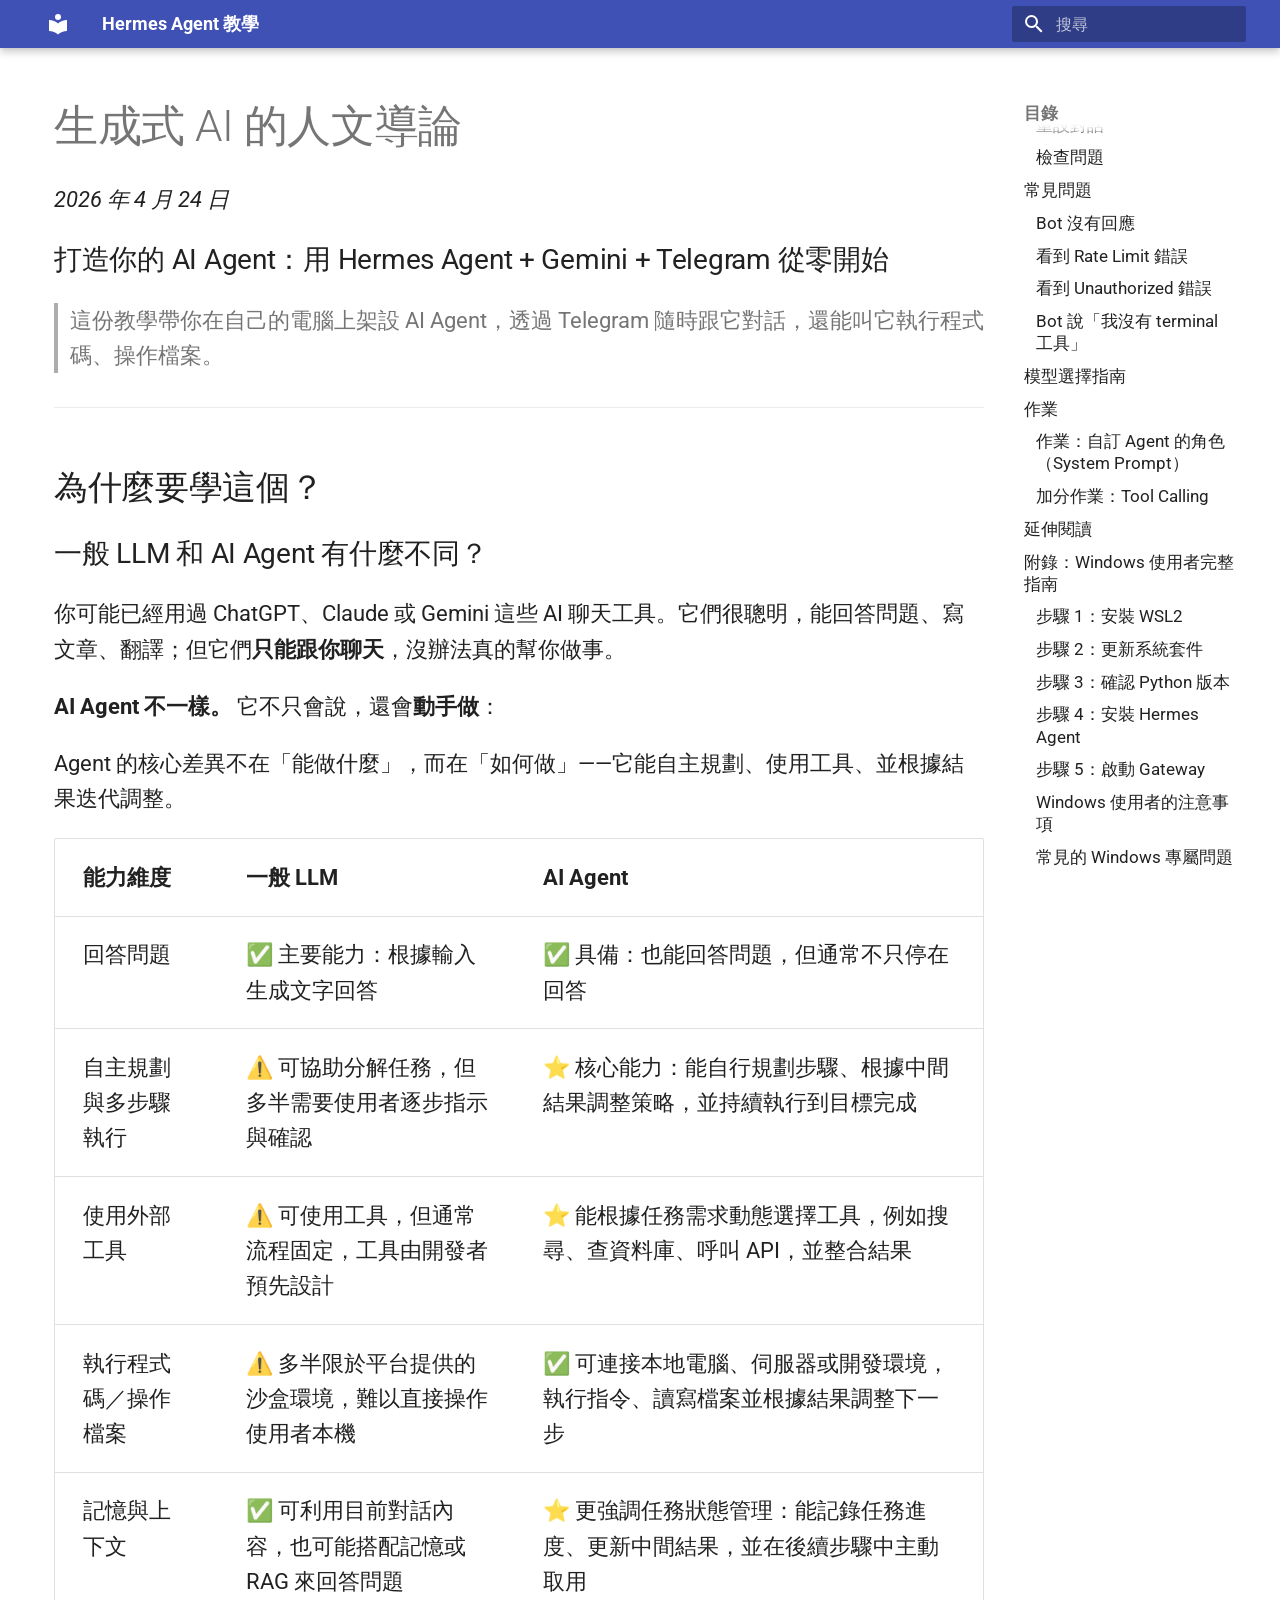
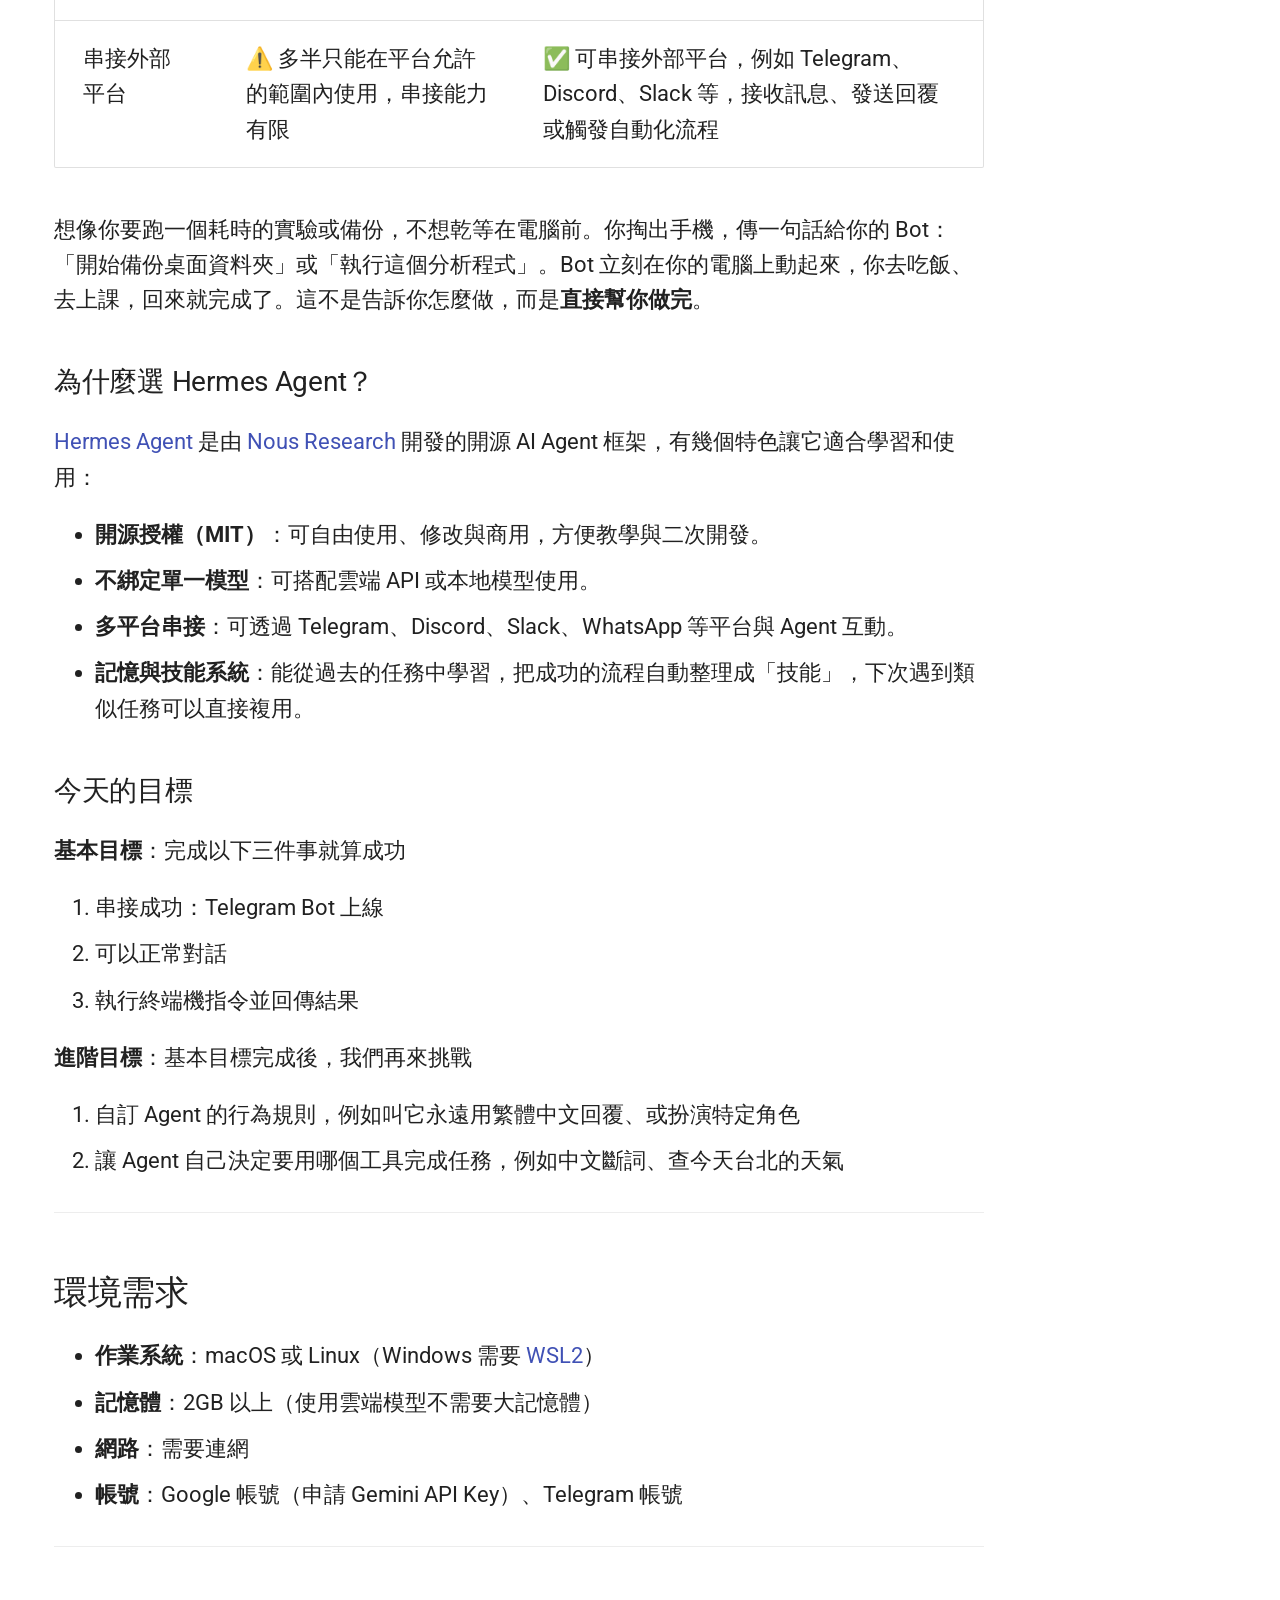
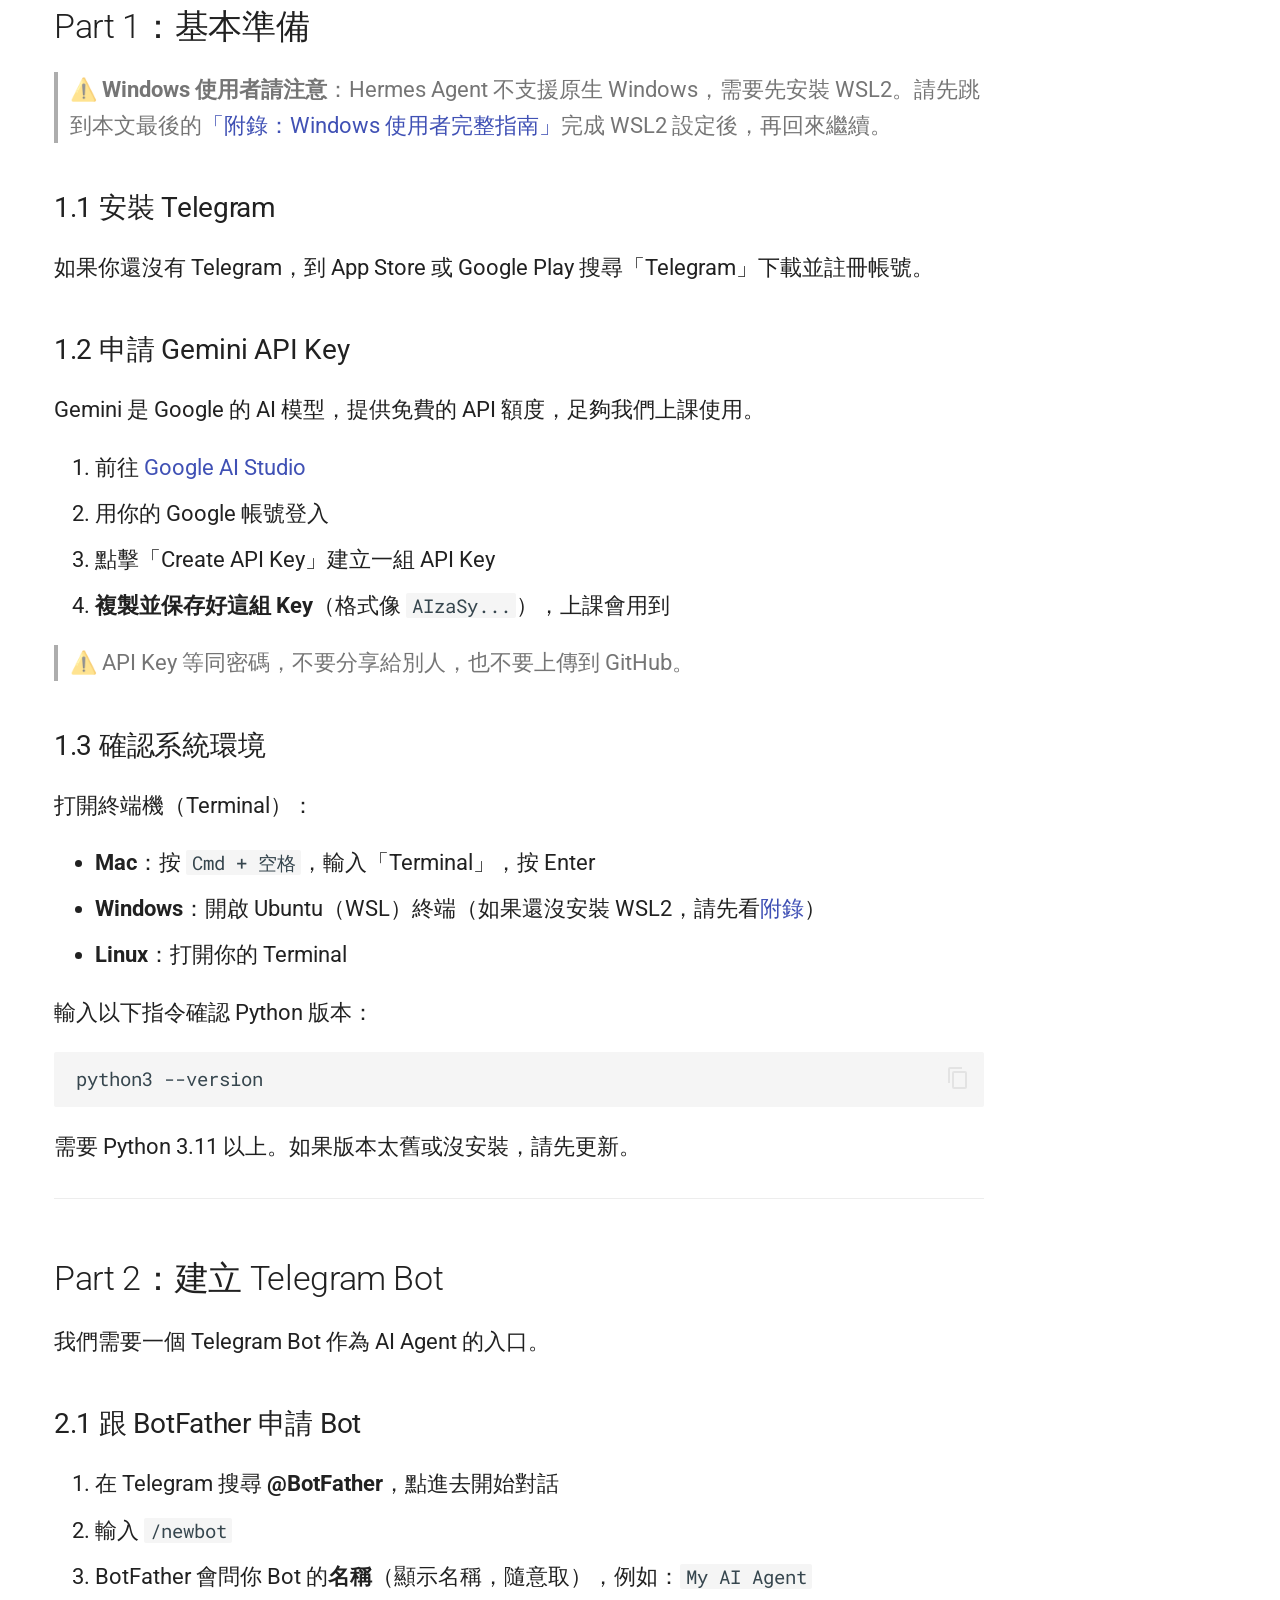
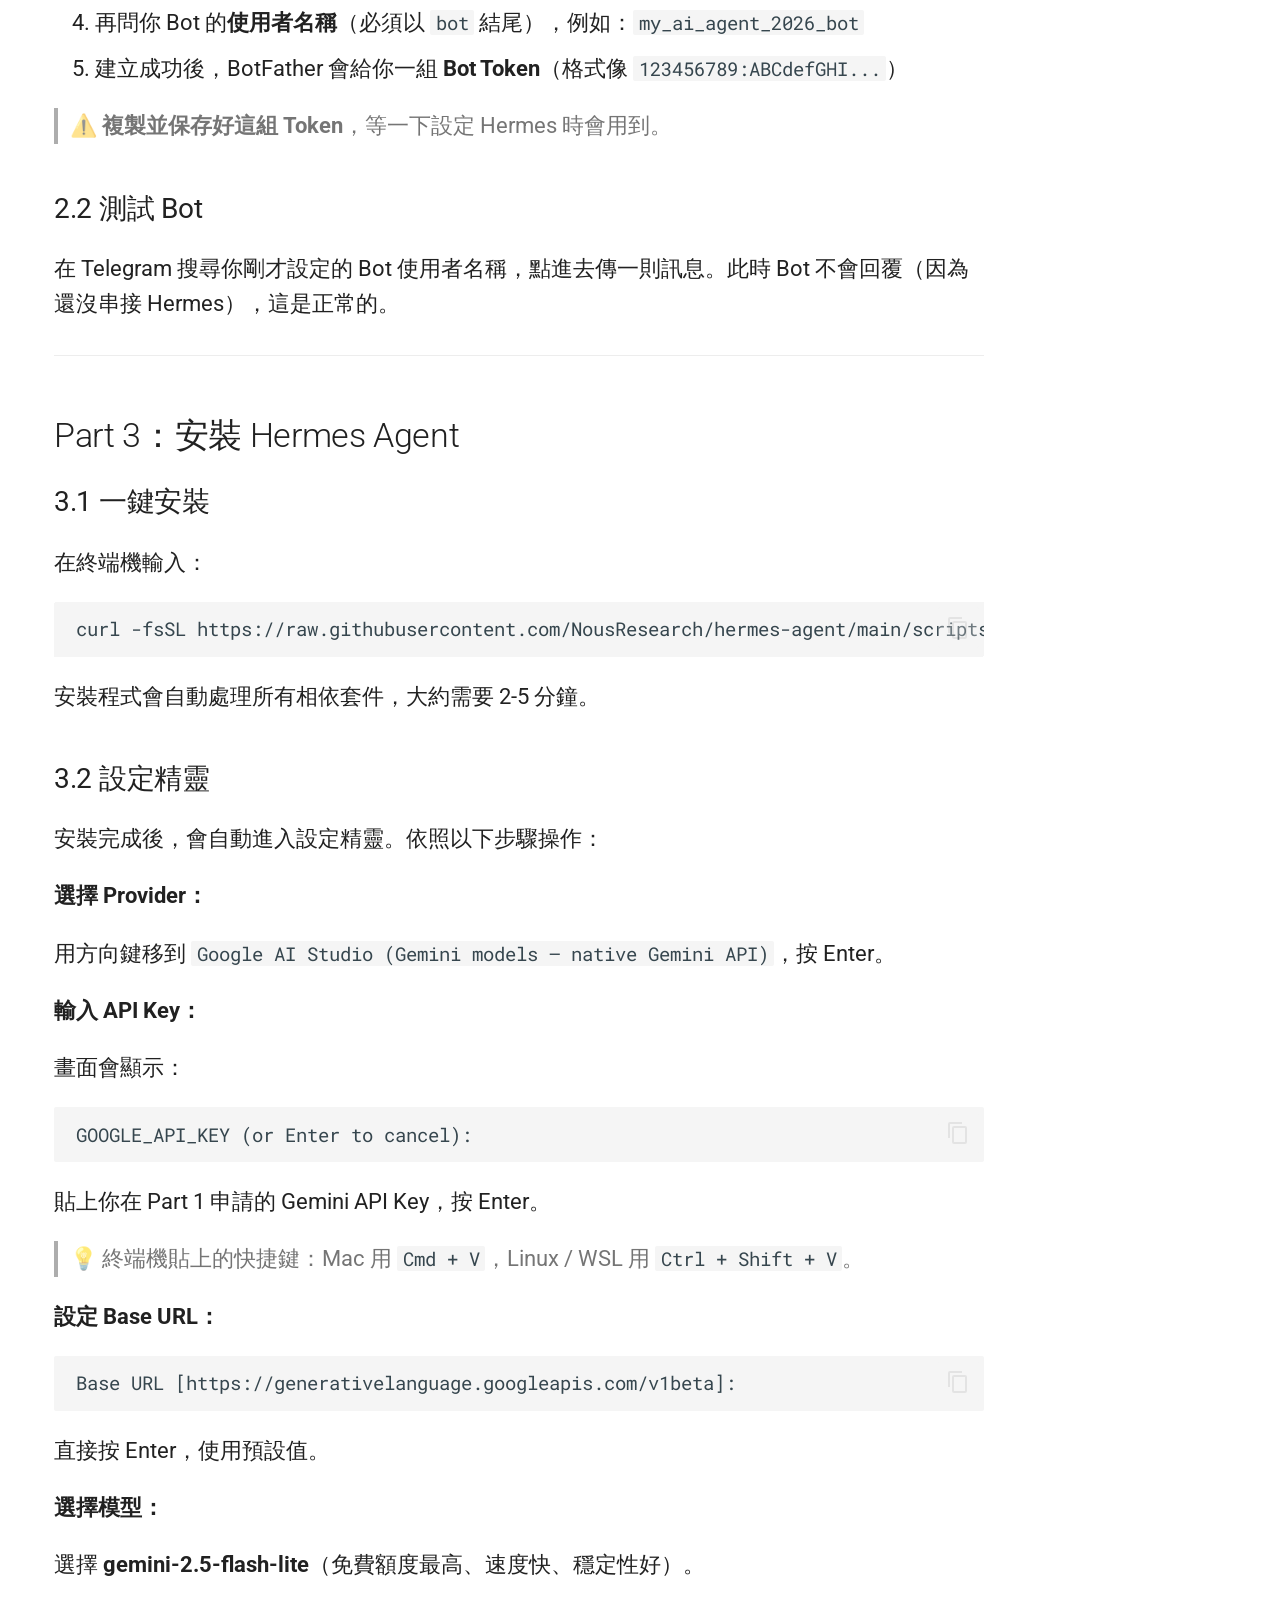
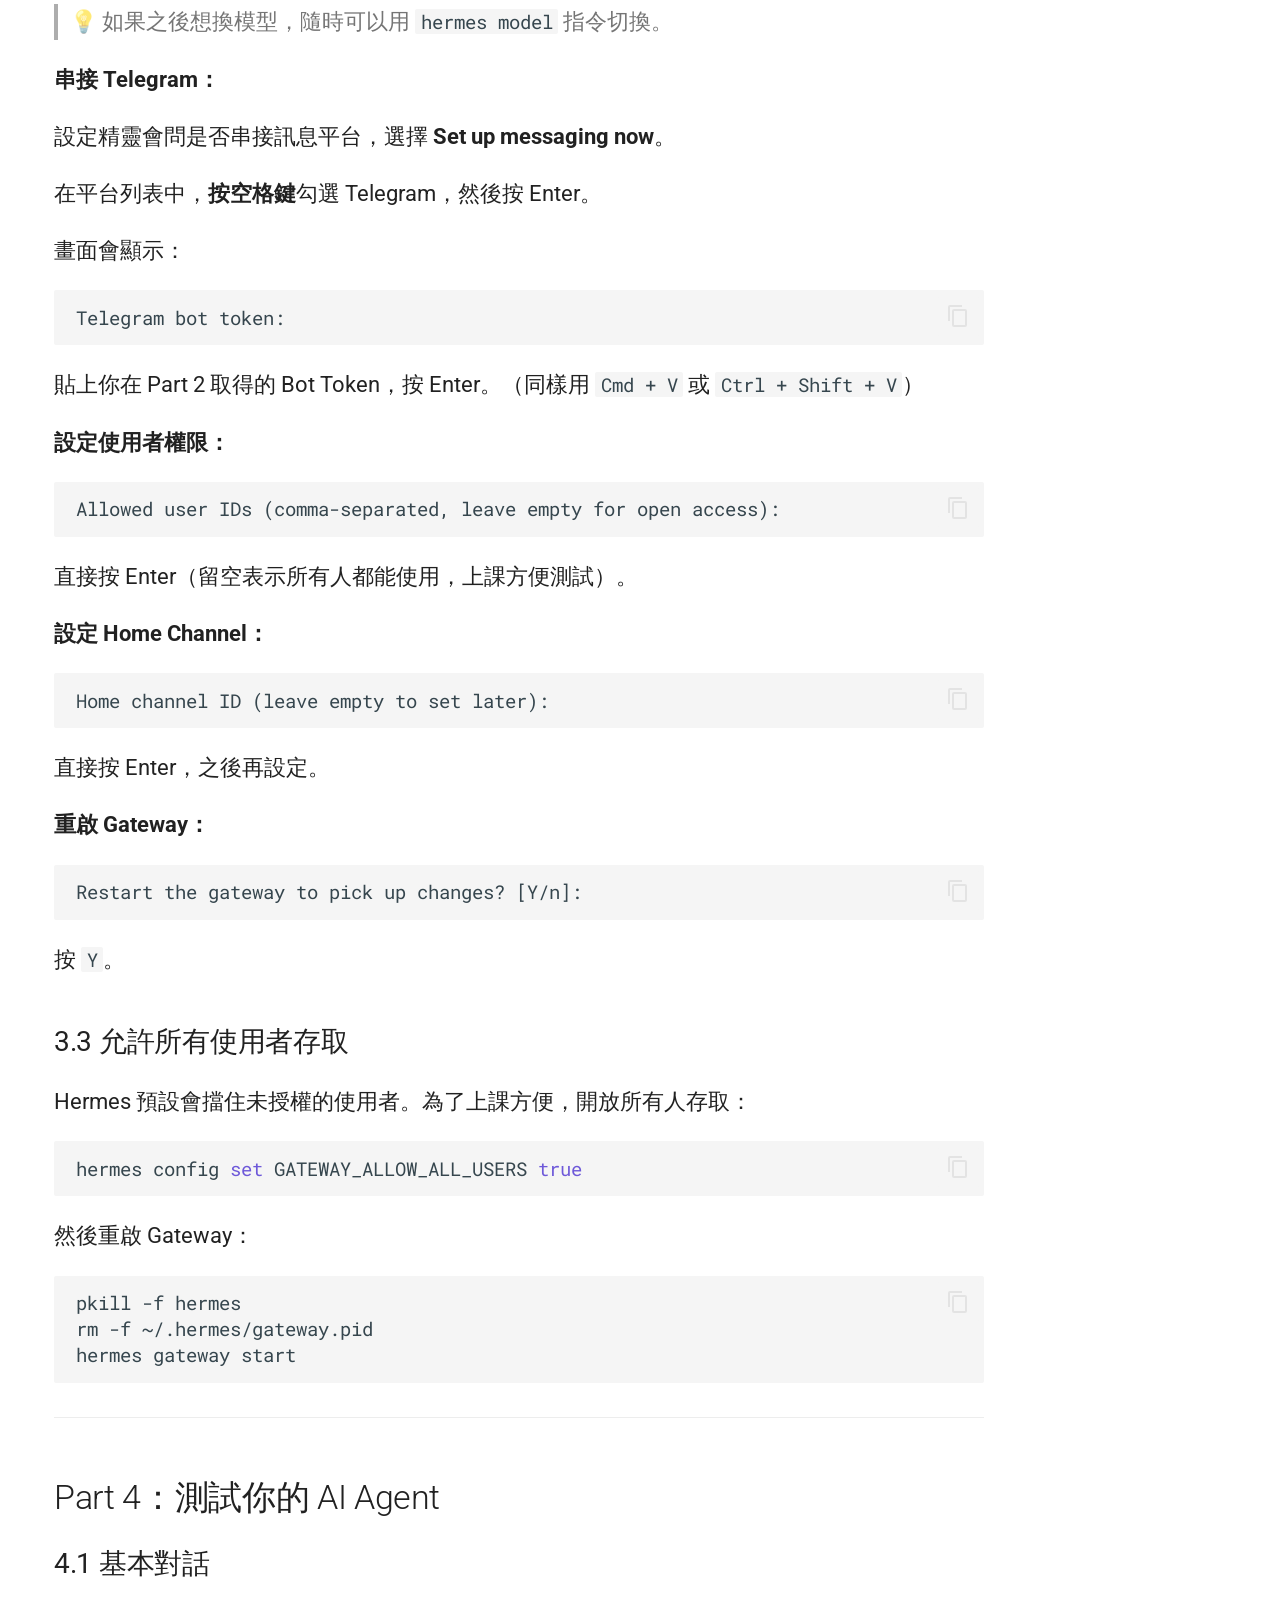
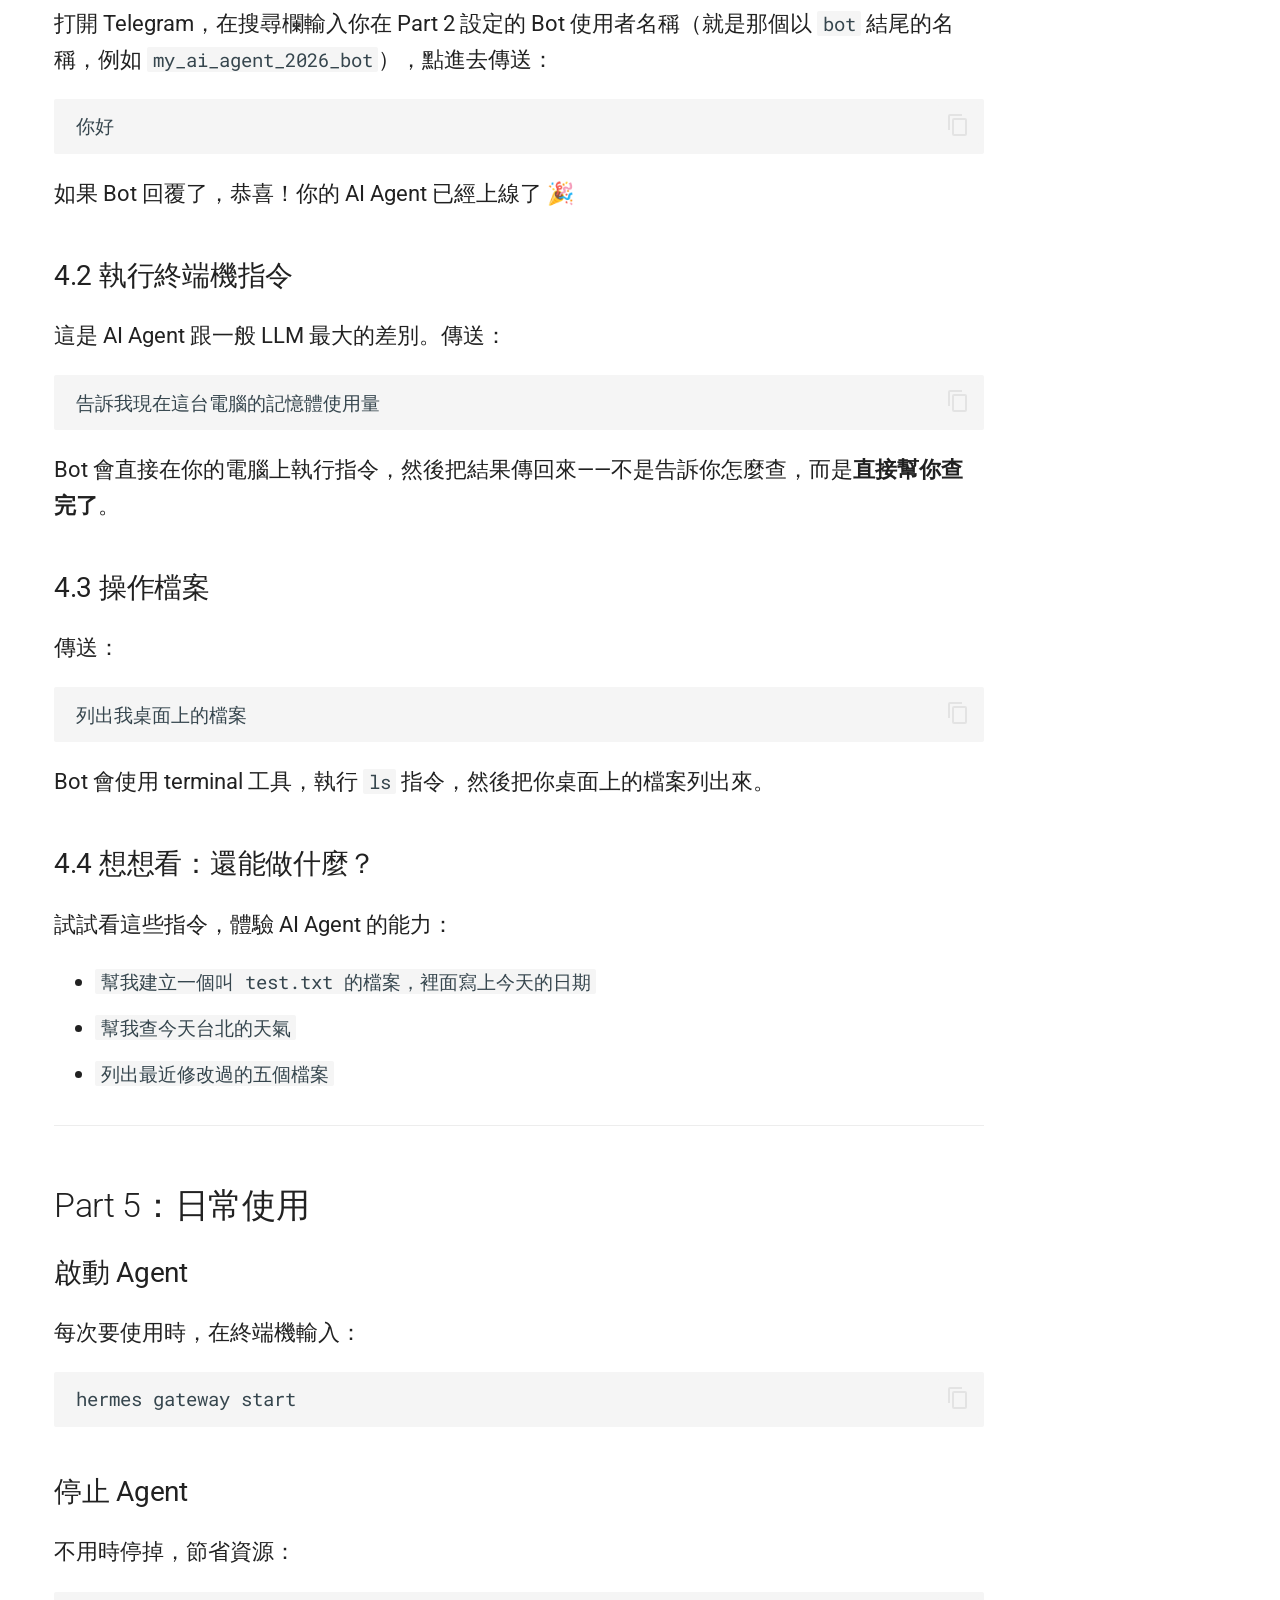
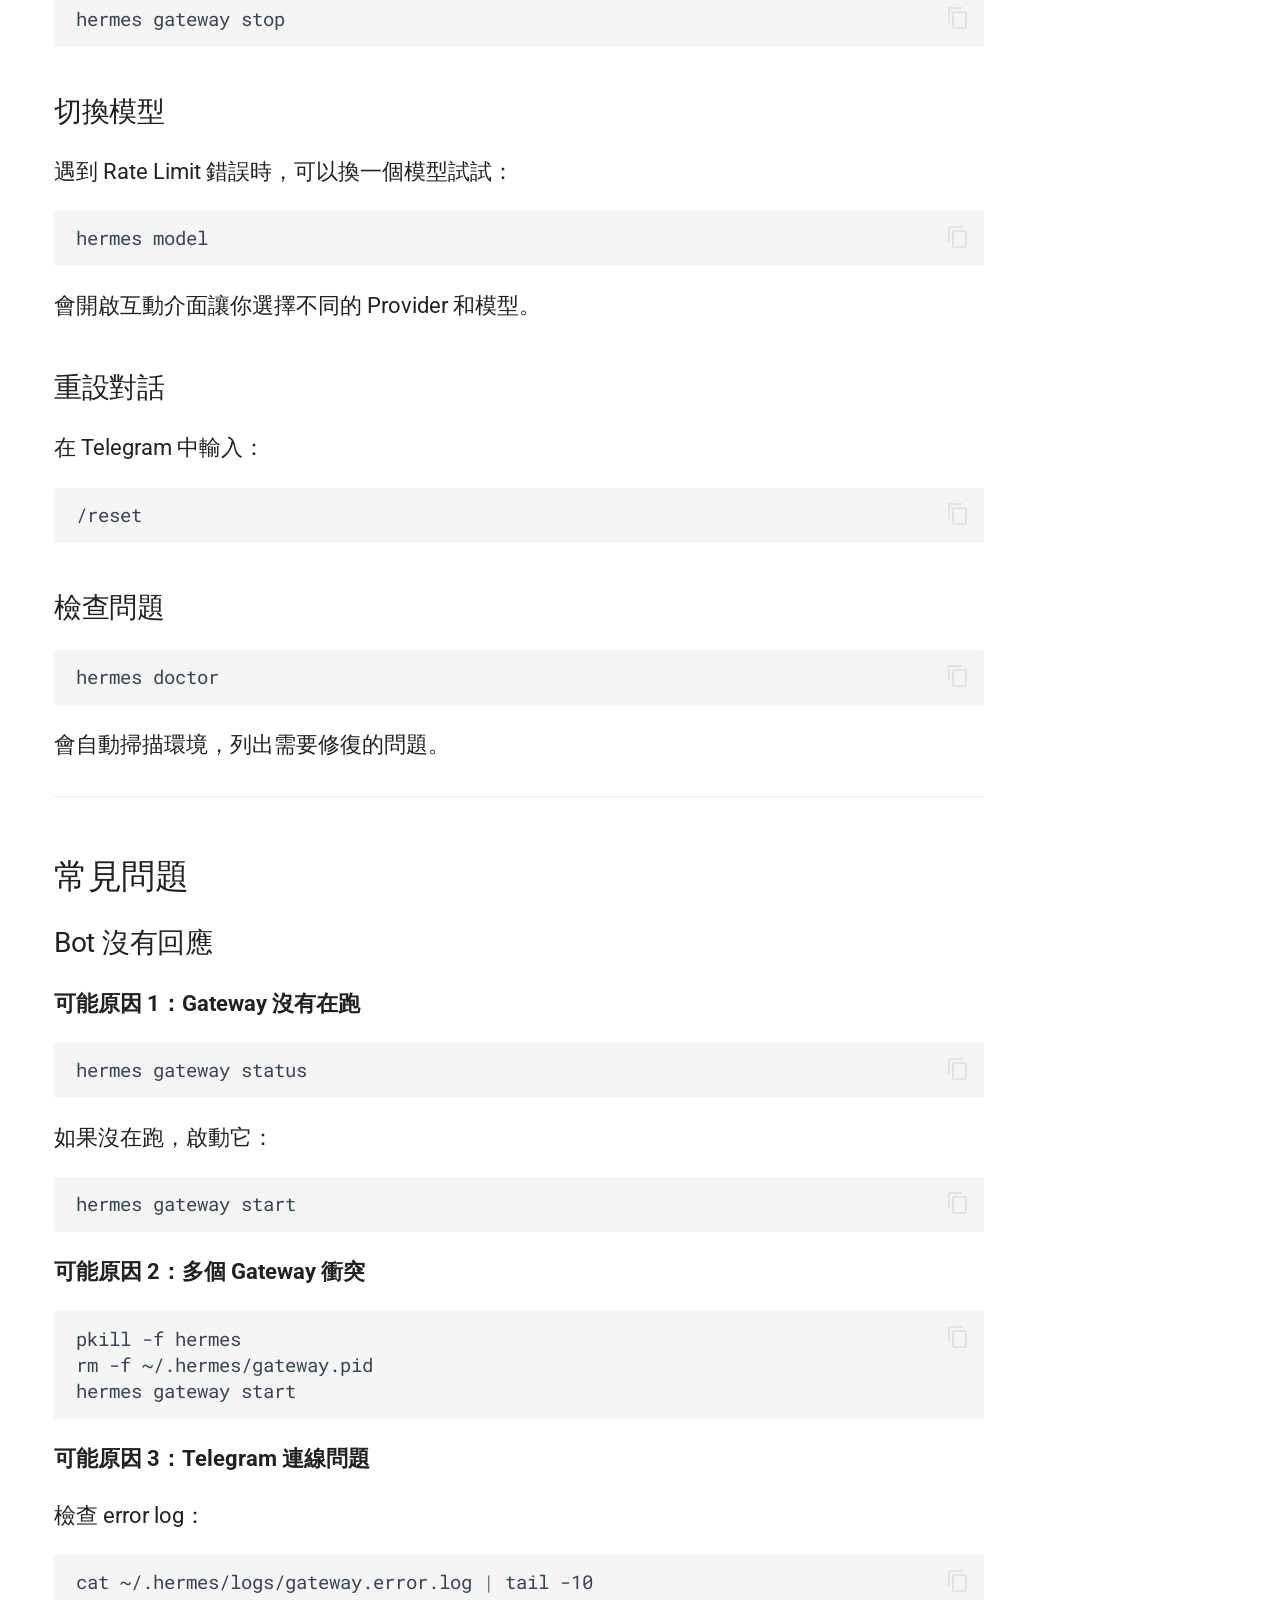
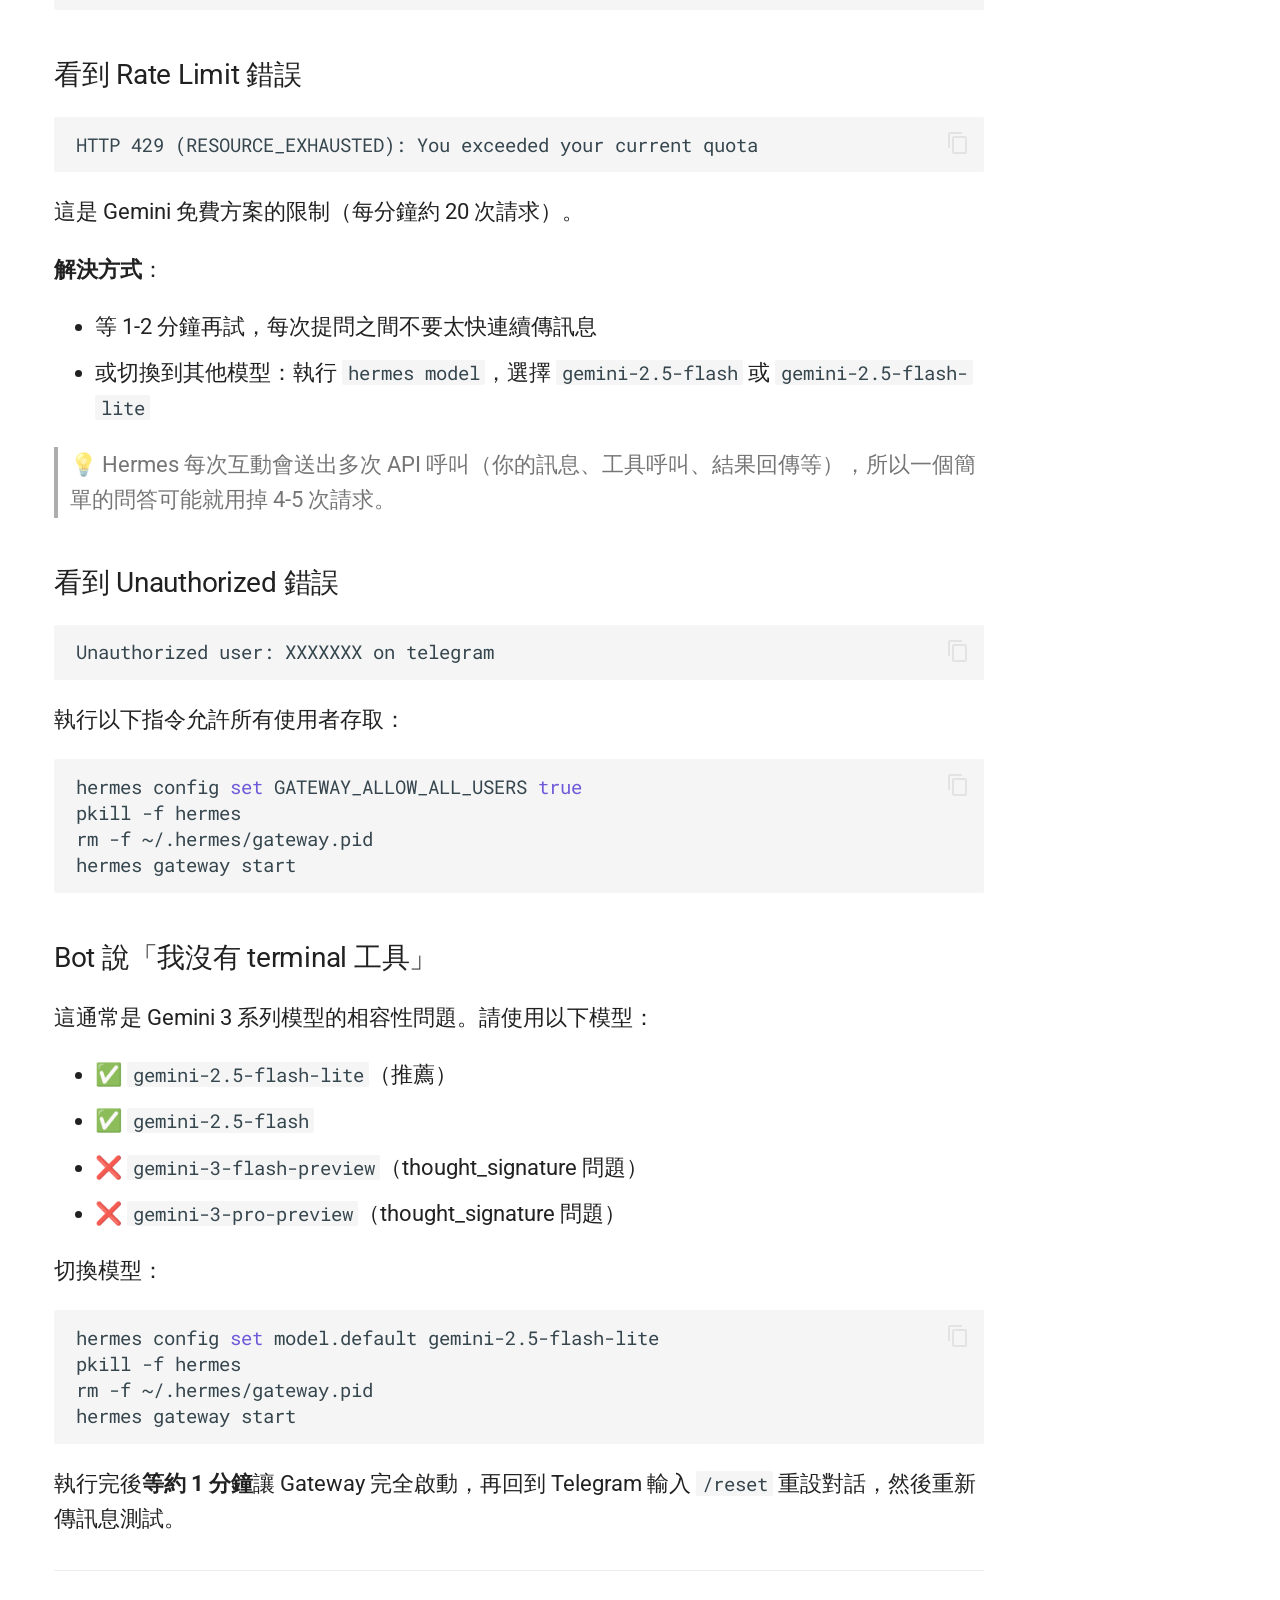
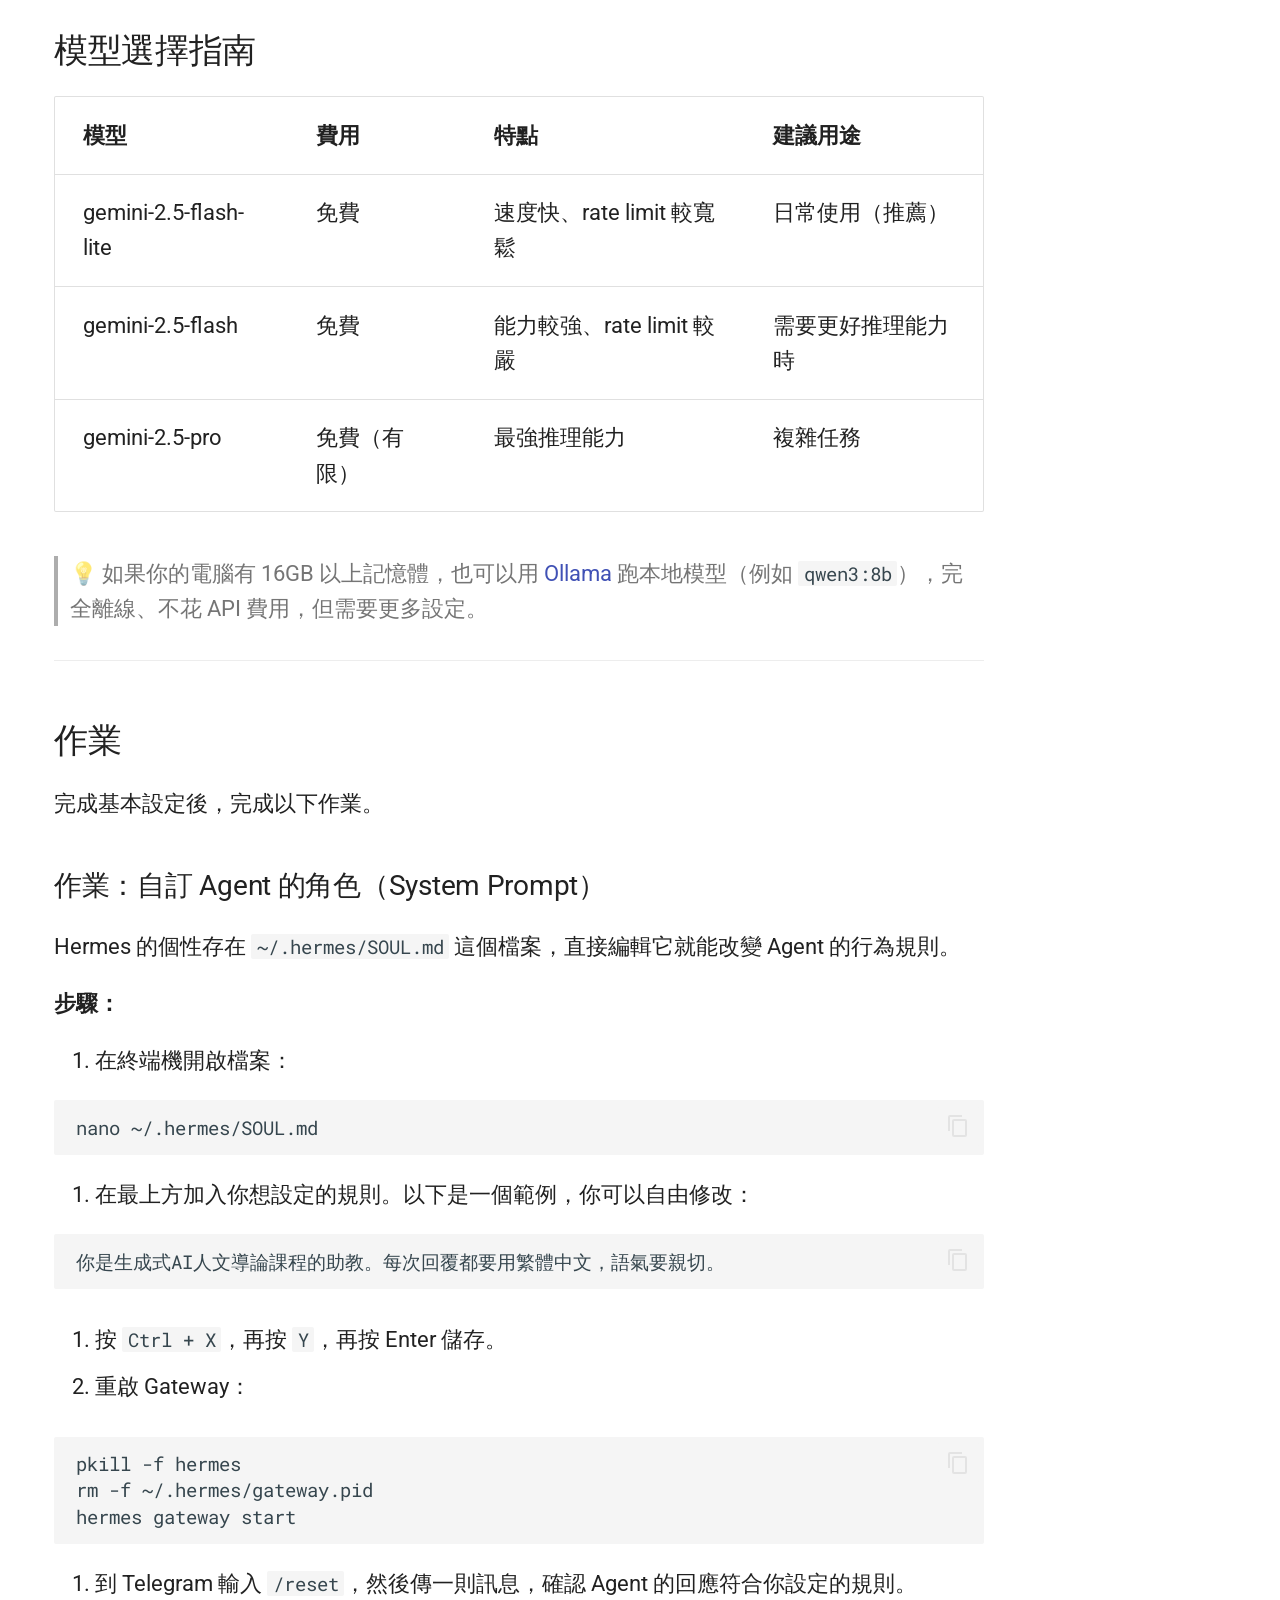
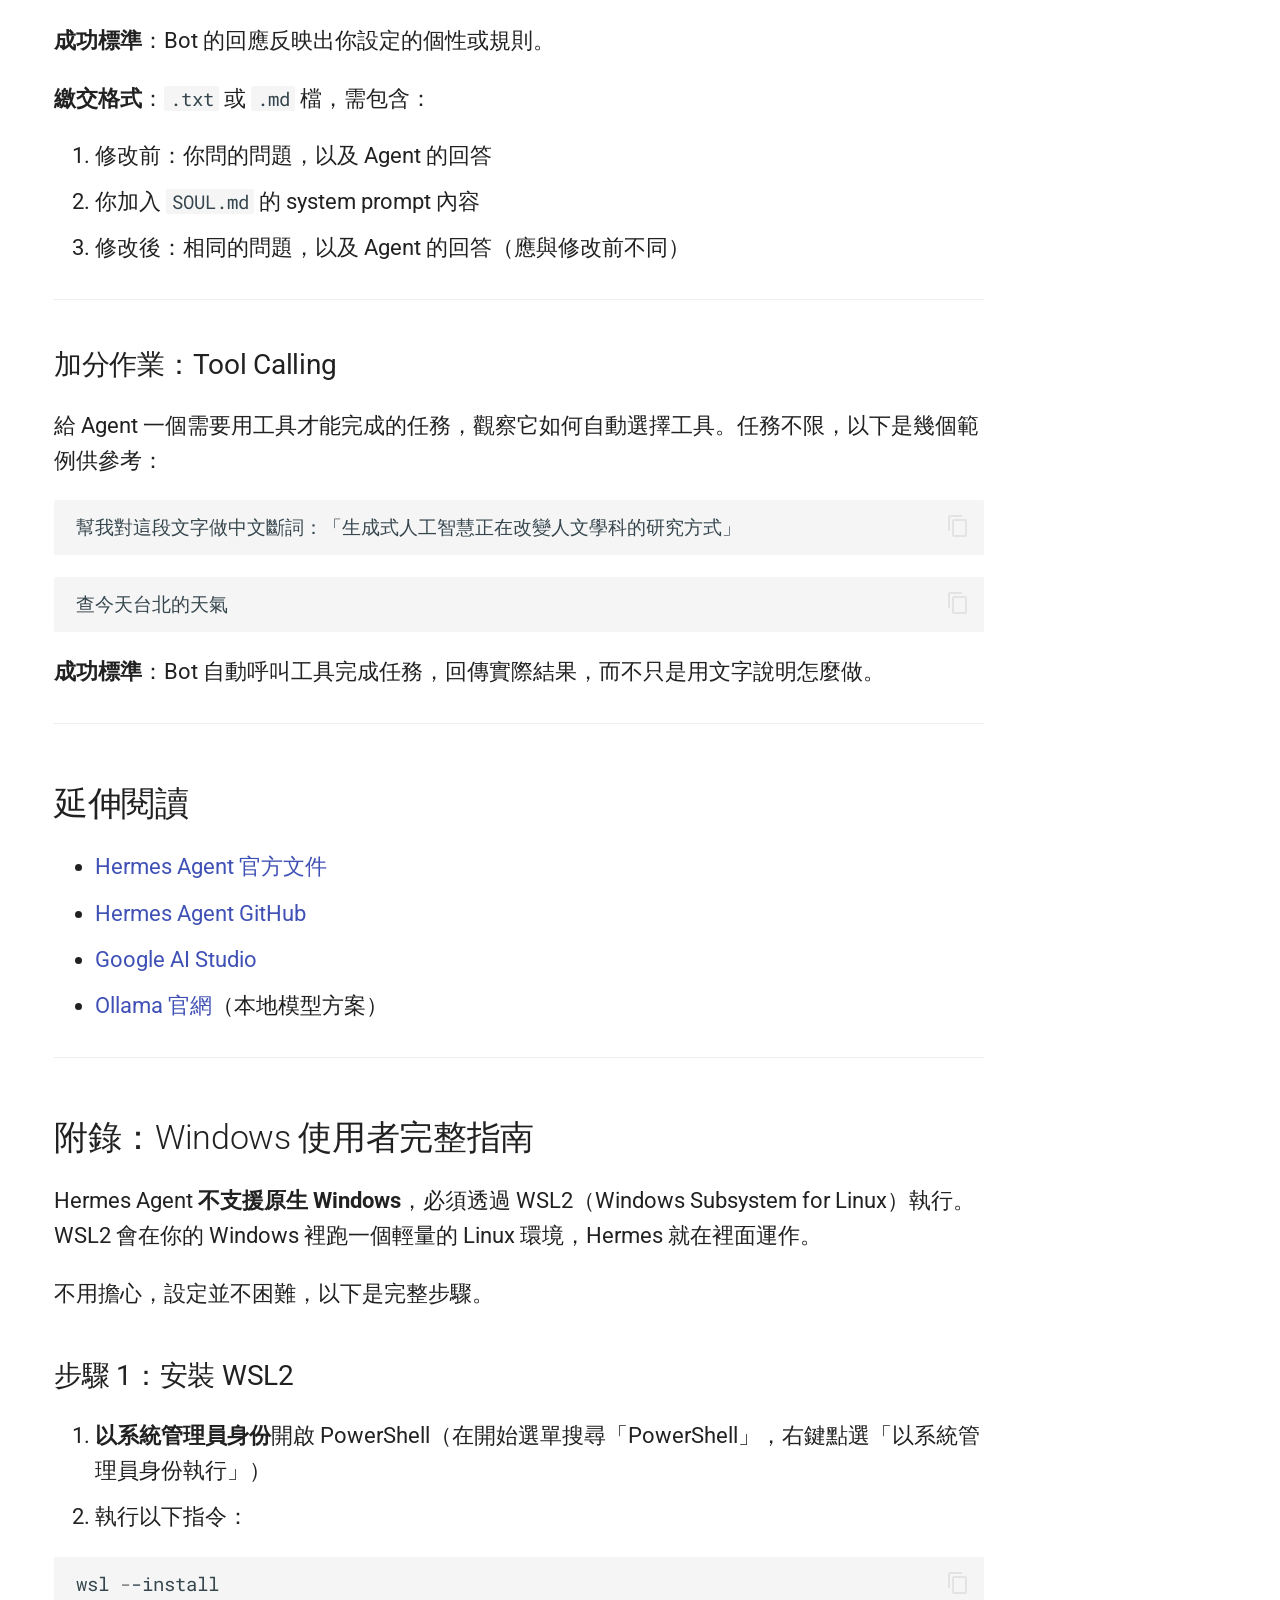
<file: index.html>
<!doctype html>
<html lang="zh-TW" class="no-js">
  <head>
    
      <meta charset="utf-8">
      <meta name="viewport" content="width=device-width,initial-scale=1">
      
        <meta name="description" content="用 Hermes Agent + Gemini + Telegram 從零開始">
      
      
      
        <link rel="canonical" href="https://lopentu.github.io/hermes-agent-tutorial/">
      
      
      
      
        
      
      
      <link rel="icon" href="assets/images/favicon.png">
      <meta name="generator" content="mkdocs-1.6.1, mkdocs-material-9.7.6">
    
    
      
        <title>Hermes Agent 教學</title>
      
    
    
      <link rel="stylesheet" href="assets/stylesheets/main.484c7ddc.min.css">
      
        
        <link rel="stylesheet" href="assets/stylesheets/palette.ab4e12ef.min.css">
      
      


    
    
      
    
    
      
        
        
        <link rel="preconnect" href="https://fonts.gstatic.com" crossorigin>
        <link rel="stylesheet" href="https://fonts.googleapis.com/css?family=Roboto:300,300i,400,400i,700,700i%7CRoboto+Mono:400,400i,700,700i&display=fallback">
        <style>:root{--md-text-font:"Roboto";--md-code-font:"Roboto Mono"}</style>
      
    
    
      <link rel="stylesheet" href="stylesheets/extra.css">
    
    <script>__md_scope=new URL(".",location),__md_hash=e=>[...e].reduce(((e,_)=>(e<<5)-e+_.charCodeAt(0)),0),__md_get=(e,_=localStorage,t=__md_scope)=>JSON.parse(_.getItem(t.pathname+"."+e)),__md_set=(e,_,t=localStorage,a=__md_scope)=>{try{t.setItem(a.pathname+"."+e,JSON.stringify(_))}catch(e){}}</script>
    
      

    
    
  </head>
  
  
    
    
    
    
    
    <body dir="ltr" data-md-color-scheme="default" data-md-color-primary="indigo" data-md-color-accent="indigo">
  
    
    <input class="md-toggle" data-md-toggle="drawer" type="checkbox" id="__drawer" autocomplete="off">
    <input class="md-toggle" data-md-toggle="search" type="checkbox" id="__search" autocomplete="off">
    <label class="md-overlay" for="__drawer"></label>
    <div data-md-component="skip">
      
        
        <a href="#ai" class="md-skip">
          跳轉到
        </a>
      
    </div>
    <div data-md-component="announce">
      
    </div>
    
    
      

  

<header class="md-header md-header--shadow" data-md-component="header">
  <nav class="md-header__inner md-grid" aria-label="頁首">
    <a href="." title="Hermes Agent 教學" class="md-header__button md-logo" aria-label="Hermes Agent 教學" data-md-component="logo">
      
  
  <svg xmlns="http://www.w3.org/2000/svg" viewBox="0 0 24 24"><path d="M12 8a3 3 0 0 0 3-3 3 3 0 0 0-3-3 3 3 0 0 0-3 3 3 3 0 0 0 3 3m0 3.54C9.64 9.35 6.5 8 3 8v11c3.5 0 6.64 1.35 9 3.54 2.36-2.19 5.5-3.54 9-3.54V8c-3.5 0-6.64 1.35-9 3.54"/></svg>

    </a>
    <label class="md-header__button md-icon" for="__drawer">
      
      <svg xmlns="http://www.w3.org/2000/svg" viewBox="0 0 24 24"><path d="M3 6h18v2H3zm0 5h18v2H3zm0 5h18v2H3z"/></svg>
    </label>
    <div class="md-header__title" data-md-component="header-title">
      <div class="md-header__ellipsis">
        <div class="md-header__topic">
          <span class="md-ellipsis">
            Hermes Agent 教學
          </span>
        </div>
        <div class="md-header__topic" data-md-component="header-topic">
          <span class="md-ellipsis">
            
              生成式 AI 的人文導論
            
          </span>
        </div>
      </div>
    </div>
    
      
    
    
    
    
      
      
        <label class="md-header__button md-icon" for="__search">
          
          <svg xmlns="http://www.w3.org/2000/svg" viewBox="0 0 24 24"><path d="M9.5 3A6.5 6.5 0 0 1 16 9.5c0 1.61-.59 3.09-1.56 4.23l.27.27h.79l5 5-1.5 1.5-5-5v-.79l-.27-.27A6.52 6.52 0 0 1 9.5 16 6.5 6.5 0 0 1 3 9.5 6.5 6.5 0 0 1 9.5 3m0 2C7 5 5 7 5 9.5S7 14 9.5 14 14 12 14 9.5 12 5 9.5 5"/></svg>
        </label>
        <div class="md-search" data-md-component="search" role="dialog">
  <label class="md-search__overlay" for="__search"></label>
  <div class="md-search__inner" role="search">
    <form class="md-search__form" name="search">
      <input type="text" class="md-search__input" name="query" aria-label="搜尋" placeholder="搜尋" autocapitalize="off" autocorrect="off" autocomplete="off" spellcheck="false" data-md-component="search-query" required>
      <label class="md-search__icon md-icon" for="__search">
        
        <svg xmlns="http://www.w3.org/2000/svg" viewBox="0 0 24 24"><path d="M9.5 3A6.5 6.5 0 0 1 16 9.5c0 1.61-.59 3.09-1.56 4.23l.27.27h.79l5 5-1.5 1.5-5-5v-.79l-.27-.27A6.52 6.52 0 0 1 9.5 16 6.5 6.5 0 0 1 3 9.5 6.5 6.5 0 0 1 9.5 3m0 2C7 5 5 7 5 9.5S7 14 9.5 14 14 12 14 9.5 12 5 9.5 5"/></svg>
        
        <svg xmlns="http://www.w3.org/2000/svg" viewBox="0 0 24 24"><path d="M20 11v2H8l5.5 5.5-1.42 1.42L4.16 12l7.92-7.92L13.5 5.5 8 11z"/></svg>
      </label>
      <nav class="md-search__options" aria-label="搜尋">
        
        <button type="reset" class="md-search__icon md-icon" title="清除" aria-label="清除" tabindex="-1">
          
          <svg xmlns="http://www.w3.org/2000/svg" viewBox="0 0 24 24"><path d="M19 6.41 17.59 5 12 10.59 6.41 5 5 6.41 10.59 12 5 17.59 6.41 19 12 13.41 17.59 19 19 17.59 13.41 12z"/></svg>
        </button>
      </nav>
      
    </form>
    <div class="md-search__output">
      <div class="md-search__scrollwrap" tabindex="0" data-md-scrollfix>
        <div class="md-search-result" data-md-component="search-result">
          <div class="md-search-result__meta">
            正在初始化搜尋引擎
          </div>
          <ol class="md-search-result__list" role="presentation"></ol>
        </div>
      </div>
    </div>
  </div>
</div>
      
    
    
  </nav>
  
</header>
    
    <div class="md-container" data-md-component="container">
      
      
        
          
        
      
      <main class="md-main" data-md-component="main">
        <div class="md-main__inner md-grid">
          
            
              
              <div class="md-sidebar md-sidebar--primary" data-md-component="sidebar" data-md-type="navigation" >
                <div class="md-sidebar__scrollwrap">
                  <div class="md-sidebar__inner">
                    



<nav class="md-nav md-nav--primary" aria-label="導覽列" data-md-level="0">
  <label class="md-nav__title" for="__drawer">
    <a href="." title="Hermes Agent 教學" class="md-nav__button md-logo" aria-label="Hermes Agent 教學" data-md-component="logo">
      
  
  <svg xmlns="http://www.w3.org/2000/svg" viewBox="0 0 24 24"><path d="M12 8a3 3 0 0 0 3-3 3 3 0 0 0-3-3 3 3 0 0 0-3 3 3 3 0 0 0 3 3m0 3.54C9.64 9.35 6.5 8 3 8v11c3.5 0 6.64 1.35 9 3.54 2.36-2.19 5.5-3.54 9-3.54V8c-3.5 0-6.64 1.35-9 3.54"/></svg>

    </a>
    Hermes Agent 教學
  </label>
  
  <ul class="md-nav__list" data-md-scrollfix>
    
      
      
  
  
    
  
  
  
    <li class="md-nav__item md-nav__item--active">
      
      <input class="md-nav__toggle md-toggle" type="checkbox" id="__toc">
      
      
        
      
      
        <label class="md-nav__link md-nav__link--active" for="__toc">
          
  
  
  <span class="md-ellipsis">
    
  
    生成式 AI 的人文導論
  

    
  </span>
  
  

          <span class="md-nav__icon md-icon"></span>
        </label>
      
      <a href="." class="md-nav__link md-nav__link--active">
        
  
  
  <span class="md-ellipsis">
    
  
    生成式 AI 的人文導論
  

    
  </span>
  
  

      </a>
      
        

  

<nav class="md-nav md-nav--secondary" aria-label="目錄">
  
  
  
    
  
  
    <label class="md-nav__title" for="__toc">
      <span class="md-nav__icon md-icon"></span>
      目錄
    </label>
    <ul class="md-nav__list" data-md-component="toc" data-md-scrollfix>
      
        <li class="md-nav__item">
  <a href="#ai-agent-hermes-agent-gemini-telegram" class="md-nav__link">
    <span class="md-ellipsis">
      
        打造你的 AI Agent：用 Hermes Agent + Gemini + Telegram 從零開始
      
    </span>
  </a>
  
</li>
      
        <li class="md-nav__item">
  <a href="#_1" class="md-nav__link">
    <span class="md-ellipsis">
      
        為什麼要學這個？
      
    </span>
  </a>
  
    <nav class="md-nav" aria-label="為什麼要學這個？">
      <ul class="md-nav__list">
        
          <li class="md-nav__item">
  <a href="#llm-ai-agent" class="md-nav__link">
    <span class="md-ellipsis">
      
        一般 LLM 和 AI Agent 有什麼不同？
      
    </span>
  </a>
  
</li>
        
          <li class="md-nav__item">
  <a href="#hermes-agent" class="md-nav__link">
    <span class="md-ellipsis">
      
        為什麼選 Hermes Agent？
      
    </span>
  </a>
  
</li>
        
          <li class="md-nav__item">
  <a href="#_2" class="md-nav__link">
    <span class="md-ellipsis">
      
        今天的目標
      
    </span>
  </a>
  
</li>
        
      </ul>
    </nav>
  
</li>
      
        <li class="md-nav__item">
  <a href="#_3" class="md-nav__link">
    <span class="md-ellipsis">
      
        環境需求
      
    </span>
  </a>
  
</li>
      
        <li class="md-nav__item">
  <a href="#part-1" class="md-nav__link">
    <span class="md-ellipsis">
      
        Part 1：基本準備
      
    </span>
  </a>
  
    <nav class="md-nav" aria-label="Part 1：基本準備">
      <ul class="md-nav__list">
        
          <li class="md-nav__item">
  <a href="#11-telegram" class="md-nav__link">
    <span class="md-ellipsis">
      
        1.1 安裝 Telegram
      
    </span>
  </a>
  
</li>
        
          <li class="md-nav__item">
  <a href="#12-gemini-api-key" class="md-nav__link">
    <span class="md-ellipsis">
      
        1.2 申請 Gemini API Key
      
    </span>
  </a>
  
</li>
        
          <li class="md-nav__item">
  <a href="#13" class="md-nav__link">
    <span class="md-ellipsis">
      
        1.3 確認系統環境
      
    </span>
  </a>
  
</li>
        
      </ul>
    </nav>
  
</li>
      
        <li class="md-nav__item">
  <a href="#part-2-telegram-bot" class="md-nav__link">
    <span class="md-ellipsis">
      
        Part 2：建立 Telegram Bot
      
    </span>
  </a>
  
    <nav class="md-nav" aria-label="Part 2：建立 Telegram Bot">
      <ul class="md-nav__list">
        
          <li class="md-nav__item">
  <a href="#21-botfather-bot" class="md-nav__link">
    <span class="md-ellipsis">
      
        2.1 跟 BotFather 申請 Bot
      
    </span>
  </a>
  
</li>
        
          <li class="md-nav__item">
  <a href="#22-bot" class="md-nav__link">
    <span class="md-ellipsis">
      
        2.2 測試 Bot
      
    </span>
  </a>
  
</li>
        
      </ul>
    </nav>
  
</li>
      
        <li class="md-nav__item">
  <a href="#part-3-hermes-agent" class="md-nav__link">
    <span class="md-ellipsis">
      
        Part 3：安裝 Hermes Agent
      
    </span>
  </a>
  
    <nav class="md-nav" aria-label="Part 3：安裝 Hermes Agent">
      <ul class="md-nav__list">
        
          <li class="md-nav__item">
  <a href="#31" class="md-nav__link">
    <span class="md-ellipsis">
      
        3.1 一鍵安裝
      
    </span>
  </a>
  
</li>
        
          <li class="md-nav__item">
  <a href="#32" class="md-nav__link">
    <span class="md-ellipsis">
      
        3.2 設定精靈
      
    </span>
  </a>
  
</li>
        
          <li class="md-nav__item">
  <a href="#33" class="md-nav__link">
    <span class="md-ellipsis">
      
        3.3 允許所有使用者存取
      
    </span>
  </a>
  
</li>
        
      </ul>
    </nav>
  
</li>
      
        <li class="md-nav__item">
  <a href="#part-4-ai-agent" class="md-nav__link">
    <span class="md-ellipsis">
      
        Part 4：測試你的 AI Agent
      
    </span>
  </a>
  
    <nav class="md-nav" aria-label="Part 4：測試你的 AI Agent">
      <ul class="md-nav__list">
        
          <li class="md-nav__item">
  <a href="#41" class="md-nav__link">
    <span class="md-ellipsis">
      
        4.1 基本對話
      
    </span>
  </a>
  
</li>
        
          <li class="md-nav__item">
  <a href="#42" class="md-nav__link">
    <span class="md-ellipsis">
      
        4.2 執行終端機指令
      
    </span>
  </a>
  
</li>
        
          <li class="md-nav__item">
  <a href="#43" class="md-nav__link">
    <span class="md-ellipsis">
      
        4.3 操作檔案
      
    </span>
  </a>
  
</li>
        
          <li class="md-nav__item">
  <a href="#44" class="md-nav__link">
    <span class="md-ellipsis">
      
        4.4 想想看：還能做什麼？
      
    </span>
  </a>
  
</li>
        
      </ul>
    </nav>
  
</li>
      
        <li class="md-nav__item">
  <a href="#part-5" class="md-nav__link">
    <span class="md-ellipsis">
      
        Part 5：日常使用
      
    </span>
  </a>
  
    <nav class="md-nav" aria-label="Part 5：日常使用">
      <ul class="md-nav__list">
        
          <li class="md-nav__item">
  <a href="#agent" class="md-nav__link">
    <span class="md-ellipsis">
      
        啟動 Agent
      
    </span>
  </a>
  
</li>
        
          <li class="md-nav__item">
  <a href="#agent_1" class="md-nav__link">
    <span class="md-ellipsis">
      
        停止 Agent
      
    </span>
  </a>
  
</li>
        
          <li class="md-nav__item">
  <a href="#_4" class="md-nav__link">
    <span class="md-ellipsis">
      
        切換模型
      
    </span>
  </a>
  
</li>
        
          <li class="md-nav__item">
  <a href="#_5" class="md-nav__link">
    <span class="md-ellipsis">
      
        重設對話
      
    </span>
  </a>
  
</li>
        
          <li class="md-nav__item">
  <a href="#_6" class="md-nav__link">
    <span class="md-ellipsis">
      
        檢查問題
      
    </span>
  </a>
  
</li>
        
      </ul>
    </nav>
  
</li>
      
        <li class="md-nav__item">
  <a href="#_7" class="md-nav__link">
    <span class="md-ellipsis">
      
        常見問題
      
    </span>
  </a>
  
    <nav class="md-nav" aria-label="常見問題">
      <ul class="md-nav__list">
        
          <li class="md-nav__item">
  <a href="#bot" class="md-nav__link">
    <span class="md-ellipsis">
      
        Bot 沒有回應
      
    </span>
  </a>
  
</li>
        
          <li class="md-nav__item">
  <a href="#rate-limit" class="md-nav__link">
    <span class="md-ellipsis">
      
        看到 Rate Limit 錯誤
      
    </span>
  </a>
  
</li>
        
          <li class="md-nav__item">
  <a href="#unauthorized" class="md-nav__link">
    <span class="md-ellipsis">
      
        看到 Unauthorized 錯誤
      
    </span>
  </a>
  
</li>
        
          <li class="md-nav__item">
  <a href="#bot-terminal" class="md-nav__link">
    <span class="md-ellipsis">
      
        Bot 說「我沒有 terminal 工具」
      
    </span>
  </a>
  
</li>
        
      </ul>
    </nav>
  
</li>
      
        <li class="md-nav__item">
  <a href="#_8" class="md-nav__link">
    <span class="md-ellipsis">
      
        模型選擇指南
      
    </span>
  </a>
  
</li>
      
        <li class="md-nav__item">
  <a href="#_9" class="md-nav__link">
    <span class="md-ellipsis">
      
        作業
      
    </span>
  </a>
  
    <nav class="md-nav" aria-label="作業">
      <ul class="md-nav__list">
        
          <li class="md-nav__item">
  <a href="#agent-system-prompt" class="md-nav__link">
    <span class="md-ellipsis">
      
        作業：自訂 Agent 的角色（System Prompt）
      
    </span>
  </a>
  
</li>
        
          <li class="md-nav__item">
  <a href="#tool-calling" class="md-nav__link">
    <span class="md-ellipsis">
      
        加分作業：Tool Calling
      
    </span>
  </a>
  
</li>
        
      </ul>
    </nav>
  
</li>
      
        <li class="md-nav__item">
  <a href="#_10" class="md-nav__link">
    <span class="md-ellipsis">
      
        延伸閱讀
      
    </span>
  </a>
  
</li>
      
        <li class="md-nav__item">
  <a href="#windows" class="md-nav__link">
    <span class="md-ellipsis">
      
        附錄：Windows 使用者完整指南
      
    </span>
  </a>
  
    <nav class="md-nav" aria-label="附錄：Windows 使用者完整指南">
      <ul class="md-nav__list">
        
          <li class="md-nav__item">
  <a href="#1-wsl2" class="md-nav__link">
    <span class="md-ellipsis">
      
        步驟 1：安裝 WSL2
      
    </span>
  </a>
  
</li>
        
          <li class="md-nav__item">
  <a href="#2" class="md-nav__link">
    <span class="md-ellipsis">
      
        步驟 2：更新系統套件
      
    </span>
  </a>
  
</li>
        
          <li class="md-nav__item">
  <a href="#3-python" class="md-nav__link">
    <span class="md-ellipsis">
      
        步驟 3：確認 Python 版本
      
    </span>
  </a>
  
</li>
        
          <li class="md-nav__item">
  <a href="#4-hermes-agent" class="md-nav__link">
    <span class="md-ellipsis">
      
        步驟 4：安裝 Hermes Agent
      
    </span>
  </a>
  
</li>
        
          <li class="md-nav__item">
  <a href="#5-gateway" class="md-nav__link">
    <span class="md-ellipsis">
      
        步驟 5：啟動 Gateway
      
    </span>
  </a>
  
</li>
        
          <li class="md-nav__item">
  <a href="#windows_1" class="md-nav__link">
    <span class="md-ellipsis">
      
        Windows 使用者的注意事項
      
    </span>
  </a>
  
</li>
        
          <li class="md-nav__item">
  <a href="#windows_2" class="md-nav__link">
    <span class="md-ellipsis">
      
        常見的 Windows 專屬問題
      
    </span>
  </a>
  
</li>
        
      </ul>
    </nav>
  
</li>
      
    </ul>
  
</nav>
      
    </li>
  

    
  </ul>
</nav>
                  </div>
                </div>
              </div>
            
            
              
              <div class="md-sidebar md-sidebar--secondary" data-md-component="sidebar" data-md-type="toc" >
                <div class="md-sidebar__scrollwrap">
                  <div class="md-sidebar__inner">
                    

  

<nav class="md-nav md-nav--secondary" aria-label="目錄">
  
  
  
    
  
  
    <label class="md-nav__title" for="__toc">
      <span class="md-nav__icon md-icon"></span>
      目錄
    </label>
    <ul class="md-nav__list" data-md-component="toc" data-md-scrollfix>
      
        <li class="md-nav__item">
  <a href="#ai-agent-hermes-agent-gemini-telegram" class="md-nav__link">
    <span class="md-ellipsis">
      
        打造你的 AI Agent：用 Hermes Agent + Gemini + Telegram 從零開始
      
    </span>
  </a>
  
</li>
      
        <li class="md-nav__item">
  <a href="#_1" class="md-nav__link">
    <span class="md-ellipsis">
      
        為什麼要學這個？
      
    </span>
  </a>
  
    <nav class="md-nav" aria-label="為什麼要學這個？">
      <ul class="md-nav__list">
        
          <li class="md-nav__item">
  <a href="#llm-ai-agent" class="md-nav__link">
    <span class="md-ellipsis">
      
        一般 LLM 和 AI Agent 有什麼不同？
      
    </span>
  </a>
  
</li>
        
          <li class="md-nav__item">
  <a href="#hermes-agent" class="md-nav__link">
    <span class="md-ellipsis">
      
        為什麼選 Hermes Agent？
      
    </span>
  </a>
  
</li>
        
          <li class="md-nav__item">
  <a href="#_2" class="md-nav__link">
    <span class="md-ellipsis">
      
        今天的目標
      
    </span>
  </a>
  
</li>
        
      </ul>
    </nav>
  
</li>
      
        <li class="md-nav__item">
  <a href="#_3" class="md-nav__link">
    <span class="md-ellipsis">
      
        環境需求
      
    </span>
  </a>
  
</li>
      
        <li class="md-nav__item">
  <a href="#part-1" class="md-nav__link">
    <span class="md-ellipsis">
      
        Part 1：基本準備
      
    </span>
  </a>
  
    <nav class="md-nav" aria-label="Part 1：基本準備">
      <ul class="md-nav__list">
        
          <li class="md-nav__item">
  <a href="#11-telegram" class="md-nav__link">
    <span class="md-ellipsis">
      
        1.1 安裝 Telegram
      
    </span>
  </a>
  
</li>
        
          <li class="md-nav__item">
  <a href="#12-gemini-api-key" class="md-nav__link">
    <span class="md-ellipsis">
      
        1.2 申請 Gemini API Key
      
    </span>
  </a>
  
</li>
        
          <li class="md-nav__item">
  <a href="#13" class="md-nav__link">
    <span class="md-ellipsis">
      
        1.3 確認系統環境
      
    </span>
  </a>
  
</li>
        
      </ul>
    </nav>
  
</li>
      
        <li class="md-nav__item">
  <a href="#part-2-telegram-bot" class="md-nav__link">
    <span class="md-ellipsis">
      
        Part 2：建立 Telegram Bot
      
    </span>
  </a>
  
    <nav class="md-nav" aria-label="Part 2：建立 Telegram Bot">
      <ul class="md-nav__list">
        
          <li class="md-nav__item">
  <a href="#21-botfather-bot" class="md-nav__link">
    <span class="md-ellipsis">
      
        2.1 跟 BotFather 申請 Bot
      
    </span>
  </a>
  
</li>
        
          <li class="md-nav__item">
  <a href="#22-bot" class="md-nav__link">
    <span class="md-ellipsis">
      
        2.2 測試 Bot
      
    </span>
  </a>
  
</li>
        
      </ul>
    </nav>
  
</li>
      
        <li class="md-nav__item">
  <a href="#part-3-hermes-agent" class="md-nav__link">
    <span class="md-ellipsis">
      
        Part 3：安裝 Hermes Agent
      
    </span>
  </a>
  
    <nav class="md-nav" aria-label="Part 3：安裝 Hermes Agent">
      <ul class="md-nav__list">
        
          <li class="md-nav__item">
  <a href="#31" class="md-nav__link">
    <span class="md-ellipsis">
      
        3.1 一鍵安裝
      
    </span>
  </a>
  
</li>
        
          <li class="md-nav__item">
  <a href="#32" class="md-nav__link">
    <span class="md-ellipsis">
      
        3.2 設定精靈
      
    </span>
  </a>
  
</li>
        
          <li class="md-nav__item">
  <a href="#33" class="md-nav__link">
    <span class="md-ellipsis">
      
        3.3 允許所有使用者存取
      
    </span>
  </a>
  
</li>
        
      </ul>
    </nav>
  
</li>
      
        <li class="md-nav__item">
  <a href="#part-4-ai-agent" class="md-nav__link">
    <span class="md-ellipsis">
      
        Part 4：測試你的 AI Agent
      
    </span>
  </a>
  
    <nav class="md-nav" aria-label="Part 4：測試你的 AI Agent">
      <ul class="md-nav__list">
        
          <li class="md-nav__item">
  <a href="#41" class="md-nav__link">
    <span class="md-ellipsis">
      
        4.1 基本對話
      
    </span>
  </a>
  
</li>
        
          <li class="md-nav__item">
  <a href="#42" class="md-nav__link">
    <span class="md-ellipsis">
      
        4.2 執行終端機指令
      
    </span>
  </a>
  
</li>
        
          <li class="md-nav__item">
  <a href="#43" class="md-nav__link">
    <span class="md-ellipsis">
      
        4.3 操作檔案
      
    </span>
  </a>
  
</li>
        
          <li class="md-nav__item">
  <a href="#44" class="md-nav__link">
    <span class="md-ellipsis">
      
        4.4 想想看：還能做什麼？
      
    </span>
  </a>
  
</li>
        
      </ul>
    </nav>
  
</li>
      
        <li class="md-nav__item">
  <a href="#part-5" class="md-nav__link">
    <span class="md-ellipsis">
      
        Part 5：日常使用
      
    </span>
  </a>
  
    <nav class="md-nav" aria-label="Part 5：日常使用">
      <ul class="md-nav__list">
        
          <li class="md-nav__item">
  <a href="#agent" class="md-nav__link">
    <span class="md-ellipsis">
      
        啟動 Agent
      
    </span>
  </a>
  
</li>
        
          <li class="md-nav__item">
  <a href="#agent_1" class="md-nav__link">
    <span class="md-ellipsis">
      
        停止 Agent
      
    </span>
  </a>
  
</li>
        
          <li class="md-nav__item">
  <a href="#_4" class="md-nav__link">
    <span class="md-ellipsis">
      
        切換模型
      
    </span>
  </a>
  
</li>
        
          <li class="md-nav__item">
  <a href="#_5" class="md-nav__link">
    <span class="md-ellipsis">
      
        重設對話
      
    </span>
  </a>
  
</li>
        
          <li class="md-nav__item">
  <a href="#_6" class="md-nav__link">
    <span class="md-ellipsis">
      
        檢查問題
      
    </span>
  </a>
  
</li>
        
      </ul>
    </nav>
  
</li>
      
        <li class="md-nav__item">
  <a href="#_7" class="md-nav__link">
    <span class="md-ellipsis">
      
        常見問題
      
    </span>
  </a>
  
    <nav class="md-nav" aria-label="常見問題">
      <ul class="md-nav__list">
        
          <li class="md-nav__item">
  <a href="#bot" class="md-nav__link">
    <span class="md-ellipsis">
      
        Bot 沒有回應
      
    </span>
  </a>
  
</li>
        
          <li class="md-nav__item">
  <a href="#rate-limit" class="md-nav__link">
    <span class="md-ellipsis">
      
        看到 Rate Limit 錯誤
      
    </span>
  </a>
  
</li>
        
          <li class="md-nav__item">
  <a href="#unauthorized" class="md-nav__link">
    <span class="md-ellipsis">
      
        看到 Unauthorized 錯誤
      
    </span>
  </a>
  
</li>
        
          <li class="md-nav__item">
  <a href="#bot-terminal" class="md-nav__link">
    <span class="md-ellipsis">
      
        Bot 說「我沒有 terminal 工具」
      
    </span>
  </a>
  
</li>
        
      </ul>
    </nav>
  
</li>
      
        <li class="md-nav__item">
  <a href="#_8" class="md-nav__link">
    <span class="md-ellipsis">
      
        模型選擇指南
      
    </span>
  </a>
  
</li>
      
        <li class="md-nav__item">
  <a href="#_9" class="md-nav__link">
    <span class="md-ellipsis">
      
        作業
      
    </span>
  </a>
  
    <nav class="md-nav" aria-label="作業">
      <ul class="md-nav__list">
        
          <li class="md-nav__item">
  <a href="#agent-system-prompt" class="md-nav__link">
    <span class="md-ellipsis">
      
        作業：自訂 Agent 的角色（System Prompt）
      
    </span>
  </a>
  
</li>
        
          <li class="md-nav__item">
  <a href="#tool-calling" class="md-nav__link">
    <span class="md-ellipsis">
      
        加分作業：Tool Calling
      
    </span>
  </a>
  
</li>
        
      </ul>
    </nav>
  
</li>
      
        <li class="md-nav__item">
  <a href="#_10" class="md-nav__link">
    <span class="md-ellipsis">
      
        延伸閱讀
      
    </span>
  </a>
  
</li>
      
        <li class="md-nav__item">
  <a href="#windows" class="md-nav__link">
    <span class="md-ellipsis">
      
        附錄：Windows 使用者完整指南
      
    </span>
  </a>
  
    <nav class="md-nav" aria-label="附錄：Windows 使用者完整指南">
      <ul class="md-nav__list">
        
          <li class="md-nav__item">
  <a href="#1-wsl2" class="md-nav__link">
    <span class="md-ellipsis">
      
        步驟 1：安裝 WSL2
      
    </span>
  </a>
  
</li>
        
          <li class="md-nav__item">
  <a href="#2" class="md-nav__link">
    <span class="md-ellipsis">
      
        步驟 2：更新系統套件
      
    </span>
  </a>
  
</li>
        
          <li class="md-nav__item">
  <a href="#3-python" class="md-nav__link">
    <span class="md-ellipsis">
      
        步驟 3：確認 Python 版本
      
    </span>
  </a>
  
</li>
        
          <li class="md-nav__item">
  <a href="#4-hermes-agent" class="md-nav__link">
    <span class="md-ellipsis">
      
        步驟 4：安裝 Hermes Agent
      
    </span>
  </a>
  
</li>
        
          <li class="md-nav__item">
  <a href="#5-gateway" class="md-nav__link">
    <span class="md-ellipsis">
      
        步驟 5：啟動 Gateway
      
    </span>
  </a>
  
</li>
        
          <li class="md-nav__item">
  <a href="#windows_1" class="md-nav__link">
    <span class="md-ellipsis">
      
        Windows 使用者的注意事項
      
    </span>
  </a>
  
</li>
        
          <li class="md-nav__item">
  <a href="#windows_2" class="md-nav__link">
    <span class="md-ellipsis">
      
        常見的 Windows 專屬問題
      
    </span>
  </a>
  
</li>
        
      </ul>
    </nav>
  
</li>
      
    </ul>
  
</nav>
                  </div>
                </div>
              </div>
            
          
          
            <div class="md-content" data-md-component="content">
              
              <article class="md-content__inner md-typeset">
                
                  



<h1 id="ai">生成式 AI 的人文導論<a class="headerlink" href="#ai" title="Permanent link">&para;</a></h1>
<p><em>2026 年 4 月 24 日</em></p>
<h3 id="ai-agent-hermes-agent-gemini-telegram">打造你的 AI Agent：用 Hermes Agent + Gemini + Telegram 從零開始<a class="headerlink" href="#ai-agent-hermes-agent-gemini-telegram" title="Permanent link">&para;</a></h3>
<blockquote>
<p>這份教學帶你在自己的電腦上架設 AI Agent，透過 Telegram 隨時跟它對話，還能叫它執行程式碼、操作檔案。</p>
</blockquote>
<hr />
<h2 id="_1">為什麼要學這個？<a class="headerlink" href="#_1" title="Permanent link">&para;</a></h2>
<h3 id="llm-ai-agent">一般 LLM 和 AI Agent 有什麼不同？<a class="headerlink" href="#llm-ai-agent" title="Permanent link">&para;</a></h3>
<p>你可能已經用過 ChatGPT、Claude 或 Gemini 這些 AI 聊天工具。它們很聰明，能回答問題、寫文章、翻譯；但它們<strong>只能跟你聊天</strong>，沒辦法真的幫你做事。</p>
<p><strong>AI Agent 不一樣。</strong> 它不只會說，還會<strong>動手做</strong>：</p>
<p>Agent 的核心差異不在「能做什麼」，而在「如何做」——它能自主規劃、使用工具、並根據結果迭代調整。</p>
<table>
<thead>
<tr>
<th>能力維度</th>
<th>一般 LLM</th>
<th>AI Agent</th>
</tr>
</thead>
<tbody>
<tr>
<td>回答問題</td>
<td>✅ 主要能力：根據輸入生成文字回答</td>
<td>✅ 具備：也能回答問題，但通常不只停在回答</td>
</tr>
<tr>
<td>自主規劃與多步驟執行</td>
<td>⚠️ 可協助分解任務，但多半需要使用者逐步指示與確認</td>
<td>⭐ 核心能力：能自行規劃步驟、根據中間結果調整策略，並持續執行到目標完成</td>
</tr>
<tr>
<td>使用外部工具</td>
<td>⚠️ 可使用工具，但通常流程固定，工具由開發者預先設計</td>
<td>⭐ 能根據任務需求動態選擇工具，例如搜尋、查資料庫、呼叫 API，並整合結果</td>
</tr>
<tr>
<td>執行程式碼／操作檔案</td>
<td>⚠️ 多半限於平台提供的沙盒環境，難以直接操作使用者本機</td>
<td>✅ 可連接本地電腦、伺服器或開發環境，執行指令、讀寫檔案並根據結果調整下一步</td>
</tr>
<tr>
<td>記憶與上下文</td>
<td>✅ 可利用目前對話內容，也可能搭配記憶或 RAG 來回答問題</td>
<td>⭐ 更強調任務狀態管理：能記錄任務進度、更新中間結果，並在後續步驟中主動取用</td>
</tr>
<tr>
<td>串接外部平台</td>
<td>⚠️ 多半只能在平台允許的範圍內使用，串接能力有限</td>
<td>✅ 可串接外部平台，例如 Telegram、Discord、Slack 等，接收訊息、發送回覆或觸發自動化流程</td>
</tr>
</tbody>
</table>
<p>想像你要跑一個耗時的實驗或備份，不想乾等在電腦前。你掏出手機，傳一句話給你的 Bot：「開始備份桌面資料夾」或「執行這個分析程式」。Bot 立刻在你的電腦上動起來，你去吃飯、去上課，回來就完成了。這不是告訴你怎麼做，而是<strong>直接幫你做完</strong>。</p>
<h3 id="hermes-agent">為什麼選 Hermes Agent？<a class="headerlink" href="#hermes-agent" title="Permanent link">&para;</a></h3>
<p><a href="https://github.com/NousResearch/hermes-agent">Hermes Agent</a> 是由 <a href="https://nousresearch.com/">Nous Research</a> 開發的開源 AI Agent 框架，有幾個特色讓它適合學習和使用：</p>
<ul>
<li><strong>開源授權（MIT）</strong>：可自由使用、修改與商用，方便教學與二次開發。</li>
<li><strong>不綁定單一模型</strong>：可搭配雲端 API 或本地模型使用。</li>
<li><strong>多平台串接</strong>：可透過 Telegram、Discord、Slack、WhatsApp 等平台與 Agent 互動。</li>
<li><strong>記憶與技能系統</strong>：能從過去的任務中學習，把成功的流程自動整理成「技能」，下次遇到類似任務可以直接複用。</li>
</ul>
<h3 id="_2">今天的目標<a class="headerlink" href="#_2" title="Permanent link">&para;</a></h3>
<p><strong>基本目標</strong>：完成以下三件事就算成功</p>
<ol>
<li>串接成功：Telegram Bot 上線</li>
<li>可以正常對話</li>
<li>執行終端機指令並回傳結果</li>
</ol>
<p><strong>進階目標</strong>：基本目標完成後，我們再來挑戰</p>
<ol>
<li>自訂 Agent 的行為規則，例如叫它永遠用繁體中文回覆、或扮演特定角色</li>
<li>讓 Agent 自己決定要用哪個工具完成任務，例如中文斷詞、查今天台北的天氣</li>
</ol>
<hr />
<h2 id="_3">環境需求<a class="headerlink" href="#_3" title="Permanent link">&para;</a></h2>
<ul>
<li><strong>作業系統</strong>：macOS 或 Linux（Windows 需要 <a href="https://learn.microsoft.com/zh-tw/windows/wsl/install">WSL2</a>）</li>
<li><strong>記憶體</strong>：2GB 以上（使用雲端模型不需要大記憶體）</li>
<li><strong>網路</strong>：需要連網</li>
<li><strong>帳號</strong>：Google 帳號（申請 Gemini API Key）、Telegram 帳號</li>
</ul>
<hr />
<h2 id="part-1">Part 1：基本準備<a class="headerlink" href="#part-1" title="Permanent link">&para;</a></h2>
<blockquote>
<p>⚠️ <strong>Windows 使用者請注意</strong>：Hermes Agent 不支援原生 Windows，需要先安裝 WSL2。請先跳到本文最後的<a href="#附錄windows-使用者完整指南">「附錄：Windows 使用者完整指南」</a>完成 WSL2 設定後，再回來繼續。</p>
</blockquote>
<h3 id="11-telegram">1.1 安裝 Telegram<a class="headerlink" href="#11-telegram" title="Permanent link">&para;</a></h3>
<p>如果你還沒有 Telegram，到 App Store 或 Google Play 搜尋「Telegram」下載並註冊帳號。</p>
<h3 id="12-gemini-api-key">1.2 申請 Gemini API Key<a class="headerlink" href="#12-gemini-api-key" title="Permanent link">&para;</a></h3>
<p>Gemini 是 Google 的 AI 模型，提供免費的 API 額度，足夠我們上課使用。</p>
<ol>
<li>前往 <a href="https://aistudio.google.com/apikey">Google AI Studio</a></li>
<li>用你的 Google 帳號登入</li>
<li>點擊「Create API Key」建立一組 API Key</li>
<li><strong>複製並保存好這組 Key</strong>（格式像 <code>AIzaSy...</code>），上課會用到</li>
</ol>
<blockquote>
<p>⚠️ API Key 等同密碼，不要分享給別人，也不要上傳到 GitHub。</p>
</blockquote>
<h3 id="13">1.3 確認系統環境<a class="headerlink" href="#13" title="Permanent link">&para;</a></h3>
<p>打開終端機（Terminal）：</p>
<ul>
<li><strong>Mac</strong>：按 <code>Cmd + 空格</code>，輸入「Terminal」，按 Enter</li>
<li><strong>Windows</strong>：開啟 Ubuntu（WSL）終端（如果還沒安裝 WSL2，請先看<a href="#附錄windows-使用者完整指南">附錄</a>）</li>
<li><strong>Linux</strong>：打開你的 Terminal</li>
</ul>
<p>輸入以下指令確認 Python 版本：</p>
<div class="highlight"><pre><span></span><code><a id="__codelineno-0-1" name="__codelineno-0-1" href="#__codelineno-0-1"></a>python3<span class="w"> </span>--version
</code></pre></div>
<p>需要 Python 3.11 以上。如果版本太舊或沒安裝，請先更新。</p>
<hr />
<h2 id="part-2-telegram-bot">Part 2：建立 Telegram Bot<a class="headerlink" href="#part-2-telegram-bot" title="Permanent link">&para;</a></h2>
<p>我們需要一個 Telegram Bot 作為 AI Agent 的入口。</p>
<h3 id="21-botfather-bot">2.1 跟 BotFather 申請 Bot<a class="headerlink" href="#21-botfather-bot" title="Permanent link">&para;</a></h3>
<ol>
<li>在 Telegram 搜尋 <strong>@BotFather</strong>，點進去開始對話</li>
<li>輸入 <code>/newbot</code></li>
<li>BotFather 會問你 Bot 的<strong>名稱</strong>（顯示名稱，隨意取），例如：<code>My AI Agent</code></li>
<li>再問你 Bot 的<strong>使用者名稱</strong>（必須以 <code>bot</code> 結尾），例如：<code>my_ai_agent_2026_bot</code></li>
<li>建立成功後，BotFather 會給你一組 <strong>Bot Token</strong>（格式像 <code>123456789:ABCdefGHI...</code>）</li>
</ol>
<blockquote>
<p>⚠️ <strong>複製並保存好這組 Token</strong>，等一下設定 Hermes 時會用到。</p>
</blockquote>
<h3 id="22-bot">2.2 測試 Bot<a class="headerlink" href="#22-bot" title="Permanent link">&para;</a></h3>
<p>在 Telegram 搜尋你剛才設定的 Bot 使用者名稱，點進去傳一則訊息。此時 Bot 不會回覆（因為還沒串接 Hermes），這是正常的。</p>
<hr />
<h2 id="part-3-hermes-agent">Part 3：安裝 Hermes Agent<a class="headerlink" href="#part-3-hermes-agent" title="Permanent link">&para;</a></h2>
<h3 id="31">3.1 一鍵安裝<a class="headerlink" href="#31" title="Permanent link">&para;</a></h3>
<p>在終端機輸入：</p>
<div class="highlight"><pre><span></span><code><a id="__codelineno-1-1" name="__codelineno-1-1" href="#__codelineno-1-1"></a>curl<span class="w"> </span>-fsSL<span class="w"> </span>https://raw.githubusercontent.com/NousResearch/hermes-agent/main/scripts/install.sh<span class="w"> </span><span class="p">|</span><span class="w"> </span>bash
</code></pre></div>
<p>安裝程式會自動處理所有相依套件，大約需要 2-5 分鐘。</p>
<h3 id="32">3.2 設定精靈<a class="headerlink" href="#32" title="Permanent link">&para;</a></h3>
<p>安裝完成後，會自動進入設定精靈。依照以下步驟操作：</p>
<p><strong>選擇 Provider：</strong></p>
<p>用方向鍵移到 <code>Google AI Studio (Gemini models — native Gemini API)</code>，按 Enter。</p>
<p><strong>輸入 API Key：</strong></p>
<p>畫面會顯示：</p>
<div class="highlight"><pre><span></span><code><a id="__codelineno-2-1" name="__codelineno-2-1" href="#__codelineno-2-1"></a>GOOGLE_API_KEY (or Enter to cancel):
</code></pre></div>
<p>貼上你在 Part 1 申請的 Gemini API Key，按 Enter。</p>
<blockquote>
<p>💡 終端機貼上的快捷鍵：Mac 用 <code>Cmd + V</code>，Linux / WSL 用 <code>Ctrl + Shift + V</code>。</p>
</blockquote>
<p><strong>設定 Base URL：</strong></p>
<div class="highlight"><pre><span></span><code><a id="__codelineno-3-1" name="__codelineno-3-1" href="#__codelineno-3-1"></a>Base URL [https://generativelanguage.googleapis.com/v1beta]:
</code></pre></div>
<p>直接按 Enter，使用預設值。</p>
<p><strong>選擇模型：</strong></p>
<p>選擇 <strong>gemini-2.5-flash-lite</strong>（免費額度最高、速度快、穩定性好）。</p>
<blockquote>
<p>💡 如果之後想換模型，隨時可以用 <code>hermes model</code> 指令切換。</p>
</blockquote>
<p><strong>串接 Telegram：</strong></p>
<p>設定精靈會問是否串接訊息平台，選擇 <strong>Set up messaging now</strong>。</p>
<p>在平台列表中，<strong>按空格鍵</strong>勾選 Telegram，然後按 Enter。</p>
<p>畫面會顯示：</p>
<div class="highlight"><pre><span></span><code><a id="__codelineno-4-1" name="__codelineno-4-1" href="#__codelineno-4-1"></a>Telegram bot token:
</code></pre></div>
<p>貼上你在 Part 2 取得的 Bot Token，按 Enter。（同樣用 <code>Cmd + V</code> 或 <code>Ctrl + Shift + V</code>）</p>
<p><strong>設定使用者權限：</strong></p>
<div class="highlight"><pre><span></span><code><a id="__codelineno-5-1" name="__codelineno-5-1" href="#__codelineno-5-1"></a>Allowed user IDs (comma-separated, leave empty for open access):
</code></pre></div>
<p>直接按 Enter（留空表示所有人都能使用，上課方便測試）。</p>
<p><strong>設定 Home Channel：</strong></p>
<div class="highlight"><pre><span></span><code><a id="__codelineno-6-1" name="__codelineno-6-1" href="#__codelineno-6-1"></a>Home channel ID (leave empty to set later):
</code></pre></div>
<p>直接按 Enter，之後再設定。</p>
<p><strong>重啟 Gateway：</strong></p>
<div class="highlight"><pre><span></span><code><a id="__codelineno-7-1" name="__codelineno-7-1" href="#__codelineno-7-1"></a>Restart the gateway to pick up changes? [Y/n]:
</code></pre></div>
<p>按 <code>Y</code>。</p>
<h3 id="33">3.3 允許所有使用者存取<a class="headerlink" href="#33" title="Permanent link">&para;</a></h3>
<p>Hermes 預設會擋住未授權的使用者。為了上課方便，開放所有人存取：</p>
<div class="highlight"><pre><span></span><code><a id="__codelineno-8-1" name="__codelineno-8-1" href="#__codelineno-8-1"></a>hermes<span class="w"> </span>config<span class="w"> </span><span class="nb">set</span><span class="w"> </span>GATEWAY_ALLOW_ALL_USERS<span class="w"> </span><span class="nb">true</span>
</code></pre></div>
<p>然後重啟 Gateway：</p>
<div class="highlight"><pre><span></span><code><a id="__codelineno-9-1" name="__codelineno-9-1" href="#__codelineno-9-1"></a>pkill<span class="w"> </span>-f<span class="w"> </span>hermes
<a id="__codelineno-9-2" name="__codelineno-9-2" href="#__codelineno-9-2"></a>rm<span class="w"> </span>-f<span class="w"> </span>~/.hermes/gateway.pid
<a id="__codelineno-9-3" name="__codelineno-9-3" href="#__codelineno-9-3"></a>hermes<span class="w"> </span>gateway<span class="w"> </span>start
</code></pre></div>
<hr />
<h2 id="part-4-ai-agent">Part 4：測試你的 AI Agent<a class="headerlink" href="#part-4-ai-agent" title="Permanent link">&para;</a></h2>
<h3 id="41">4.1 基本對話<a class="headerlink" href="#41" title="Permanent link">&para;</a></h3>
<p>打開 Telegram，在搜尋欄輸入你在 Part 2 設定的 Bot 使用者名稱（就是那個以 <code>bot</code> 結尾的名稱，例如 <code>my_ai_agent_2026_bot</code>），點進去傳送：</p>
<div class="highlight"><pre><span></span><code><a id="__codelineno-10-1" name="__codelineno-10-1" href="#__codelineno-10-1"></a>你好
</code></pre></div>
<p>如果 Bot 回覆了，恭喜！你的 AI Agent 已經上線了 🎉</p>
<h3 id="42">4.2 執行終端機指令<a class="headerlink" href="#42" title="Permanent link">&para;</a></h3>
<p>這是 AI Agent 跟一般 LLM 最大的差別。傳送：</p>
<div class="highlight"><pre><span></span><code><a id="__codelineno-11-1" name="__codelineno-11-1" href="#__codelineno-11-1"></a>告訴我現在這台電腦的記憶體使用量
</code></pre></div>
<p>Bot 會直接在你的電腦上執行指令，然後把結果傳回來——不是告訴你怎麼查，而是<strong>直接幫你查完了</strong>。</p>
<h3 id="43">4.3 操作檔案<a class="headerlink" href="#43" title="Permanent link">&para;</a></h3>
<p>傳送：</p>
<div class="highlight"><pre><span></span><code><a id="__codelineno-12-1" name="__codelineno-12-1" href="#__codelineno-12-1"></a>列出我桌面上的檔案
</code></pre></div>
<p>Bot 會使用 terminal 工具，執行 <code>ls</code> 指令，然後把你桌面上的檔案列出來。</p>
<h3 id="44">4.4 想想看：還能做什麼？<a class="headerlink" href="#44" title="Permanent link">&para;</a></h3>
<p>試試看這些指令，體驗 AI Agent 的能力：</p>
<ul>
<li><code>幫我建立一個叫 test.txt 的檔案，裡面寫上今天的日期</code></li>
<li><code>幫我查今天台北的天氣</code></li>
<li><code>列出最近修改過的五個檔案</code></li>
</ul>
<hr />
<h2 id="part-5">Part 5：日常使用<a class="headerlink" href="#part-5" title="Permanent link">&para;</a></h2>
<h3 id="agent">啟動 Agent<a class="headerlink" href="#agent" title="Permanent link">&para;</a></h3>
<p>每次要使用時，在終端機輸入：</p>
<div class="highlight"><pre><span></span><code><a id="__codelineno-13-1" name="__codelineno-13-1" href="#__codelineno-13-1"></a>hermes<span class="w"> </span>gateway<span class="w"> </span>start
</code></pre></div>
<h3 id="agent_1">停止 Agent<a class="headerlink" href="#agent_1" title="Permanent link">&para;</a></h3>
<p>不用時停掉，節省資源：</p>
<div class="highlight"><pre><span></span><code><a id="__codelineno-14-1" name="__codelineno-14-1" href="#__codelineno-14-1"></a>hermes<span class="w"> </span>gateway<span class="w"> </span>stop
</code></pre></div>
<h3 id="_4">切換模型<a class="headerlink" href="#_4" title="Permanent link">&para;</a></h3>
<p>遇到 Rate Limit 錯誤時，可以換一個模型試試：</p>
<div class="highlight"><pre><span></span><code><a id="__codelineno-15-1" name="__codelineno-15-1" href="#__codelineno-15-1"></a>hermes<span class="w"> </span>model
</code></pre></div>
<p>會開啟互動介面讓你選擇不同的 Provider 和模型。</p>
<h3 id="_5">重設對話<a class="headerlink" href="#_5" title="Permanent link">&para;</a></h3>
<p>在 Telegram 中輸入：</p>
<div class="highlight"><pre><span></span><code><a id="__codelineno-16-1" name="__codelineno-16-1" href="#__codelineno-16-1"></a>/reset
</code></pre></div>
<h3 id="_6">檢查問題<a class="headerlink" href="#_6" title="Permanent link">&para;</a></h3>
<div class="highlight"><pre><span></span><code><a id="__codelineno-17-1" name="__codelineno-17-1" href="#__codelineno-17-1"></a>hermes<span class="w"> </span>doctor
</code></pre></div>
<p>會自動掃描環境，列出需要修復的問題。</p>
<hr />
<h2 id="_7">常見問題<a class="headerlink" href="#_7" title="Permanent link">&para;</a></h2>
<h3 id="bot">Bot 沒有回應<a class="headerlink" href="#bot" title="Permanent link">&para;</a></h3>
<p><strong>可能原因 1：Gateway 沒有在跑</strong></p>
<div class="highlight"><pre><span></span><code><a id="__codelineno-18-1" name="__codelineno-18-1" href="#__codelineno-18-1"></a>hermes<span class="w"> </span>gateway<span class="w"> </span>status
</code></pre></div>
<p>如果沒在跑，啟動它：</p>
<div class="highlight"><pre><span></span><code><a id="__codelineno-19-1" name="__codelineno-19-1" href="#__codelineno-19-1"></a>hermes<span class="w"> </span>gateway<span class="w"> </span>start
</code></pre></div>
<p><strong>可能原因 2：多個 Gateway 衝突</strong></p>
<div class="highlight"><pre><span></span><code><a id="__codelineno-20-1" name="__codelineno-20-1" href="#__codelineno-20-1"></a>pkill<span class="w"> </span>-f<span class="w"> </span>hermes
<a id="__codelineno-20-2" name="__codelineno-20-2" href="#__codelineno-20-2"></a>rm<span class="w"> </span>-f<span class="w"> </span>~/.hermes/gateway.pid
<a id="__codelineno-20-3" name="__codelineno-20-3" href="#__codelineno-20-3"></a>hermes<span class="w"> </span>gateway<span class="w"> </span>start
</code></pre></div>
<p><strong>可能原因 3：Telegram 連線問題</strong></p>
<p>檢查 error log：</p>
<div class="highlight"><pre><span></span><code><a id="__codelineno-21-1" name="__codelineno-21-1" href="#__codelineno-21-1"></a>cat<span class="w"> </span>~/.hermes/logs/gateway.error.log<span class="w"> </span><span class="p">|</span><span class="w"> </span>tail<span class="w"> </span>-10
</code></pre></div>
<h3 id="rate-limit">看到 Rate Limit 錯誤<a class="headerlink" href="#rate-limit" title="Permanent link">&para;</a></h3>
<div class="highlight"><pre><span></span><code><a id="__codelineno-22-1" name="__codelineno-22-1" href="#__codelineno-22-1"></a>HTTP 429 (RESOURCE_EXHAUSTED): You exceeded your current quota
</code></pre></div>
<p>這是 Gemini 免費方案的限制（每分鐘約 20 次請求）。</p>
<p><strong>解決方式</strong>：</p>
<ul>
<li>等 1-2 分鐘再試，每次提問之間不要太快連續傳訊息</li>
<li>或切換到其他模型：執行 <code>hermes model</code>，選擇 <code>gemini-2.5-flash</code> 或 <code>gemini-2.5-flash-lite</code></li>
</ul>
<blockquote>
<p>💡 Hermes 每次互動會送出多次 API 呼叫（你的訊息、工具呼叫、結果回傳等），所以一個簡單的問答可能就用掉 4-5 次請求。</p>
</blockquote>
<h3 id="unauthorized">看到 Unauthorized 錯誤<a class="headerlink" href="#unauthorized" title="Permanent link">&para;</a></h3>
<div class="highlight"><pre><span></span><code><a id="__codelineno-23-1" name="__codelineno-23-1" href="#__codelineno-23-1"></a>Unauthorized user: XXXXXXX on telegram
</code></pre></div>
<p>執行以下指令允許所有使用者存取：</p>
<div class="highlight"><pre><span></span><code><a id="__codelineno-24-1" name="__codelineno-24-1" href="#__codelineno-24-1"></a>hermes<span class="w"> </span>config<span class="w"> </span><span class="nb">set</span><span class="w"> </span>GATEWAY_ALLOW_ALL_USERS<span class="w"> </span><span class="nb">true</span>
<a id="__codelineno-24-2" name="__codelineno-24-2" href="#__codelineno-24-2"></a>pkill<span class="w"> </span>-f<span class="w"> </span>hermes
<a id="__codelineno-24-3" name="__codelineno-24-3" href="#__codelineno-24-3"></a>rm<span class="w"> </span>-f<span class="w"> </span>~/.hermes/gateway.pid
<a id="__codelineno-24-4" name="__codelineno-24-4" href="#__codelineno-24-4"></a>hermes<span class="w"> </span>gateway<span class="w"> </span>start
</code></pre></div>
<h3 id="bot-terminal">Bot 說「我沒有 terminal 工具」<a class="headerlink" href="#bot-terminal" title="Permanent link">&para;</a></h3>
<p>這通常是 Gemini 3 系列模型的相容性問題。請使用以下模型：</p>
<ul>
<li>✅ <code>gemini-2.5-flash-lite</code>（推薦）</li>
<li>✅ <code>gemini-2.5-flash</code></li>
<li>❌ <code>gemini-3-flash-preview</code>（thought_signature 問題）</li>
<li>❌ <code>gemini-3-pro-preview</code>（thought_signature 問題）</li>
</ul>
<p>切換模型：</p>
<div class="highlight"><pre><span></span><code><a id="__codelineno-25-1" name="__codelineno-25-1" href="#__codelineno-25-1"></a>hermes<span class="w"> </span>config<span class="w"> </span><span class="nb">set</span><span class="w"> </span>model.default<span class="w"> </span>gemini-2.5-flash-lite
<a id="__codelineno-25-2" name="__codelineno-25-2" href="#__codelineno-25-2"></a>pkill<span class="w"> </span>-f<span class="w"> </span>hermes
<a id="__codelineno-25-3" name="__codelineno-25-3" href="#__codelineno-25-3"></a>rm<span class="w"> </span>-f<span class="w"> </span>~/.hermes/gateway.pid
<a id="__codelineno-25-4" name="__codelineno-25-4" href="#__codelineno-25-4"></a>hermes<span class="w"> </span>gateway<span class="w"> </span>start
</code></pre></div>
<p>執行完後<strong>等約 1 分鐘</strong>讓 Gateway 完全啟動，再回到 Telegram 輸入 <code>/reset</code> 重設對話，然後重新傳訊息測試。</p>
<hr />
<h2 id="_8">模型選擇指南<a class="headerlink" href="#_8" title="Permanent link">&para;</a></h2>
<table>
<thead>
<tr>
<th>模型</th>
<th>費用</th>
<th>特點</th>
<th>建議用途</th>
</tr>
</thead>
<tbody>
<tr>
<td>gemini-2.5-flash-lite</td>
<td>免費</td>
<td>速度快、rate limit 較寬鬆</td>
<td>日常使用（推薦）</td>
</tr>
<tr>
<td>gemini-2.5-flash</td>
<td>免費</td>
<td>能力較強、rate limit 較嚴</td>
<td>需要更好推理能力時</td>
</tr>
<tr>
<td>gemini-2.5-pro</td>
<td>免費（有限）</td>
<td>最強推理能力</td>
<td>複雜任務</td>
</tr>
</tbody>
</table>
<blockquote>
<p>💡 如果你的電腦有 16GB 以上記憶體，也可以用 <a href="https://ollama.com/">Ollama</a> 跑本地模型（例如 <code>qwen3:8b</code>），完全離線、不花 API 費用，但需要更多設定。</p>
</blockquote>
<hr />
<h2 id="_9">作業<a class="headerlink" href="#_9" title="Permanent link">&para;</a></h2>
<p>完成基本設定後，完成以下作業。</p>
<h3 id="agent-system-prompt">作業：自訂 Agent 的角色（System Prompt）<a class="headerlink" href="#agent-system-prompt" title="Permanent link">&para;</a></h3>
<p>Hermes 的個性存在 <code>~/.hermes/SOUL.md</code> 這個檔案，直接編輯它就能改變 Agent 的行為規則。</p>
<p><strong>步驟：</strong></p>
<ol>
<li>在終端機開啟檔案：</li>
</ol>
<div class="highlight"><pre><span></span><code><a id="__codelineno-26-1" name="__codelineno-26-1" href="#__codelineno-26-1"></a>nano<span class="w"> </span>~/.hermes/SOUL.md
</code></pre></div>
<ol>
<li>在最上方加入你想設定的規則。以下是一個範例，你可以自由修改：</li>
</ol>
<div class="highlight"><pre><span></span><code><a id="__codelineno-27-1" name="__codelineno-27-1" href="#__codelineno-27-1"></a>你是生成式AI人文導論課程的助教。每次回覆都要用繁體中文，語氣要親切。
</code></pre></div>
<ol>
<li>
<p>按 <code>Ctrl + X</code>，再按 <code>Y</code>，再按 Enter 儲存。</p>
</li>
<li>
<p>重啟 Gateway：</p>
</li>
</ol>
<div class="highlight"><pre><span></span><code><a id="__codelineno-28-1" name="__codelineno-28-1" href="#__codelineno-28-1"></a>pkill<span class="w"> </span>-f<span class="w"> </span>hermes
<a id="__codelineno-28-2" name="__codelineno-28-2" href="#__codelineno-28-2"></a>rm<span class="w"> </span>-f<span class="w"> </span>~/.hermes/gateway.pid
<a id="__codelineno-28-3" name="__codelineno-28-3" href="#__codelineno-28-3"></a>hermes<span class="w"> </span>gateway<span class="w"> </span>start
</code></pre></div>
<ol>
<li>到 Telegram 輸入 <code>/reset</code>，然後傳一則訊息，確認 Agent 的回應符合你設定的規則。</li>
</ol>
<p><strong>成功標準</strong>：Bot 的回應反映出你設定的個性或規則。</p>
<p><strong>繳交格式</strong>：<code>.txt</code> 或 <code>.md</code> 檔，需包含：</p>
<ol>
<li>修改前：你問的問題，以及 Agent 的回答</li>
<li>你加入 <code>SOUL.md</code> 的 system prompt 內容</li>
<li>修改後：相同的問題，以及 Agent 的回答（應與修改前不同）</li>
</ol>
<hr />
<h3 id="tool-calling">加分作業：Tool Calling<a class="headerlink" href="#tool-calling" title="Permanent link">&para;</a></h3>
<p>給 Agent 一個需要用工具才能完成的任務，觀察它如何自動選擇工具。任務不限，以下是幾個範例供參考：</p>
<div class="highlight"><pre><span></span><code><a id="__codelineno-29-1" name="__codelineno-29-1" href="#__codelineno-29-1"></a>幫我對這段文字做中文斷詞：「生成式人工智慧正在改變人文學科的研究方式」
</code></pre></div>
<div class="highlight"><pre><span></span><code><a id="__codelineno-30-1" name="__codelineno-30-1" href="#__codelineno-30-1"></a>查今天台北的天氣
</code></pre></div>
<p><strong>成功標準</strong>：Bot 自動呼叫工具完成任務，回傳實際結果，而不只是用文字說明怎麼做。</p>
<hr />
<h2 id="_10">延伸閱讀<a class="headerlink" href="#_10" title="Permanent link">&para;</a></h2>
<ul>
<li><a href="https://hermes-agent.nousresearch.com/docs/">Hermes Agent 官方文件</a></li>
<li><a href="https://github.com/NousResearch/hermes-agent">Hermes Agent GitHub</a></li>
<li><a href="https://aistudio.google.com/">Google AI Studio</a></li>
<li><a href="https://ollama.com/">Ollama 官網</a>（本地模型方案）</li>
</ul>
<hr />
<h2 id="windows">附錄：Windows 使用者完整指南<a class="headerlink" href="#windows" title="Permanent link">&para;</a></h2>
<p>Hermes Agent <strong>不支援原生 Windows</strong>，必須透過 WSL2（Windows Subsystem for Linux）執行。WSL2 會在你的 Windows 裡跑一個輕量的 Linux 環境，Hermes 就在裡面運作。</p>
<p>不用擔心，設定並不困難，以下是完整步驟。</p>
<h3 id="1-wsl2">步驟 1：安裝 WSL2<a class="headerlink" href="#1-wsl2" title="Permanent link">&para;</a></h3>
<ol>
<li><strong>以系統管理員身份</strong>開啟 PowerShell（在開始選單搜尋「PowerShell」，右鍵點選「以系統管理員身份執行」）</li>
<li>執行以下指令：</li>
</ol>
<div class="highlight"><pre><span></span><code><a id="__codelineno-31-1" name="__codelineno-31-1" href="#__codelineno-31-1"></a><span class="n">wsl</span> <span class="p">-</span><span class="n">-install</span>
</code></pre></div>
<ol>
<li>等待安裝完成，然後<strong>重新開機</strong></li>
<li>重開機後，Windows 會自動開啟 Ubuntu 視窗，要求你設定：</li>
<li><strong>使用者名稱</strong>（小寫英文，例如 <code>student</code>）</li>
<li><strong>密碼</strong>（輸入時不會顯示，這是正常的，打完按 Enter）</li>
</ol>
<blockquote>
<p>⚠️ 請記住這組密碼，之後安裝套件時會用到。</p>
</blockquote>
<h3 id="2">步驟 2：更新系統套件<a class="headerlink" href="#2" title="Permanent link">&para;</a></h3>
<p>在 Ubuntu（WSL）終端裡執行：</p>
<div class="highlight"><pre><span></span><code><a id="__codelineno-32-1" name="__codelineno-32-1" href="#__codelineno-32-1"></a>sudo<span class="w"> </span>apt<span class="w"> </span>update<span class="w"> </span><span class="o">&amp;&amp;</span><span class="w"> </span>sudo<span class="w"> </span>apt<span class="w"> </span>upgrade<span class="w"> </span>-y
</code></pre></div>
<p>系統會要求你輸入剛才設定的密碼。</p>
<h3 id="3-python">步驟 3：確認 Python 版本<a class="headerlink" href="#3-python" title="Permanent link">&para;</a></h3>
<div class="highlight"><pre><span></span><code><a id="__codelineno-33-1" name="__codelineno-33-1" href="#__codelineno-33-1"></a>python3<span class="w"> </span>--version
</code></pre></div>
<p>需要 3.11 以上。WSL2 的 Ubuntu 通常自帶符合條件的版本。如果版本太舊：</p>
<div class="highlight"><pre><span></span><code><a id="__codelineno-34-1" name="__codelineno-34-1" href="#__codelineno-34-1"></a>sudo<span class="w"> </span>apt<span class="w"> </span>install<span class="w"> </span>python3.12<span class="w"> </span>-y
</code></pre></div>
<h3 id="4-hermes-agent">步驟 4：安裝 Hermes Agent<a class="headerlink" href="#4-hermes-agent" title="Permanent link">&para;</a></h3>
<p>跟 Mac / Linux 完全一樣的指令：</p>
<div class="highlight"><pre><span></span><code><a id="__codelineno-35-1" name="__codelineno-35-1" href="#__codelineno-35-1"></a>curl<span class="w"> </span>-fsSL<span class="w"> </span>https://raw.githubusercontent.com/NousResearch/hermes-agent/main/scripts/install.sh<span class="w"> </span><span class="p">|</span><span class="w"> </span>bash
</code></pre></div>
<p>安裝完成後，按照本教學 <strong>Part 3</strong> 的設定精靈步驟操作即可。</p>
<h3 id="5-gateway">步驟 5：啟動 Gateway<a class="headerlink" href="#5-gateway" title="Permanent link">&para;</a></h3>
<div class="highlight"><pre><span></span><code><a id="__codelineno-36-1" name="__codelineno-36-1" href="#__codelineno-36-1"></a>hermes<span class="w"> </span>gateway<span class="w"> </span>start
</code></pre></div>
<p>然後到 Telegram 測試你的 Bot。</p>
<h3 id="windows_1">Windows 使用者的注意事項<a class="headerlink" href="#windows_1" title="Permanent link">&para;</a></h3>
<p><strong>每次重開機後需要重新啟動：</strong></p>
<p>WSL2 不會自動啟動 Hermes Gateway。每次開機後需要：</p>
<ol>
<li>開啟 Ubuntu（WSL）終端</li>
<li>執行 <code>hermes gateway start</code></li>
</ol>
<p><strong>檔案路徑不同：</strong></p>
<p>在 WSL2 裡，你的 Windows 檔案在 <code>/mnt/c/</code> 底下。不確定自己的使用者名稱，可以執行：</p>
<div class="highlight"><pre><span></span><code><a id="__codelineno-37-1" name="__codelineno-37-1" href="#__codelineno-37-1"></a><span class="nb">echo</span><span class="w"> </span><span class="nv">$USER</span>
</code></pre></div>
<p>例如使用者名稱是 <code>student</code>，路徑就是：</p>
<ul>
<li>Windows 桌面：<code>/mnt/c/Users/student/Desktop</code></li>
<li>Windows 文件：<code>/mnt/c/Users/student/Documents</code></li>
</ul>
<p>所以如果你要 Bot 列出 Windows 桌面的檔案，要這樣說：</p>
<div class="highlight"><pre><span></span><code><a id="__codelineno-38-1" name="__codelineno-38-1" href="#__codelineno-38-1"></a>列出 /mnt/c/Users/你的使用者名稱/Desktop 裡的檔案
</code></pre></div>
<p><strong>開啟 WSL 終端的方式：</strong></p>
<ul>
<li>在開始選單搜尋「Ubuntu」</li>
<li>或開啟 PowerShell / CMD，輸入 <code>wsl</code></li>
</ul>
<h3 id="windows_2">常見的 Windows 專屬問題<a class="headerlink" href="#windows_2" title="Permanent link">&para;</a></h3>
<p><strong>「bad interpreter」錯誤：</strong></p>
<p>表示你在原生 Windows 的 PowerShell 或 CMD 裡執行了 Hermes 指令。請確認你是在 <strong>WSL2 的 Ubuntu 終端</strong>裡操作。</p>
<p><strong>WSL2 沒有啟動：</strong></p>
<p>如果 <code>wsl --install</code> 失敗，可能需要先在 BIOS 中啟用虛擬化（Virtualization）。重新開機時進入 BIOS，找到 Intel VT-x 或 AMD-V 選項並啟用。</p>
<p><strong>hermes 指令找不到：</strong></p>
<p>如果安裝完後 <code>hermes</code> 指令無法使用，執行：</p>
<div class="highlight"><pre><span></span><code><a id="__codelineno-39-1" name="__codelineno-39-1" href="#__codelineno-39-1"></a><span class="nb">export</span><span class="w"> </span><span class="nv">PATH</span><span class="o">=</span><span class="s2">&quot;</span><span class="nv">$HOME</span><span class="s2">/.local/bin:</span><span class="nv">$PATH</span><span class="s2">&quot;</span>
</code></pre></div>
<p>要讓這個設定永久生效：</p>
<div class="highlight"><pre><span></span><code><a id="__codelineno-40-1" name="__codelineno-40-1" href="#__codelineno-40-1"></a><span class="nb">echo</span><span class="w"> </span><span class="s1">&#39;export PATH=&quot;$HOME/.local/bin:$PATH&quot;&#39;</span><span class="w"> </span>&gt;&gt;<span class="w"> </span>~/.bashrc
<a id="__codelineno-40-2" name="__codelineno-40-2" href="#__codelineno-40-2"></a><span class="nb">source</span><span class="w"> </span>~/.bashrc
</code></pre></div>
<hr />
<p><em>本教學基於 Hermes Agent v0.10.0，使用 Gemini 2.5 Flash Lite 模型。</em>
<em>最後更新：2026 年 4 月</em></p>












                
              </article>
            </div>
          
          
<script>var target=document.getElementById(location.hash.slice(1));target&&target.name&&(target.checked=target.name.startsWith("__tabbed_"))</script>
        </div>
        
          <button type="button" class="md-top md-icon" data-md-component="top" hidden>
  
  <svg xmlns="http://www.w3.org/2000/svg" viewBox="0 0 24 24"><path d="M13 20h-2V8l-5.5 5.5-1.42-1.42L12 4.16l7.92 7.92-1.42 1.42L13 8z"/></svg>
  回到頂端
</button>
        
      </main>
      
        <footer class="md-footer">
  
  <div class="md-footer-meta md-typeset">
    <div class="md-footer-meta__inner md-grid">
      <div class="md-copyright">
  
  
    Made with
    <a href="https://squidfunk.github.io/mkdocs-material/" target="_blank" rel="noopener">
      Material for MkDocs
    </a>
  
</div>
      
    </div>
  </div>
</footer>
      
    </div>
    <div class="md-dialog" data-md-component="dialog">
      <div class="md-dialog__inner md-typeset"></div>
    </div>
    
    
    
      
      
      <script id="__config" type="application/json">{"annotate": null, "base": ".", "features": ["navigation.top", "toc.follow", "content.code.copy"], "search": "assets/javascripts/workers/search.2c215733.min.js", "tags": null, "translations": {"clipboard.copied": "\u5df2\u8907\u88fd", "clipboard.copy": "\u8907\u88fd", "search.result.more.one": "\u6b64\u9801\u5c1a\u6709 1 \u500b\u7b26\u5408\u7684\u9805\u76ee", "search.result.more.other": "\u6b64\u9801\u5c1a\u6709 # \u500b\u7b26\u5408\u7684\u9805\u76ee", "search.result.none": "\u6c92\u6709\u7b26\u5408\u7684\u9805\u76ee", "search.result.one": "\u627e\u5230 1 \u500b\u7b26\u5408\u7684\u9805\u76ee", "search.result.other": "\u627e\u5230 # \u500b\u7b26\u5408\u7684\u9805\u76ee", "search.result.placeholder": "\u6253\u5b57\u9032\u884c\u641c\u5c0b", "search.result.term.missing": "\u7f3a\u5c11\u5b57\u8a5e", "select.version": "\u9078\u64c7\u7248\u672c"}, "version": null}</script>
    
    
      <script src="assets/javascripts/bundle.79ae519e.min.js"></script>
      
    
  </body>
</html>
</file>
<file: stylesheets/extra.css>
.md-typeset {
  font-size: 1rem;
}

@media screen and (min-width: 76.25em) {
  .md-typeset {
    font-size: 1.1rem;
  }
}

.md-nav,
.md-nav__item,
.md-nav__link,
.md-nav__title {
  font-size: 0.85rem !important;
}

.md-typeset h1 + p {
  margin-top: -1.4rem;
}

.md-typeset table,
.md-typeset table th,
.md-typeset table td {
  font-size: inherit !important;
}

.md-typeset h1 + p + h3 {
  margin-top: 0.2rem;
}

.md-sidebar--primary {
  display: none;
}
</file>
<file: assets/stylesheets/main.484c7ddc.min.css>
@charset "UTF-8";html{-webkit-text-size-adjust:none;-moz-text-size-adjust:none;text-size-adjust:none;box-sizing:border-box}*,:after,:before{box-sizing:inherit}@media (prefers-reduced-motion){*,:after,:before{transition:none!important}}body{margin:0}a,button,input,label{-webkit-tap-highlight-color:transparent}a{color:inherit;text-decoration:none}hr{border:0;box-sizing:initial;display:block;height:.05rem;overflow:visible;padding:0}small{font-size:80%}sub,sup{line-height:1em}img{border-style:none}table{border-collapse:initial;border-spacing:0}td,th{font-weight:400;vertical-align:top}button{background:#0000;border:0;font-family:inherit;font-size:inherit;margin:0;padding:0}input{border:0;outline:none}:root{--md-primary-fg-color:#4051b5;--md-primary-fg-color--light:#5d6cc0;--md-primary-fg-color--dark:#303fa1;--md-primary-bg-color:#fff;--md-primary-bg-color--light:#ffffffb3;--md-accent-fg-color:#526cfe;--md-accent-fg-color--transparent:#526cfe1a;--md-accent-bg-color:#fff;--md-accent-bg-color--light:#ffffffb3}[data-md-color-scheme=default]{color-scheme:light}[data-md-color-scheme=default] img[src$="#gh-dark-mode-only"],[data-md-color-scheme=default] img[src$="#only-dark"]{display:none}:root,[data-md-color-scheme=default]{--md-hue:225deg;--md-default-fg-color:#000000de;--md-default-fg-color--light:#0000008a;--md-default-fg-color--lighter:#00000052;--md-default-fg-color--lightest:#00000012;--md-default-bg-color:#fff;--md-default-bg-color--light:#ffffffb3;--md-default-bg-color--lighter:#ffffff4d;--md-default-bg-color--lightest:#ffffff1f;--md-code-fg-color:#36464e;--md-code-bg-color:#f5f5f5;--md-code-bg-color--light:#f5f5f5b3;--md-code-bg-color--lighter:#f5f5f54d;--md-code-hl-color:#4287ff;--md-code-hl-color--light:#4287ff1a;--md-code-hl-number-color:#d52a2a;--md-code-hl-special-color:#db1457;--md-code-hl-function-color:#a846b9;--md-code-hl-constant-color:#6e59d9;--md-code-hl-keyword-color:#3f6ec6;--md-code-hl-string-color:#1c7d4d;--md-code-hl-name-color:var(--md-code-fg-color);--md-code-hl-operator-color:var(--md-default-fg-color--light);--md-code-hl-punctuation-color:var(--md-default-fg-color--light);--md-code-hl-comment-color:var(--md-default-fg-color--light);--md-code-hl-generic-color:var(--md-default-fg-color--light);--md-code-hl-variable-color:var(--md-default-fg-color--light);--md-typeset-color:var(--md-default-fg-color);--md-typeset-a-color:var(--md-primary-fg-color);--md-typeset-del-color:#f5503d26;--md-typeset-ins-color:#0bd57026;--md-typeset-kbd-color:#fafafa;--md-typeset-kbd-accent-color:#fff;--md-typeset-kbd-border-color:#b8b8b8;--md-typeset-mark-color:#ffff0080;--md-typeset-table-color:#0000001f;--md-typeset-table-color--light:rgba(0,0,0,.035);--md-admonition-fg-color:var(--md-default-fg-color);--md-admonition-bg-color:var(--md-default-bg-color);--md-warning-fg-color:#000000de;--md-warning-bg-color:#ff9;--md-footer-fg-color:#fff;--md-footer-fg-color--light:#ffffffb3;--md-footer-fg-color--lighter:#ffffff73;--md-footer-bg-color:#000000de;--md-footer-bg-color--dark:#00000052;--md-shadow-z1:0 0.2rem 0.5rem #0000000d,0 0 0.05rem #0000001a;--md-shadow-z2:0 0.2rem 0.5rem #0000001a,0 0 0.05rem #00000040;--md-shadow-z3:0 0.2rem 0.5rem #0003,0 0 0.05rem #00000059}.md-icon svg{fill:currentcolor;display:block;height:1.2rem;width:1.2rem}body{-webkit-font-smoothing:antialiased;-moz-osx-font-smoothing:grayscale;--md-text-font-family:var(--md-text-font,_),-apple-system,BlinkMacSystemFont,Helvetica,Arial,sans-serif;--md-code-font-family:var(--md-code-font,_),SFMono-Regular,Consolas,Menlo,monospace}aside,body,input{font-feature-settings:"kern","liga";color:var(--md-typeset-color);font-family:var(--md-text-font-family)}code,kbd,pre{font-feature-settings:"kern";font-family:var(--md-code-font-family)}:root{--md-typeset-table-sort-icon:url('data:image/svg+xml;charset=utf-8,<svg xmlns="http://www.w3.org/2000/svg" viewBox="0 0 24 24"><path d="m18 21-4-4h3V7h-3l4-4 4 4h-3v10h3M2 19v-2h10v2M2 13v-2h7v2M2 7V5h4v2z"/></svg>');--md-typeset-table-sort-icon--asc:url('data:image/svg+xml;charset=utf-8,<svg xmlns="http://www.w3.org/2000/svg" viewBox="0 0 24 24"><path d="M19 17h3l-4 4-4-4h3V3h2M2 17h10v2H2M6 5v2H2V5m0 6h7v2H2z"/></svg>');--md-typeset-table-sort-icon--desc:url('data:image/svg+xml;charset=utf-8,<svg xmlns="http://www.w3.org/2000/svg" viewBox="0 0 24 24"><path d="M19 7h3l-4-4-4 4h3v14h2M2 17h10v2H2M6 5v2H2V5m0 6h7v2H2z"/></svg>')}.md-typeset{-webkit-print-color-adjust:exact;color-adjust:exact;font-size:.8rem;line-height:1.6;overflow-wrap:break-word}@media print{.md-typeset{font-size:.68rem}}.md-typeset blockquote,.md-typeset dl,.md-typeset figure,.md-typeset ol,.md-typeset pre,.md-typeset ul{margin-bottom:1em;margin-top:1em}.md-typeset h1{color:var(--md-default-fg-color--light);font-size:2em;line-height:1.3;margin:0 0 1.25em}.md-typeset h1,.md-typeset h2{font-weight:300;letter-spacing:-.01em}.md-typeset h2{font-size:1.5625em;line-height:1.4;margin:1.6em 0 .64em}.md-typeset h3{font-size:1.25em;font-weight:400;letter-spacing:-.01em;line-height:1.5;margin:1.6em 0 .8em}.md-typeset h2+h3{margin-top:.8em}.md-typeset h4{font-weight:700;letter-spacing:-.01em;margin:1em 0}.md-typeset h5,.md-typeset h6{color:var(--md-default-fg-color--light);font-size:.8em;font-weight:700;letter-spacing:-.01em;margin:1.25em 0}.md-typeset h5{text-transform:uppercase}.md-typeset h5 code{text-transform:none}.md-typeset hr{border-bottom:.05rem solid var(--md-default-fg-color--lightest);display:flow-root;margin:1.5em 0}.md-typeset a{color:var(--md-typeset-a-color);word-break:break-word}.md-typeset a,.md-typeset a:before{transition:color 125ms}.md-typeset a:focus,.md-typeset a:hover{color:var(--md-accent-fg-color)}.md-typeset a:focus code,.md-typeset a:hover code{background-color:var(--md-accent-fg-color--transparent);color:var(--md-accent-fg-color)}.md-typeset a code{color:var(--md-typeset-a-color)}.md-typeset a.focus-visible{outline-color:var(--md-accent-fg-color);outline-offset:.2rem}.md-typeset code,.md-typeset kbd,.md-typeset pre{color:var(--md-code-fg-color);direction:ltr;font-variant-ligatures:none;transition:background-color 125ms}@media print{.md-typeset code,.md-typeset kbd,.md-typeset pre{white-space:pre-wrap}}.md-typeset code{background-color:var(--md-code-bg-color);border-radius:.1rem;-webkit-box-decoration-break:clone;box-decoration-break:clone;font-size:.85em;padding:0 .2941176471em;transition:color 125ms,background-color 125ms;word-break:break-word}.md-typeset code:not(.focus-visible){-webkit-tap-highlight-color:transparent;outline:none}.md-typeset pre{display:flow-root;line-height:1.4;position:relative}.md-typeset pre>code{-webkit-box-decoration-break:slice;box-decoration-break:slice;box-shadow:none;display:block;margin:0;outline-color:var(--md-accent-fg-color);overflow:auto;padding:.7720588235em 1.1764705882em;scrollbar-color:var(--md-default-fg-color--lighter) #0000;scrollbar-width:thin;touch-action:auto;word-break:normal}.md-typeset pre>code:hover{scrollbar-color:var(--md-accent-fg-color) #0000}.md-typeset pre>code::-webkit-scrollbar{height:.2rem;width:.2rem}.md-typeset pre>code::-webkit-scrollbar-thumb{background-color:var(--md-default-fg-color--lighter)}.md-typeset pre>code::-webkit-scrollbar-thumb:hover{background-color:var(--md-accent-fg-color)}.md-typeset kbd{background-color:var(--md-typeset-kbd-color);border-radius:.1rem;box-shadow:0 .1rem 0 .05rem var(--md-typeset-kbd-border-color),0 .1rem 0 var(--md-typeset-kbd-border-color),0 -.1rem .2rem var(--md-typeset-kbd-accent-color) inset;color:var(--md-default-fg-color);display:inline-block;font-size:.75em;padding:0 .6666666667em;vertical-align:text-top;word-break:break-word}.md-typeset mark{background-color:var(--md-typeset-mark-color);-webkit-box-decoration-break:clone;box-decoration-break:clone;color:inherit;word-break:break-word}.md-typeset abbr{cursor:help;text-decoration:none}.md-typeset [data-preview],.md-typeset abbr{border-bottom:.05rem dotted var(--md-default-fg-color--light)}.md-typeset small{opacity:.75}[dir=ltr] .md-typeset sub,[dir=ltr] .md-typeset sup{margin-left:.078125em}[dir=rtl] .md-typeset sub,[dir=rtl] .md-typeset sup{margin-right:.078125em}[dir=ltr] .md-typeset blockquote{padding-left:.6rem}[dir=rtl] .md-typeset blockquote{padding-right:.6rem}[dir=ltr] .md-typeset blockquote{border-left:.2rem solid var(--md-default-fg-color--lighter)}[dir=rtl] .md-typeset blockquote{border-right:.2rem solid var(--md-default-fg-color--lighter)}.md-typeset blockquote{color:var(--md-default-fg-color--light);margin-left:0;margin-right:0}.md-typeset ul{list-style-type:disc}.md-typeset ul[type]{list-style-type:revert-layer}[dir=ltr] .md-typeset ol,[dir=ltr] .md-typeset ul{margin-left:.625em}[dir=rtl] .md-typeset ol,[dir=rtl] .md-typeset ul{margin-right:.625em}.md-typeset ol,.md-typeset ul{padding:0}.md-typeset ol:not([hidden]),.md-typeset ul:not([hidden]){display:flow-root}.md-typeset ol ol,.md-typeset ul ol{list-style-type:lower-alpha}.md-typeset ol ol ol,.md-typeset ul ol ol{list-style-type:lower-roman}.md-typeset ol ol ol ol,.md-typeset ul ol ol ol{list-style-type:upper-alpha}.md-typeset ol ol ol ol ol,.md-typeset ul ol ol ol ol{list-style-type:upper-roman}.md-typeset ol[type],.md-typeset ul[type]{list-style-type:revert-layer}[dir=ltr] .md-typeset ol li,[dir=ltr] .md-typeset ul li{margin-left:1.25em}[dir=rtl] .md-typeset ol li,[dir=rtl] .md-typeset ul li{margin-right:1.25em}.md-typeset ol li,.md-typeset ul li{margin-bottom:.5em}.md-typeset ol li blockquote,.md-typeset ol li p,.md-typeset ul li blockquote,.md-typeset ul li p{margin:.5em 0}.md-typeset ol li:last-child,.md-typeset ul li:last-child{margin-bottom:0}[dir=ltr] .md-typeset ol li ol,[dir=ltr] .md-typeset ol li ul,[dir=ltr] .md-typeset ul li ol,[dir=ltr] .md-typeset ul li ul{margin-left:.625em}[dir=rtl] .md-typeset ol li ol,[dir=rtl] .md-typeset ol li ul,[dir=rtl] .md-typeset ul li ol,[dir=rtl] .md-typeset ul li ul{margin-right:.625em}.md-typeset ol li ol,.md-typeset ol li ul,.md-typeset ul li ol,.md-typeset ul li ul{margin-bottom:.5em;margin-top:.5em}[dir=ltr] .md-typeset dd{margin-left:1.875em}[dir=rtl] .md-typeset dd{margin-right:1.875em}.md-typeset dd{margin-bottom:1.5em;margin-top:1em}.md-typeset img,.md-typeset svg,.md-typeset video{height:auto;max-width:100%}.md-typeset img[align=left]{margin:1em 1em 1em 0}.md-typeset img[align=right]{margin:1em 0 1em 1em}.md-typeset img[align]:only-child{margin-top:0}.md-typeset figure{display:flow-root;margin:1em auto;max-width:100%;text-align:center;width:fit-content}.md-typeset figure img{display:block;margin:0 auto}.md-typeset figcaption{font-style:italic;margin:1em auto;max-width:24rem}.md-typeset iframe{max-width:100%}.md-typeset table:not([class]){background-color:var(--md-default-bg-color);border:.05rem solid var(--md-typeset-table-color);border-radius:.1rem;display:inline-block;font-size:.64rem;max-width:100%;overflow:auto;touch-action:auto}@media print{.md-typeset table:not([class]){display:table}}.md-typeset table:not([class])+*{margin-top:1.5em}.md-typeset table:not([class]) td>:first-child,.md-typeset table:not([class]) th>:first-child{margin-top:0}.md-typeset table:not([class]) td>:last-child,.md-typeset table:not([class]) th>:last-child{margin-bottom:0}.md-typeset table:not([class]) td:not([align]),.md-typeset table:not([class]) th:not([align]){text-align:left}[dir=rtl] .md-typeset table:not([class]) td:not([align]),[dir=rtl] .md-typeset table:not([class]) th:not([align]){text-align:right}.md-typeset table:not([class]) th{font-weight:700;min-width:5rem;padding:.9375em 1.25em;vertical-align:top}.md-typeset table:not([class]) td{border-top:.05rem solid var(--md-typeset-table-color);padding:.9375em 1.25em;vertical-align:top}.md-typeset table:not([class]) tbody tr{transition:background-color 125ms}.md-typeset table:not([class]) tbody tr:hover{background-color:var(--md-typeset-table-color--light);box-shadow:0 .05rem 0 var(--md-default-bg-color) inset}.md-typeset table:not([class]) a{word-break:normal}.md-typeset table th[role=columnheader]{cursor:pointer}[dir=ltr] .md-typeset table th[role=columnheader]:after{margin-left:.5em}[dir=rtl] .md-typeset table th[role=columnheader]:after{margin-right:.5em}.md-typeset table th[role=columnheader]:after{content:"";display:inline-block;height:1.2em;-webkit-mask-image:var(--md-typeset-table-sort-icon);mask-image:var(--md-typeset-table-sort-icon);-webkit-mask-repeat:no-repeat;mask-repeat:no-repeat;-webkit-mask-size:contain;mask-size:contain;transition:background-color 125ms;vertical-align:text-bottom;width:1.2em}.md-typeset table th[role=columnheader]:hover:after{background-color:var(--md-default-fg-color--lighter)}.md-typeset table th[role=columnheader][aria-sort=ascending]:after{background-color:var(--md-default-fg-color--light);-webkit-mask-image:var(--md-typeset-table-sort-icon--asc);mask-image:var(--md-typeset-table-sort-icon--asc)}.md-typeset table th[role=columnheader][aria-sort=descending]:after{background-color:var(--md-default-fg-color--light);-webkit-mask-image:var(--md-typeset-table-sort-icon--desc);mask-image:var(--md-typeset-table-sort-icon--desc)}.md-typeset__scrollwrap{margin:1em -.8rem;overflow-x:auto;touch-action:auto}.md-typeset__table{display:inline-block;margin-bottom:.5em;padding:0 .8rem}@media print{.md-typeset__table{display:block}}html .md-typeset__table table{display:table;margin:0;overflow:hidden;width:100%}@media screen and (max-width:44.984375em){.md-content__inner>pre{margin:1em -.8rem}.md-content__inner>pre code{border-radius:0}}.md-typeset .md-author{border-radius:100%;display:block;flex-shrink:0;height:1.6rem;overflow:hidden;position:relative;transition:color 125ms,transform 125ms;width:1.6rem}.md-typeset .md-author img{display:block}.md-typeset .md-author--more{background:var(--md-default-fg-color--lightest);color:var(--md-default-fg-color--lighter);font-size:.6rem;font-weight:700;line-height:1.6rem;text-align:center}.md-typeset .md-author--long{height:2.4rem;width:2.4rem}.md-typeset a.md-author{transform:scale(1)}.md-typeset a.md-author img{border-radius:100%;filter:grayscale(100%) opacity(75%);transition:filter 125ms}.md-typeset a.md-author:focus,.md-typeset a.md-author:hover{transform:scale(1.1);z-index:1}.md-typeset a.md-author:focus img,.md-typeset a.md-author:hover img{filter:grayscale(0)}.md-banner{background-color:var(--md-footer-bg-color);color:var(--md-footer-fg-color);overflow:auto}@media print{.md-banner{display:none}}.md-banner--warning{background-color:var(--md-warning-bg-color);color:var(--md-warning-fg-color)}.md-banner__inner{font-size:.7rem;margin:.6rem auto;padding:0 .8rem}[dir=ltr] .md-banner__button{float:right}[dir=rtl] .md-banner__button{float:left}.md-banner__button{color:inherit;cursor:pointer;transition:opacity .25s}.no-js .md-banner__button{display:none}.md-banner__button:hover{opacity:.7}html{font-size:125%;height:100%;overflow-x:hidden}@media screen and (min-width:100em){html{font-size:137.5%}}@media screen and (min-width:125em){html{font-size:150%}}body{background-color:var(--md-default-bg-color);display:flex;flex-direction:column;font-size:.5rem;min-height:100%;position:relative;width:100%}@media print{body{display:block}}@media screen and (max-width:59.984375em){body[data-md-scrolllock]{position:fixed}}.md-grid{margin-left:auto;margin-right:auto;max-width:61rem}.md-container{display:flex;flex-direction:column;flex-grow:1}@media print{.md-container{display:block}}.md-main{flex-grow:1}.md-main__inner{display:flex;height:100%;margin-top:1.5rem}.md-ellipsis{overflow:hidden;text-overflow:ellipsis}.md-toggle{display:none}.md-option{height:0;opacity:0;position:absolute;width:0}.md-option:checked+label:not([hidden]){display:block}.md-option.focus-visible+label{outline-color:var(--md-accent-fg-color);outline-style:auto}.md-skip{background-color:var(--md-default-fg-color);border-radius:.1rem;color:var(--md-default-bg-color);font-size:.64rem;margin:.5rem;opacity:0;outline-color:var(--md-accent-fg-color);padding:.3rem .5rem;position:fixed;transform:translateY(.4rem);z-index:-1}.md-skip:focus{opacity:1;transform:translateY(0);transition:transform .25s cubic-bezier(.4,0,.2,1),opacity 175ms 75ms;z-index:10}@page{margin:25mm}:root{--md-clipboard-icon:url('data:image/svg+xml;charset=utf-8,<svg xmlns="http://www.w3.org/2000/svg" viewBox="0 0 24 24"><path d="M19 21H8V7h11m0-2H8a2 2 0 0 0-2 2v14a2 2 0 0 0 2 2h11a2 2 0 0 0 2-2V7a2 2 0 0 0-2-2m-3-4H4a2 2 0 0 0-2 2v14h2V3h12z"/></svg>')}.md-clipboard{border-radius:.1rem;color:var(--md-default-fg-color--lightest);cursor:pointer;height:1.5em;outline-color:var(--md-accent-fg-color);outline-offset:.1rem;transition:color .25s;width:1.5em;z-index:1}@media print{.md-clipboard{display:none}}.md-clipboard:not(.focus-visible){-webkit-tap-highlight-color:transparent;outline:none}:hover>.md-clipboard{color:var(--md-default-fg-color--light)}.md-clipboard:focus,.md-clipboard:hover{color:var(--md-accent-fg-color)}.md-clipboard:after{background-color:currentcolor;content:"";display:block;height:1.125em;margin:0 auto;-webkit-mask-image:var(--md-clipboard-icon);mask-image:var(--md-clipboard-icon);-webkit-mask-position:center;mask-position:center;-webkit-mask-repeat:no-repeat;mask-repeat:no-repeat;-webkit-mask-size:contain;mask-size:contain;width:1.125em}.md-clipboard--inline{cursor:pointer}.md-clipboard--inline code{transition:color .25s,background-color .25s}.md-clipboard--inline:focus code,.md-clipboard--inline:hover code{background-color:var(--md-accent-fg-color--transparent);color:var(--md-accent-fg-color)}:root{--md-code-select-icon:url('data:image/svg+xml;charset=utf-8,<svg xmlns="http://www.w3.org/2000/svg" viewBox="0 0 24 24"><path d="M19 19h-4v2h4c1.1 0 2-.9 2-2v-4h-2m0-12h-4v2h4v4h2V5c0-1.1-.9-2-2-2M5 5h4V3H5c-1.1 0-2 .9-2 2v4h2m0 6H3v4c0 1.1.9 2 2 2h4v-2H5zm2-4h2v2H7zm4 0h2v2h-2zm4 0h2v2h-2zM7 7h2v2H7zm4 0h2v2h-2zm4 0h2v2h-2zm-8 8h2v2H7zm4 0h2v2h-2zm4 0h2v2h-2z"/></svg>');--md-code-copy-icon:url('data:image/svg+xml;charset=utf-8,<svg xmlns="http://www.w3.org/2000/svg" viewBox="0 0 24 24"><path d="M19 21H8V7h11m0-2H8a2 2 0 0 0-2 2v14a2 2 0 0 0 2 2h11a2 2 0 0 0 2-2V7a2 2 0 0 0-2-2m-3-4H4a2 2 0 0 0-2 2v14h2V3h12z"/></svg>')}.md-typeset .md-code__content{display:grid}.md-code__nav{background-color:var(--md-code-bg-color--lighter);border-radius:.1rem;display:flex;gap:.2rem;padding:.2rem;position:absolute;right:.25em;top:.25em;transition:background-color .25s;z-index:1}:hover>.md-code__nav{background-color:var(--md-code-bg-color--light)}.md-code__button{color:var(--md-default-fg-color--lightest);cursor:pointer;display:block;height:1.5em;outline-color:var(--md-accent-fg-color);outline-offset:.1rem;transition:color .25s;width:1.5em}:hover>*>.md-code__button{color:var(--md-default-fg-color--light)}.md-code__button.focus-visible,.md-code__button:hover{color:var(--md-accent-fg-color)}.md-code__button--active{color:var(--md-default-fg-color)!important}.md-code__button:after{background-color:currentcolor;content:"";display:block;height:1.125em;margin:0 auto;-webkit-mask-position:center;mask-position:center;-webkit-mask-repeat:no-repeat;mask-repeat:no-repeat;-webkit-mask-size:contain;mask-size:contain;width:1.125em}.md-code__button[data-md-type=select]:after{-webkit-mask-image:var(--md-code-select-icon);mask-image:var(--md-code-select-icon)}.md-code__button[data-md-type=copy]:after{-webkit-mask-image:var(--md-code-copy-icon);mask-image:var(--md-code-copy-icon)}@keyframes consent{0%{opacity:0;transform:translateY(100%)}to{opacity:1;transform:translateY(0)}}@keyframes overlay{0%{opacity:0}to{opacity:1}}.md-consent__overlay{animation:overlay .25s both;-webkit-backdrop-filter:blur(.1rem);backdrop-filter:blur(.1rem);background-color:#0000008a;height:100%;opacity:1;position:fixed;top:0;width:100%;z-index:5}.md-consent__inner{animation:consent .5s cubic-bezier(.1,.7,.1,1) both;background-color:var(--md-default-bg-color);border:0;border-radius:.1rem;bottom:0;box-shadow:0 0 .2rem #0000001a,0 .2rem .4rem #0003;max-height:100%;overflow:auto;padding:0;position:fixed;width:100%;z-index:5}.md-consent__form{padding:.8rem}.md-consent__settings{display:none;margin:1em 0}input:checked+.md-consent__settings{display:block}.md-consent__controls{margin-bottom:.8rem}.md-typeset .md-consent__controls .md-button{display:inline}@media screen and (max-width:44.984375em){.md-typeset .md-consent__controls .md-button{display:block;margin-top:.4rem;text-align:center;width:100%}}.md-consent label{cursor:pointer}.md-content{flex-grow:1;min-width:0}.md-content__inner{margin:0 .8rem 1.2rem;padding-top:.6rem}@media screen and (min-width:76.25em){[dir=ltr] .md-sidebar--primary:not([hidden])~.md-content>.md-content__inner{margin-left:1.2rem}[dir=ltr] .md-sidebar--secondary:not([hidden])~.md-content>.md-content__inner,[dir=rtl] .md-sidebar--primary:not([hidden])~.md-content>.md-content__inner{margin-right:1.2rem}[dir=rtl] .md-sidebar--secondary:not([hidden])~.md-content>.md-content__inner{margin-left:1.2rem}}.md-content__inner:before{content:"";display:block;height:.4rem}.md-content__inner>:last-child{margin-bottom:0}[dir=ltr] .md-content__button{float:right}[dir=rtl] .md-content__button{float:left}[dir=ltr] .md-content__button{margin-left:.4rem}[dir=rtl] .md-content__button{margin-right:.4rem}.md-content__button{margin:.4rem 0;padding:0}@media print{.md-content__button{display:none}}.md-typeset .md-content__button{color:var(--md-default-fg-color--lighter)}.md-content__button svg{display:inline;vertical-align:top}[dir=rtl] .md-content__button svg{transform:scaleX(-1)}[dir=ltr] .md-dialog{right:.8rem}[dir=rtl] .md-dialog{left:.8rem}.md-dialog{background-color:var(--md-default-fg-color);border-radius:.1rem;bottom:.8rem;box-shadow:var(--md-shadow-z3);min-width:11.1rem;opacity:0;padding:.4rem .6rem;pointer-events:none;position:fixed;transform:translateY(100%);transition:transform 0ms .4s,opacity .4s;z-index:4}@media print{.md-dialog{display:none}}.md-dialog--active{opacity:1;pointer-events:auto;transform:translateY(0);transition:transform .4s cubic-bezier(.075,.85,.175,1),opacity .4s}.md-dialog__inner{color:var(--md-default-bg-color);font-size:.7rem}.md-feedback{margin:2em 0 1em;text-align:center}.md-feedback fieldset{border:none;margin:0;padding:0}.md-feedback__title{font-weight:700;margin:1em auto}.md-feedback__inner{position:relative}.md-feedback__list{display:flex;flex-wrap:wrap;place-content:baseline center;position:relative}.md-feedback__list:hover .md-icon:not(:disabled){color:var(--md-default-fg-color--lighter)}:disabled .md-feedback__list{min-height:1.8rem}.md-feedback__icon{color:var(--md-default-fg-color--light);cursor:pointer;flex-shrink:0;margin:0 .1rem;transition:color 125ms}.md-feedback__icon:not(:disabled).md-icon:hover{color:var(--md-accent-fg-color)}.md-feedback__icon:disabled{color:var(--md-default-fg-color--lightest);pointer-events:none}.md-feedback__note{opacity:0;position:relative;transform:translateY(.4rem);transition:transform .4s cubic-bezier(.1,.7,.1,1),opacity .15s}.md-feedback__note>*{margin:0 auto;max-width:16rem}:disabled .md-feedback__note{opacity:1;transform:translateY(0)}@media print{.md-feedback{display:none}}.md-footer{background-color:var(--md-footer-bg-color);color:var(--md-footer-fg-color)}@media print{.md-footer{display:none}}.md-footer__inner{justify-content:space-between;overflow:auto;padding:.2rem}.md-footer__inner:not([hidden]){display:flex}.md-footer__link{align-items:end;display:flex;flex-grow:0.01;margin-bottom:.4rem;margin-top:1rem;max-width:100%;outline-color:var(--md-accent-fg-color);overflow:hidden;transition:opacity .25s}.md-footer__link:focus,.md-footer__link:hover{opacity:.7}[dir=rtl] .md-footer__link svg{transform:scaleX(-1)}@media screen and (max-width:44.984375em){.md-footer__link--prev{flex-shrink:0}.md-footer__link--prev .md-footer__title{display:none}}[dir=ltr] .md-footer__link--next{margin-left:auto}[dir=rtl] .md-footer__link--next{margin-right:auto}.md-footer__link--next{text-align:right}[dir=rtl] .md-footer__link--next{text-align:left}.md-footer__title{flex-grow:1;font-size:.9rem;margin-bottom:.7rem;max-width:calc(100% - 2.4rem);padding:0 1rem;white-space:nowrap}.md-footer__button{margin:.2rem;padding:.4rem}.md-footer__direction{font-size:.64rem;opacity:.7}.md-footer-meta{background-color:var(--md-footer-bg-color--dark)}.md-footer-meta__inner{display:flex;flex-wrap:wrap;justify-content:space-between;padding:.2rem}html .md-footer-meta.md-typeset a{color:var(--md-footer-fg-color--light)}html .md-footer-meta.md-typeset a:focus,html .md-footer-meta.md-typeset a:hover{color:var(--md-footer-fg-color)}.md-copyright{color:var(--md-footer-fg-color--lighter);font-size:.64rem;margin:auto .6rem;padding:.4rem 0;width:100%}@media screen and (min-width:45em){.md-copyright{width:auto}}.md-copyright__highlight{color:var(--md-footer-fg-color--light)}.md-social{display:inline-flex;gap:.2rem;margin:0 .4rem;padding:.2rem 0 .6rem}@media screen and (min-width:45em){.md-social{padding:.6rem 0}}.md-social__link{display:inline-block;height:1.6rem;text-align:center;width:1.6rem}.md-social__link:before{line-height:1.9}.md-social__link svg{fill:currentcolor;max-height:.8rem;vertical-align:-25%}.md-typeset .md-button{border:.1rem solid;border-radius:.1rem;color:var(--md-primary-fg-color);cursor:pointer;display:inline-block;font-weight:700;padding:.625em 2em;transition:color 125ms,background-color 125ms,border-color 125ms}.md-typeset .md-button--primary{background-color:var(--md-primary-fg-color);border-color:var(--md-primary-fg-color);color:var(--md-primary-bg-color)}.md-typeset .md-button:focus,.md-typeset .md-button:hover{background-color:var(--md-accent-fg-color);border-color:var(--md-accent-fg-color);color:var(--md-accent-bg-color)}[dir=ltr] .md-typeset .md-input{border-top-left-radius:.1rem}[dir=ltr] .md-typeset .md-input,[dir=rtl] .md-typeset .md-input{border-top-right-radius:.1rem}[dir=rtl] .md-typeset .md-input{border-top-left-radius:.1rem}.md-typeset .md-input{border-bottom:.1rem solid var(--md-default-fg-color--lighter);box-shadow:var(--md-shadow-z1);font-size:.8rem;height:1.8rem;padding:0 .6rem;transition:border .25s,box-shadow .25s}.md-typeset .md-input:focus,.md-typeset .md-input:hover{border-bottom-color:var(--md-accent-fg-color);box-shadow:var(--md-shadow-z2)}.md-typeset .md-input--stretch{width:100%}.md-header{background-color:var(--md-primary-fg-color);box-shadow:0 0 .2rem #0000,0 .2rem .4rem #0000;color:var(--md-primary-bg-color);display:block;left:0;position:sticky;right:0;top:0;z-index:4}@media print{.md-header{display:none}}.md-header[hidden]{transform:translateY(-100%);transition:transform .25s cubic-bezier(.8,0,.6,1),box-shadow .25s}.md-header--shadow{box-shadow:0 0 .2rem #0000001a,0 .2rem .4rem #0003;transition:transform .25s cubic-bezier(.1,.7,.1,1),box-shadow .25s}.md-header__inner{align-items:center;display:flex;padding:0 .2rem}.md-header__button{color:currentcolor;cursor:pointer;margin:.2rem;outline-color:var(--md-accent-fg-color);padding:.4rem;position:relative;transition:opacity .25s;vertical-align:middle;z-index:1}.md-header__button:hover{opacity:.7}.md-header__button:not([hidden]){display:inline-block}.md-header__button:not(.focus-visible){-webkit-tap-highlight-color:transparent;outline:none}.md-header__button.md-logo{margin:.2rem;padding:.4rem}@media screen and (max-width:76.234375em){.md-header__button.md-logo{display:none}}.md-header__button.md-logo img,.md-header__button.md-logo svg{fill:currentcolor;display:block;height:1.2rem;width:auto}@media screen and (min-width:60em){.md-header__button[for=__search]{display:none}}.no-js .md-header__button[for=__search]{display:none}[dir=rtl] .md-header__button[for=__search] svg{transform:scaleX(-1)}@media screen and (min-width:76.25em){.md-header__button[for=__drawer]{display:none}}.md-header__topic{display:flex;max-width:100%;position:absolute;transition:transform .4s cubic-bezier(.1,.7,.1,1),opacity .15s;white-space:nowrap}.md-header__topic+.md-header__topic{opacity:0;pointer-events:none;transform:translateX(1.25rem);transition:transform .4s cubic-bezier(1,.7,.1,.1),opacity .15s;z-index:-1}[dir=rtl] .md-header__topic+.md-header__topic{transform:translateX(-1.25rem)}.md-header__topic:first-child{font-weight:700}[dir=ltr] .md-header__title{margin-left:1rem;margin-right:.4rem}[dir=rtl] .md-header__title{margin-left:.4rem;margin-right:1rem}.md-header__title{flex-grow:1;font-size:.9rem;height:2.4rem;line-height:2.4rem}.md-header__title--active .md-header__topic{opacity:0;pointer-events:none;transform:translateX(-1.25rem);transition:transform .4s cubic-bezier(1,.7,.1,.1),opacity .15s;z-index:-1}[dir=rtl] .md-header__title--active .md-header__topic{transform:translateX(1.25rem)}.md-header__title--active .md-header__topic+.md-header__topic{opacity:1;pointer-events:auto;transform:translateX(0);transition:transform .4s cubic-bezier(.1,.7,.1,1),opacity .15s;z-index:0}.md-header__title>.md-header__ellipsis{height:100%;position:relative;width:100%}.md-header__option{display:flex;flex-shrink:0;max-width:100%;transition:max-width 0ms .25s,opacity .25s .25s;white-space:nowrap}[data-md-toggle=search]:checked~.md-header .md-header__option{max-width:0;opacity:0;transition:max-width 0ms,opacity 0ms}.md-header__option>input{bottom:0}.md-header__source{display:none}@media screen and (min-width:60em){[dir=ltr] .md-header__source{margin-left:1rem}[dir=rtl] .md-header__source{margin-right:1rem}.md-header__source{display:block;max-width:11.7rem;width:11.7rem}}@media screen and (min-width:76.25em){[dir=ltr] .md-header__source{margin-left:1.4rem}[dir=rtl] .md-header__source{margin-right:1.4rem}}.md-meta{color:var(--md-default-fg-color--light);font-size:.7rem;line-height:1.3}.md-meta__list{display:inline-flex;flex-wrap:wrap;list-style:none;margin:0;padding:0}.md-meta__item:not(:last-child):after{content:"·";margin-left:.2rem;margin-right:.2rem}.md-meta__link{color:var(--md-typeset-a-color)}.md-meta__link:focus,.md-meta__link:hover{color:var(--md-accent-fg-color)}.md-draft{background-color:#ff1744;border-radius:.125em;color:#fff;display:inline-block;font-weight:700;padding-left:.5714285714em;padding-right:.5714285714em}:root{--md-nav-icon--prev:url('data:image/svg+xml;charset=utf-8,<svg xmlns="http://www.w3.org/2000/svg" viewBox="0 0 24 24"><path d="M20 11v2H8l5.5 5.5-1.42 1.42L4.16 12l7.92-7.92L13.5 5.5 8 11z"/></svg>');--md-nav-icon--next:url('data:image/svg+xml;charset=utf-8,<svg xmlns="http://www.w3.org/2000/svg" viewBox="0 0 24 24"><path d="M8.59 16.58 13.17 12 8.59 7.41 10 6l6 6-6 6z"/></svg>');--md-toc-icon:url('data:image/svg+xml;charset=utf-8,<svg xmlns="http://www.w3.org/2000/svg" viewBox="0 0 24 24"><path d="M3 9h14V7H3zm0 4h14v-2H3zm0 4h14v-2H3zm16 0h2v-2h-2zm0-10v2h2V7zm0 6h2v-2h-2z"/></svg>')}.md-nav{font-size:.7rem;line-height:1.3}.md-nav__title{color:var(--md-default-fg-color--light);display:block;font-weight:700;overflow:hidden;padding:0 .6rem;text-overflow:ellipsis}.md-nav__title .md-nav__button{display:none}.md-nav__title .md-nav__button img{height:100%;width:auto}.md-nav__title .md-nav__button.md-logo img,.md-nav__title .md-nav__button.md-logo svg{fill:currentcolor;display:block;height:2.4rem;max-width:100%;object-fit:contain;width:auto}.md-nav__list{list-style:none;margin:0;padding:0}.md-nav__link{align-items:flex-start;display:flex;gap:.4rem;margin-top:.625em;scroll-snap-align:start;transition:color 125ms}.md-nav__link--passed,.md-nav__link--passed code{color:var(--md-default-fg-color--light)}.md-nav__item .md-nav__link--active,.md-nav__item .md-nav__link--active code{color:var(--md-typeset-a-color)}.md-nav__link .md-ellipsis{position:relative}.md-nav__link .md-ellipsis code{word-break:normal}[dir=ltr] .md-nav__link .md-icon:last-child{margin-left:auto}[dir=rtl] .md-nav__link .md-icon:last-child{margin-right:auto}.md-nav__link .md-typeset{font-size:.7rem;line-height:1.3}.md-nav__link svg{fill:currentcolor;flex-shrink:0;height:1.3em;position:relative}.md-nav__link[for]:focus,.md-nav__link[for]:hover,.md-nav__link[href]:focus,.md-nav__link[href]:hover{color:var(--md-accent-fg-color);cursor:pointer}.md-nav__link[for]:focus code,.md-nav__link[for]:hover code,.md-nav__link[href]:focus code,.md-nav__link[href]:hover code{background-color:var(--md-accent-fg-color--transparent);color:var(--md-accent-fg-color)}.md-nav__link.focus-visible{outline-color:var(--md-accent-fg-color);outline-offset:.2rem}.md-nav--primary .md-nav__link[for=__toc]{display:none}.md-nav--primary .md-nav__link[for=__toc] .md-icon:after{background-color:currentcolor;display:block;height:100%;-webkit-mask-image:var(--md-toc-icon);mask-image:var(--md-toc-icon);width:100%}.md-nav--primary .md-nav__link[for=__toc]~.md-nav{display:none}.md-nav__container>.md-nav__link{margin-top:0}.md-nav__container>.md-nav__link:first-child{flex-grow:1;min-width:0}.md-nav__icon{flex-shrink:0}.md-nav__source{display:none}@media screen and (max-width:76.234375em){.md-nav--primary,.md-nav--primary .md-nav{background-color:var(--md-default-bg-color);display:flex;flex-direction:column;height:100%;left:0;position:absolute;right:0;top:0;z-index:1}.md-nav--primary .md-nav__item,.md-nav--primary .md-nav__title{font-size:.8rem;line-height:1.5}.md-nav--primary .md-nav__title{background-color:var(--md-default-fg-color--lightest);color:var(--md-default-fg-color--light);cursor:pointer;height:5.6rem;line-height:2.4rem;padding:3rem .8rem .2rem;position:relative;white-space:nowrap}[dir=ltr] .md-nav--primary .md-nav__title .md-nav__icon{left:.4rem}[dir=rtl] .md-nav--primary .md-nav__title .md-nav__icon{right:.4rem}.md-nav--primary .md-nav__title .md-nav__icon{display:block;height:1.2rem;margin:.2rem;position:absolute;top:.4rem;width:1.2rem}.md-nav--primary .md-nav__title .md-nav__icon:after{background-color:currentcolor;content:"";display:block;height:100%;-webkit-mask-image:var(--md-nav-icon--prev);mask-image:var(--md-nav-icon--prev);-webkit-mask-position:center;mask-position:center;-webkit-mask-repeat:no-repeat;mask-repeat:no-repeat;-webkit-mask-size:contain;mask-size:contain;width:100%}.md-nav--primary .md-nav__title~.md-nav__list{background-color:var(--md-default-bg-color);box-shadow:0 .05rem 0 var(--md-default-fg-color--lightest) inset;overflow-y:auto;scroll-snap-type:y mandatory;touch-action:pan-y}.md-nav--primary .md-nav__title~.md-nav__list>:first-child{border-top:0}.md-nav--primary .md-nav__title[for=__drawer]{background-color:var(--md-primary-fg-color);color:var(--md-primary-bg-color);font-weight:700}.md-nav--primary .md-nav__title .md-logo{display:block;left:.2rem;margin:.2rem;padding:.4rem;position:absolute;right:.2rem;top:.2rem}.md-nav--primary .md-nav__list{flex:1}.md-nav--primary .md-nav__item{border-top:.05rem solid var(--md-default-fg-color--lightest)}.md-nav--primary .md-nav__item--active>.md-nav__link{color:var(--md-typeset-a-color)}.md-nav--primary .md-nav__item--active>.md-nav__link:focus,.md-nav--primary .md-nav__item--active>.md-nav__link:hover{color:var(--md-accent-fg-color)}.md-nav--primary .md-nav__link{margin-top:0;padding:.6rem .8rem}.md-nav--primary .md-nav__link svg{margin-top:.1em}.md-nav--primary .md-nav__link>.md-nav__link{padding:0}[dir=ltr] .md-nav--primary .md-nav__link .md-nav__icon{margin-right:-.2rem}[dir=rtl] .md-nav--primary .md-nav__link .md-nav__icon{margin-left:-.2rem}.md-nav--primary .md-nav__link .md-nav__icon{font-size:1.2rem;height:1.2rem;width:1.2rem}.md-nav--primary .md-nav__link .md-nav__icon:after{background-color:currentcolor;content:"";display:block;height:100%;-webkit-mask-image:var(--md-nav-icon--next);mask-image:var(--md-nav-icon--next);-webkit-mask-position:center;mask-position:center;-webkit-mask-repeat:no-repeat;mask-repeat:no-repeat;-webkit-mask-size:contain;mask-size:contain;width:100%}[dir=rtl] .md-nav--primary .md-nav__icon:after{transform:scale(-1)}.md-nav--primary .md-nav--secondary .md-nav{background-color:initial;position:static}[dir=ltr] .md-nav--primary .md-nav--secondary .md-nav .md-nav__link{padding-left:1.4rem}[dir=rtl] .md-nav--primary .md-nav--secondary .md-nav .md-nav__link{padding-right:1.4rem}[dir=ltr] .md-nav--primary .md-nav--secondary .md-nav .md-nav .md-nav__link{padding-left:2rem}[dir=rtl] .md-nav--primary .md-nav--secondary .md-nav .md-nav .md-nav__link{padding-right:2rem}[dir=ltr] .md-nav--primary .md-nav--secondary .md-nav .md-nav .md-nav .md-nav__link{padding-left:2.6rem}[dir=rtl] .md-nav--primary .md-nav--secondary .md-nav .md-nav .md-nav .md-nav__link{padding-right:2.6rem}[dir=ltr] .md-nav--primary .md-nav--secondary .md-nav .md-nav .md-nav .md-nav .md-nav__link{padding-left:3.2rem}[dir=rtl] .md-nav--primary .md-nav--secondary .md-nav .md-nav .md-nav .md-nav .md-nav__link{padding-right:3.2rem}.md-nav--secondary{background-color:initial}.md-nav__toggle~.md-nav{display:flex;opacity:0;transform:translateX(100%);transition:transform .25s cubic-bezier(.8,0,.6,1),opacity 125ms 50ms}[dir=rtl] .md-nav__toggle~.md-nav{transform:translateX(-100%)}.md-nav__toggle:checked~.md-nav{opacity:1;transform:translateX(0);transition:transform .25s cubic-bezier(.4,0,.2,1),opacity 125ms 125ms}.md-nav__toggle:checked~.md-nav>.md-nav__list{backface-visibility:hidden}}@media screen and (max-width:59.984375em){.md-nav--primary .md-nav__link[for=__toc]{display:flex}.md-nav--primary .md-nav__link[for=__toc] .md-icon:after{content:""}.md-nav--primary .md-nav__link[for=__toc]+.md-nav__link{display:none}.md-nav--primary .md-nav__link[for=__toc]~.md-nav{display:flex}.md-nav__source{background-color:var(--md-primary-fg-color--dark);color:var(--md-primary-bg-color);display:block;padding:0 .2rem}}@media screen and (min-width:60em) and (max-width:76.234375em){.md-nav--integrated .md-nav__link[for=__toc]{display:flex}.md-nav--integrated .md-nav__link[for=__toc] .md-icon:after{content:""}.md-nav--integrated .md-nav__link[for=__toc]+.md-nav__link{display:none}.md-nav--integrated .md-nav__link[for=__toc]~.md-nav{display:flex}}@media screen and (min-width:60em){.md-nav{margin-bottom:-.4rem}.md-nav--secondary .md-nav__title{background:var(--md-default-bg-color);box-shadow:0 0 .4rem .4rem var(--md-default-bg-color);position:sticky;top:0;z-index:1}.md-nav--secondary .md-nav__title[for=__toc]{scroll-snap-align:start}.md-nav--secondary .md-nav__title .md-nav__icon{display:none}[dir=ltr] .md-nav--secondary .md-nav__list{padding-left:.6rem}[dir=rtl] .md-nav--secondary .md-nav__list{padding-right:.6rem}.md-nav--secondary .md-nav__list{padding-bottom:.4rem}[dir=ltr] .md-nav--secondary .md-nav__item>.md-nav__link{margin-right:.4rem}[dir=rtl] .md-nav--secondary .md-nav__item>.md-nav__link{margin-left:.4rem}}@media screen and (min-width:76.25em){.md-nav{margin-bottom:-.4rem;transition:max-height .25s cubic-bezier(.86,0,.07,1)}.md-nav--primary .md-nav__title{background:var(--md-default-bg-color);box-shadow:0 0 .4rem .4rem var(--md-default-bg-color);position:sticky;top:0;z-index:1}.md-nav--primary .md-nav__title[for=__drawer]{scroll-snap-align:start}.md-nav--primary .md-nav__title .md-nav__icon{display:none}[dir=ltr] .md-nav--primary .md-nav__list{padding-left:.6rem}[dir=rtl] .md-nav--primary .md-nav__list{padding-right:.6rem}.md-nav--primary .md-nav__list{padding-bottom:.4rem}[dir=ltr] .md-nav--primary .md-nav__item>.md-nav__link{margin-right:.4rem}[dir=rtl] .md-nav--primary .md-nav__item>.md-nav__link{margin-left:.4rem}.md-nav__toggle~.md-nav{display:grid;grid-template-rows:minmax(.4rem,0fr);opacity:0;transition:grid-template-rows .25s cubic-bezier(.86,0,.07,1),opacity .25s,visibility 0ms .25s;visibility:collapse}.md-nav__toggle~.md-nav>.md-nav__list{overflow:hidden}.md-nav__toggle.md-toggle--indeterminate~.md-nav,.md-nav__toggle:checked~.md-nav{grid-template-rows:minmax(.4rem,1fr);opacity:1;transition:grid-template-rows .25s cubic-bezier(.86,0,.07,1),opacity .15s .1s,visibility 0ms;visibility:visible}.md-nav__toggle.md-toggle--indeterminate~.md-nav{transition:none}.md-nav__item--nested>.md-nav>.md-nav__title{display:none}.md-nav__item--section{display:block;margin:1.25em 0}.md-nav__item--section:last-child{margin-bottom:0}.md-nav__item--section>.md-nav__link{font-weight:700}.md-nav__item--section>.md-nav__link[for]{color:var(--md-default-fg-color--light)}.md-nav__item--section>.md-nav__link:not(.md-nav__container){pointer-events:none}.md-nav__item--section>.md-nav__link .md-icon,.md-nav__item--section>.md-nav__link>[for]{display:none}[dir=ltr] .md-nav__item--section>.md-nav{margin-left:-.6rem}[dir=rtl] .md-nav__item--section>.md-nav{margin-right:-.6rem}.md-nav__item--section>.md-nav{display:block;opacity:1;visibility:visible}.md-nav__item--section>.md-nav>.md-nav__list>.md-nav__item{padding:0}.md-nav__icon{border-radius:100%;height:.9rem;transition:background-color .25s;width:.9rem}.md-nav__icon:hover{background-color:var(--md-accent-fg-color--transparent)}.md-nav__icon:after{background-color:currentcolor;border-radius:100%;content:"";display:inline-block;height:100%;-webkit-mask-image:var(--md-nav-icon--next);mask-image:var(--md-nav-icon--next);-webkit-mask-position:center;mask-position:center;-webkit-mask-repeat:no-repeat;mask-repeat:no-repeat;-webkit-mask-size:contain;mask-size:contain;transition:transform .25s;vertical-align:-.1rem;width:100%}[dir=rtl] .md-nav__icon:after{transform:rotate(180deg)}.md-nav__item--nested .md-nav__toggle:checked~.md-nav__link .md-nav__icon:after,.md-nav__item--nested .md-toggle--indeterminate~.md-nav__link .md-nav__icon:after{transform:rotate(90deg)}.md-nav--lifted>.md-nav__list>.md-nav__item,.md-nav--lifted>.md-nav__title{display:none}.md-nav--lifted>.md-nav__list>.md-nav__item--active{display:block}.md-nav--lifted>.md-nav__list>.md-nav__item--active>.md-nav__link{background:var(--md-default-bg-color);box-shadow:0 0 .4rem .4rem var(--md-default-bg-color);margin-top:0;position:sticky;top:0;z-index:1}.md-nav--lifted>.md-nav__list>.md-nav__item--active>.md-nav__link:not(.md-nav__container){pointer-events:none}.md-nav--lifted>.md-nav__list>.md-nav__item--active.md-nav__item--section{margin:0}[dir=ltr] .md-nav--lifted>.md-nav__list>.md-nav__item>.md-nav:not(.md-nav--secondary){margin-left:-.6rem}[dir=rtl] .md-nav--lifted>.md-nav__list>.md-nav__item>.md-nav:not(.md-nav--secondary){margin-right:-.6rem}.md-nav--lifted>.md-nav__list>.md-nav__item>[for]{color:var(--md-default-fg-color--light)}.md-nav--lifted .md-nav[data-md-level="1"]{grid-template-rows:minmax(.4rem,1fr);opacity:1;visibility:visible}[dir=ltr] .md-nav--integrated>.md-nav__list>.md-nav__item--active .md-nav--secondary{border-left:.05rem solid var(--md-primary-fg-color)}[dir=rtl] .md-nav--integrated>.md-nav__list>.md-nav__item--active .md-nav--secondary{border-right:.05rem solid var(--md-primary-fg-color)}.md-nav--integrated>.md-nav__list>.md-nav__item--active .md-nav--secondary{display:block;margin-bottom:1.25em;opacity:1;visibility:visible}.md-nav--integrated>.md-nav__list>.md-nav__item--active .md-nav--secondary>.md-nav__list{overflow:visible;padding-bottom:0}.md-nav--integrated>.md-nav__list>.md-nav__item--active .md-nav--secondary>.md-nav__title{display:none}}.md-pagination{font-size:.8rem;font-weight:700;gap:.4rem}.md-pagination,.md-pagination>*{align-items:center;display:flex;justify-content:center}.md-pagination>*{border-radius:.2rem;height:1.8rem;min-width:1.8rem;text-align:center}.md-pagination__current{background-color:var(--md-default-fg-color--lightest);color:var(--md-default-fg-color--light)}.md-pagination__link{transition:color 125ms,background-color 125ms}.md-pagination__link:focus,.md-pagination__link:hover{background-color:var(--md-accent-fg-color--transparent);color:var(--md-accent-fg-color)}.md-pagination__link:focus svg,.md-pagination__link:hover svg{color:var(--md-accent-fg-color)}.md-pagination__link.focus-visible{outline-color:var(--md-accent-fg-color);outline-offset:.2rem}.md-pagination__link svg{fill:currentcolor;color:var(--md-default-fg-color--lighter);display:block;max-height:100%;width:1.2rem}:root{--md-path-icon:url('data:image/svg+xml;charset=utf-8,<svg xmlns="http://www.w3.org/2000/svg" viewBox="0 0 24 24"><path d="M8.59 16.58 13.17 12 8.59 7.41 10 6l6 6-6 6z"/></svg>')}.md-path{font-size:.7rem;margin:0 .8rem;overflow:auto;padding-top:1.2rem}.md-path:not([hidden]){display:block}@media screen and (min-width:76.25em){.md-path{margin:0 1.2rem}}.md-path__list{align-items:center;display:flex;gap:.2rem;list-style:none;margin:0;padding:0}.md-path__item:not(:first-child){display:inline-flex;gap:.2rem;white-space:nowrap}.md-path__item:not(:first-child):before{background-color:var(--md-default-fg-color--lighter);content:"";display:inline;height:.8rem;-webkit-mask-image:var(--md-path-icon);mask-image:var(--md-path-icon);width:.8rem}.md-path__link{align-items:center;color:var(--md-default-fg-color--light);display:flex}.md-path__link:focus,.md-path__link:hover{color:var(--md-accent-fg-color)}:root{--md-post-pin-icon:url('data:image/svg+xml;charset=utf-8,<svg xmlns="http://www.w3.org/2000/svg" viewBox="0 0 24 24"><path d="M16 12V4h1V2H7v2h1v8l-2 2v2h5.2v6h1.6v-6H18v-2z"/></svg>')}.md-post__back{border-bottom:.05rem solid var(--md-default-fg-color--lightest);margin-bottom:1.2rem;padding-bottom:1.2rem}@media screen and (max-width:76.234375em){.md-post__back{display:none}}[dir=rtl] .md-post__back svg{transform:scaleX(-1)}.md-post__authors{display:flex;flex-direction:column;gap:.6rem;margin:0 .6rem 1.2rem}.md-post .md-post__meta a{transition:color 125ms}.md-post .md-post__meta a:focus,.md-post .md-post__meta a:hover{color:var(--md-accent-fg-color)}.md-post__title{color:var(--md-default-fg-color--light);font-weight:700}.md-post--excerpt{margin-bottom:3.2rem}.md-post--excerpt .md-post__header{align-items:center;display:flex;gap:.6rem;min-height:1.6rem}.md-post--excerpt .md-post__authors{align-items:center;display:inline-flex;flex-direction:row;gap:.2rem;margin:0;min-height:2.4rem}[dir=ltr] .md-post--excerpt .md-post__meta .md-meta__list{margin-right:.4rem}[dir=rtl] .md-post--excerpt .md-post__meta .md-meta__list{margin-left:.4rem}.md-post--excerpt .md-post__content>:first-child{--md-scroll-margin:6rem;margin-top:0}.md-post>.md-nav--secondary{margin:1em 0}.md-pin{background:var(--md-default-fg-color--lightest);border-radius:1rem;margin-top:-.05rem;padding:.2rem}.md-pin:after{background-color:currentcolor;content:"";display:block;height:.6rem;margin:0 auto;-webkit-mask-image:var(--md-post-pin-icon);mask-image:var(--md-post-pin-icon);-webkit-mask-position:center;mask-position:center;-webkit-mask-repeat:no-repeat;mask-repeat:no-repeat;-webkit-mask-size:contain;mask-size:contain;width:.6rem}.md-profile{align-items:center;display:flex;font-size:.7rem;gap:.6rem;line-height:1.4;width:100%}.md-profile__description{flex-grow:1}.md-content--post{display:flex}@media screen and (max-width:76.234375em){.md-content--post{flex-flow:column-reverse}}.md-content--post>.md-content__inner{flex-grow:1;min-width:0}@media screen and (min-width:76.25em){[dir=ltr] .md-content--post>.md-content__inner{margin-left:1.2rem}[dir=rtl] .md-content--post>.md-content__inner{margin-right:1.2rem}}@media screen and (max-width:76.234375em){.md-sidebar.md-sidebar--post{padding:0;position:static;width:100%}.md-sidebar.md-sidebar--post .md-sidebar__scrollwrap{overflow:visible}.md-sidebar.md-sidebar--post .md-sidebar__inner{padding:0}.md-sidebar.md-sidebar--post .md-post__meta{margin-left:.6rem;margin-right:.6rem}.md-sidebar.md-sidebar--post .md-nav__item{border:none;display:inline}.md-sidebar.md-sidebar--post .md-nav__list{display:inline-flex;flex-wrap:wrap;gap:.6rem;padding-bottom:.6rem;padding-top:.6rem}.md-sidebar.md-sidebar--post .md-nav__link{padding:0}.md-sidebar.md-sidebar--post .md-nav{height:auto;margin-bottom:0;position:static}}:root{--md-progress-value:0;--md-progress-delay:400ms}.md-progress{background:var(--md-primary-bg-color);height:.075rem;opacity:min(clamp(0,var(--md-progress-value),1),clamp(0,100 - var(--md-progress-value),1));position:fixed;top:0;transform:scaleX(calc(var(--md-progress-value)*1%));transform-origin:left;transition:transform .5s cubic-bezier(.19,1,.22,1),opacity .25s var(--md-progress-delay);width:100%;z-index:4}:root{--md-search-result-icon:url('data:image/svg+xml;charset=utf-8,<svg xmlns="http://www.w3.org/2000/svg" viewBox="0 0 24 24"><path d="M14 2H6a2 2 0 0 0-2 2v16a2 2 0 0 0 2 2h7c-.41-.25-.8-.56-1.14-.9-.33-.33-.61-.7-.86-1.1H6V4h7v5h5v1.18c.71.16 1.39.43 2 .82V8zm6.31 16.9c1.33-2.11.69-4.9-1.4-6.22-2.11-1.33-4.91-.68-6.22 1.4-1.34 2.11-.69 4.89 1.4 6.22 1.46.93 3.32.93 4.79.02L22 23.39 23.39 22zm-3.81.1a2.5 2.5 0 0 1-2.5-2.5 2.5 2.5 0 0 1 2.5-2.5 2.5 2.5 0 0 1 2.5 2.5 2.5 2.5 0 0 1-2.5 2.5"/></svg>')}.md-search{position:relative}@media screen and (min-width:60em){.md-search{padding:.2rem 0}}.no-js .md-search{display:none}.md-search__overlay{opacity:0;z-index:1}@media screen and (max-width:59.984375em){[dir=ltr] .md-search__overlay{left:-2.2rem}[dir=rtl] .md-search__overlay{right:-2.2rem}.md-search__overlay{background-color:var(--md-default-bg-color);border-radius:1rem;height:2rem;overflow:hidden;pointer-events:none;position:absolute;top:-1rem;transform-origin:center;transition:transform .3s .1s,opacity .2s .2s;width:2rem}[data-md-toggle=search]:checked~.md-header .md-search__overlay{opacity:1;transition:transform .4s,opacity .1s}}@media screen and (min-width:60em){[dir=ltr] .md-search__overlay{left:0}[dir=rtl] .md-search__overlay{right:0}.md-search__overlay{background-color:#0000008a;cursor:pointer;height:0;position:fixed;top:0;transition:width 0ms .25s,height 0ms .25s,opacity .25s;width:0}[data-md-toggle=search]:checked~.md-header .md-search__overlay{height:200vh;opacity:1;transition:width 0ms,height 0ms,opacity .25s;width:100%}}@media screen and (max-width:29.984375em){[data-md-toggle=search]:checked~.md-header .md-search__overlay{transform:scale(45)}}@media screen and (min-width:30em) and (max-width:44.984375em){[data-md-toggle=search]:checked~.md-header .md-search__overlay{transform:scale(60)}}@media screen and (min-width:45em) and (max-width:59.984375em){[data-md-toggle=search]:checked~.md-header .md-search__overlay{transform:scale(75)}}.md-search__inner{backface-visibility:hidden}@media screen and (max-width:59.984375em){[dir=ltr] .md-search__inner{left:0}[dir=rtl] .md-search__inner{right:0}.md-search__inner{height:0;opacity:0;overflow:hidden;position:fixed;top:0;transform:translateX(5%);transition:width 0ms .3s,height 0ms .3s,transform .15s cubic-bezier(.4,0,.2,1) .15s,opacity .15s .15s;width:0;z-index:2}[dir=rtl] .md-search__inner{transform:translateX(-5%)}[data-md-toggle=search]:checked~.md-header .md-search__inner{height:100%;opacity:1;transform:translateX(0);transition:width 0ms 0ms,height 0ms 0ms,transform .15s cubic-bezier(.1,.7,.1,1) .15s,opacity .15s .15s;width:100%}}@media screen and (min-width:60em){[dir=ltr] .md-search__inner{float:right}[dir=rtl] .md-search__inner{float:left}.md-search__inner{padding:.1rem 0;position:relative;transition:width .25s cubic-bezier(.1,.7,.1,1);width:11.7rem}}@media screen and (min-width:60em) and (max-width:76.234375em){[data-md-toggle=search]:checked~.md-header .md-search__inner{width:23.4rem}}@media screen and (min-width:76.25em){[data-md-toggle=search]:checked~.md-header .md-search__inner{width:34.4rem}}.md-search__form{background-color:var(--md-default-bg-color);box-shadow:0 0 .6rem #0000;height:2.4rem;position:relative;transition:color .25s,background-color .25s;z-index:2}@media screen and (min-width:60em){.md-search__form{background-color:#00000042;border-radius:.1rem;height:1.8rem}.md-search__form:hover{background-color:#ffffff1f}}[data-md-toggle=search]:checked~.md-header .md-search__form{background-color:var(--md-default-bg-color);border-radius:.1rem .1rem 0 0;box-shadow:0 0 .6rem #00000012;color:var(--md-default-fg-color)}[dir=ltr] .md-search__input{padding-left:3.6rem;padding-right:2.2rem}[dir=rtl] .md-search__input{padding-left:2.2rem;padding-right:3.6rem}.md-search__input{background:#0000;font-size:.9rem;height:100%;position:relative;text-overflow:ellipsis;width:100%;z-index:2}.md-search__input::placeholder{transition:color .25s}.md-search__input::placeholder,.md-search__input~.md-search__icon{color:var(--md-default-fg-color--light)}.md-search__input::-ms-clear{display:none}@media screen and (max-width:59.984375em){.md-search__input{font-size:.9rem;height:2.4rem;width:100%}}@media screen and (min-width:60em){[dir=ltr] .md-search__input{padding-left:2.2rem}[dir=rtl] .md-search__input{padding-right:2.2rem}.md-search__input{color:inherit;font-size:.8rem}.md-search__input::placeholder{color:var(--md-primary-bg-color--light)}.md-search__input+.md-search__icon{color:var(--md-primary-bg-color)}[data-md-toggle=search]:checked~.md-header .md-search__input{text-overflow:clip}[data-md-toggle=search]:checked~.md-header .md-search__input+.md-search__icon{color:var(--md-default-fg-color--light)}[data-md-toggle=search]:checked~.md-header .md-search__input::placeholder{color:#0000}}.md-search__icon{cursor:pointer;display:inline-block;height:1.2rem;transition:color .25s,opacity .25s;width:1.2rem}.md-search__icon:hover{opacity:.7}[dir=ltr] .md-search__icon[for=__search]{left:.5rem}[dir=rtl] .md-search__icon[for=__search]{right:.5rem}.md-search__icon[for=__search]{position:absolute;top:.3rem;z-index:2}[dir=rtl] .md-search__icon[for=__search] svg{transform:scaleX(-1)}@media screen and (max-width:59.984375em){[dir=ltr] .md-search__icon[for=__search]{left:.8rem}[dir=rtl] .md-search__icon[for=__search]{right:.8rem}.md-search__icon[for=__search]{top:.6rem}.md-search__icon[for=__search] svg:first-child{display:none}}@media screen and (min-width:60em){.md-search__icon[for=__search]{pointer-events:none}.md-search__icon[for=__search] svg:last-child{display:none}}[dir=ltr] .md-search__options{right:.5rem}[dir=rtl] .md-search__options{left:.5rem}.md-search__options{pointer-events:none;position:absolute;top:.3rem;z-index:2}@media screen and (max-width:59.984375em){[dir=ltr] .md-search__options{right:.8rem}[dir=rtl] .md-search__options{left:.8rem}.md-search__options{top:.6rem}}[dir=ltr] .md-search__options>.md-icon{margin-left:.2rem}[dir=rtl] .md-search__options>.md-icon{margin-right:.2rem}.md-search__options>.md-icon{color:var(--md-default-fg-color--light);opacity:0;transform:scale(.75);transition:transform .15s cubic-bezier(.1,.7,.1,1),opacity .15s}.md-search__options>.md-icon:not(.focus-visible){-webkit-tap-highlight-color:transparent;outline:none}[data-md-toggle=search]:checked~.md-header .md-search__input:valid~.md-search__options>.md-icon{opacity:1;pointer-events:auto;transform:scale(1)}[data-md-toggle=search]:checked~.md-header .md-search__input:valid~.md-search__options>.md-icon:hover{opacity:.7}[dir=ltr] .md-search__suggest{padding-left:3.6rem;padding-right:2.2rem}[dir=rtl] .md-search__suggest{padding-left:2.2rem;padding-right:3.6rem}.md-search__suggest{align-items:center;color:var(--md-default-fg-color--lighter);display:flex;font-size:.9rem;height:100%;opacity:0;position:absolute;top:0;transition:opacity 50ms;white-space:nowrap;width:100%}@media screen and (min-width:60em){[dir=ltr] .md-search__suggest{padding-left:2.2rem}[dir=rtl] .md-search__suggest{padding-right:2.2rem}.md-search__suggest{font-size:.8rem}}[data-md-toggle=search]:checked~.md-header .md-search__suggest{opacity:1;transition:opacity .3s .1s}[dir=ltr] .md-search__output{border-bottom-left-radius:.1rem}[dir=ltr] .md-search__output,[dir=rtl] .md-search__output{border-bottom-right-radius:.1rem}[dir=rtl] .md-search__output{border-bottom-left-radius:.1rem}.md-search__output{overflow:hidden;position:absolute;width:100%;z-index:1}@media screen and (max-width:59.984375em){.md-search__output{bottom:0;top:2.4rem}}@media screen and (min-width:60em){.md-search__output{opacity:0;top:1.9rem;transition:opacity .4s}[data-md-toggle=search]:checked~.md-header .md-search__output{box-shadow:var(--md-shadow-z3);opacity:1}}.md-search__scrollwrap{backface-visibility:hidden;background-color:var(--md-default-bg-color);height:100%;overflow-y:auto;touch-action:pan-y}@media (-webkit-max-device-pixel-ratio:1),(max-resolution:1dppx){.md-search__scrollwrap{transform:translateZ(0)}}@media screen and (min-width:60em) and (max-width:76.234375em){.md-search__scrollwrap{width:23.4rem}}@media screen and (min-width:76.25em){.md-search__scrollwrap{width:34.4rem}}@media screen and (min-width:60em){.md-search__scrollwrap{max-height:0;scrollbar-color:var(--md-default-fg-color--lighter) #0000;scrollbar-width:thin}[data-md-toggle=search]:checked~.md-header .md-search__scrollwrap{max-height:75vh}.md-search__scrollwrap:hover{scrollbar-color:var(--md-accent-fg-color) #0000}.md-search__scrollwrap::-webkit-scrollbar{height:.2rem;width:.2rem}.md-search__scrollwrap::-webkit-scrollbar-thumb{background-color:var(--md-default-fg-color--lighter)}.md-search__scrollwrap::-webkit-scrollbar-thumb:hover{background-color:var(--md-accent-fg-color)}}.md-search-result{color:var(--md-default-fg-color);word-break:break-word}.md-search-result__meta{background-color:var(--md-default-fg-color--lightest);color:var(--md-default-fg-color--light);font-size:.64rem;line-height:1.8rem;padding:0 .8rem;scroll-snap-align:start}@media screen and (min-width:60em){[dir=ltr] .md-search-result__meta{padding-left:2.2rem}[dir=rtl] .md-search-result__meta{padding-right:2.2rem}}.md-search-result__list{list-style:none;margin:0;padding:0;-webkit-user-select:none;user-select:none}.md-search-result__item{box-shadow:0 -.05rem var(--md-default-fg-color--lightest)}.md-search-result__item:first-child{box-shadow:none}.md-search-result__link{display:block;outline:none;scroll-snap-align:start;transition:background-color .25s}.md-search-result__link:focus,.md-search-result__link:hover{background-color:var(--md-accent-fg-color--transparent)}.md-search-result__link:last-child p:last-child{margin-bottom:.6rem}.md-search-result__more>summary{cursor:pointer;display:block;outline:none;position:sticky;scroll-snap-align:start;top:0;z-index:1}.md-search-result__more>summary::marker{display:none}.md-search-result__more>summary::-webkit-details-marker{display:none}.md-search-result__more>summary>div{color:var(--md-typeset-a-color);font-size:.64rem;padding:.75em .8rem;transition:color .25s,background-color .25s}@media screen and (min-width:60em){[dir=ltr] .md-search-result__more>summary>div{padding-left:2.2rem}[dir=rtl] .md-search-result__more>summary>div{padding-right:2.2rem}}.md-search-result__more>summary:focus>div,.md-search-result__more>summary:hover>div{background-color:var(--md-accent-fg-color--transparent);color:var(--md-accent-fg-color)}.md-search-result__more[open]>summary{background-color:var(--md-default-bg-color)}.md-search-result__article{overflow:hidden;padding:0 .8rem;position:relative}@media screen and (min-width:60em){[dir=ltr] .md-search-result__article{padding-left:2.2rem}[dir=rtl] .md-search-result__article{padding-right:2.2rem}}[dir=ltr] .md-search-result__icon{left:0}[dir=rtl] .md-search-result__icon{right:0}.md-search-result__icon{color:var(--md-default-fg-color--light);height:1.2rem;margin:.5rem;position:absolute;width:1.2rem}@media screen and (max-width:59.984375em){.md-search-result__icon{display:none}}.md-search-result__icon:after{background-color:currentcolor;content:"";display:inline-block;height:100%;-webkit-mask-image:var(--md-search-result-icon);mask-image:var(--md-search-result-icon);-webkit-mask-position:center;mask-position:center;-webkit-mask-repeat:no-repeat;mask-repeat:no-repeat;-webkit-mask-size:contain;mask-size:contain;width:100%}[dir=rtl] .md-search-result__icon:after{transform:scaleX(-1)}.md-search-result .md-typeset{color:var(--md-default-fg-color--light);font-size:.64rem;line-height:1.6}.md-search-result .md-typeset h1{color:var(--md-default-fg-color);font-size:.8rem;font-weight:400;line-height:1.4;margin:.55rem 0}.md-search-result .md-typeset h1 mark{text-decoration:none}.md-search-result .md-typeset h2{color:var(--md-default-fg-color);font-size:.64rem;font-weight:700;line-height:1.6;margin:.5em 0}.md-search-result .md-typeset h2 mark{text-decoration:none}.md-search-result__terms{color:var(--md-default-fg-color);display:block;font-size:.64rem;font-style:italic;margin:.5em 0}.md-search-result mark{background-color:initial;color:var(--md-accent-fg-color);text-decoration:underline}.md-select{position:relative;z-index:1}.md-select__inner{background-color:var(--md-default-bg-color);border-radius:.1rem;box-shadow:var(--md-shadow-z2);color:var(--md-default-fg-color);left:50%;margin-top:.2rem;max-height:0;opacity:0;position:absolute;top:calc(100% - .2rem);transform:translate3d(-50%,.3rem,0);transition:transform .25s 375ms,opacity .25s .25s,max-height 0ms .5s}.md-select:focus-within .md-select__inner,.md-select:hover .md-select__inner{max-height:10rem;opacity:1;transform:translate3d(-50%,0,0);transition:transform .25s cubic-bezier(.1,.7,.1,1),opacity .25s,max-height 0ms}.md-select__inner:after{border-bottom:.2rem solid #0000;border-bottom-color:var(--md-default-bg-color);border-left:.2rem solid #0000;border-right:.2rem solid #0000;border-top:0;content:"";height:0;left:50%;margin-left:-.2rem;margin-top:-.2rem;position:absolute;top:0;width:0}.md-select__list{border-radius:.1rem;font-size:.8rem;list-style-type:none;margin:0;max-height:inherit;overflow:auto;padding:0}.md-select__item{line-height:1.8rem}[dir=ltr] .md-select__link{padding-left:.6rem;padding-right:1.2rem}[dir=rtl] .md-select__link{padding-left:1.2rem;padding-right:.6rem}.md-select__link{cursor:pointer;display:block;outline:none;scroll-snap-align:start;transition:background-color .25s,color .25s;width:100%}.md-select__link:focus,.md-select__link:hover{color:var(--md-accent-fg-color)}.md-select__link:focus{background-color:var(--md-default-fg-color--lightest)}.md-sidebar{align-self:flex-start;flex-shrink:0;padding:1.2rem 0;position:sticky;top:2.4rem;width:12.1rem}@media print{.md-sidebar{display:none}}@media screen and (max-width:76.234375em){[dir=ltr] .md-sidebar--primary{left:-12.1rem}[dir=rtl] .md-sidebar--primary{right:-12.1rem}.md-sidebar--primary{background-color:var(--md-default-bg-color);display:block;height:100%;position:fixed;top:0;transform:translateX(0);transition:transform .25s cubic-bezier(.4,0,.2,1),box-shadow .25s;width:12.1rem;z-index:5}[data-md-toggle=drawer]:checked~.md-container .md-sidebar--primary{box-shadow:var(--md-shadow-z3);transform:translateX(12.1rem)}[dir=rtl] [data-md-toggle=drawer]:checked~.md-container .md-sidebar--primary{transform:translateX(-12.1rem)}.md-sidebar--primary .md-sidebar__scrollwrap{bottom:0;left:0;margin:0;overflow:hidden;position:absolute;right:0;scroll-snap-type:none;top:0}}@media screen and (min-width:76.25em){.md-sidebar{height:0}.no-js .md-sidebar{height:auto}.md-header--lifted~.md-container .md-sidebar{top:4.8rem}}.md-sidebar--secondary{display:none;order:2}@media screen and (min-width:60em){.md-sidebar--secondary{height:0}.no-js .md-sidebar--secondary{height:auto}.md-sidebar--secondary:not([hidden]){display:block}.md-sidebar--secondary .md-sidebar__scrollwrap{touch-action:pan-y}}.md-sidebar__scrollwrap{backface-visibility:hidden;margin:0 .2rem;overflow-y:auto;scrollbar-color:var(--md-default-fg-color--lighter) #0000}@media screen and (min-width:60em){.md-sidebar__scrollwrap{scrollbar-gutter:stable;scrollbar-width:thin}}.md-sidebar__scrollwrap::-webkit-scrollbar{height:.2rem;width:.2rem}.md-sidebar__scrollwrap:focus-within,.md-sidebar__scrollwrap:hover{scrollbar-color:var(--md-accent-fg-color) #0000}.md-sidebar__scrollwrap:focus-within::-webkit-scrollbar-thumb,.md-sidebar__scrollwrap:hover::-webkit-scrollbar-thumb{background-color:var(--md-default-fg-color--lighter)}.md-sidebar__scrollwrap:focus-within::-webkit-scrollbar-thumb:hover,.md-sidebar__scrollwrap:hover::-webkit-scrollbar-thumb:hover{background-color:var(--md-accent-fg-color)}@supports selector(::-webkit-scrollbar){.md-sidebar__scrollwrap{scrollbar-gutter:auto}[dir=ltr] .md-sidebar__inner{padding-right:calc(100% - 11.5rem)}[dir=rtl] .md-sidebar__inner{padding-left:calc(100% - 11.5rem)}}@media screen and (max-width:76.234375em){.md-overlay{background-color:#0000008a;height:0;opacity:0;position:fixed;top:0;transition:width 0ms .25s,height 0ms .25s,opacity .25s;width:0;z-index:5}[data-md-toggle=drawer]:checked~.md-overlay{height:100%;opacity:1;transition:width 0ms,height 0ms,opacity .25s;width:100%}}@keyframes facts{0%{height:0}to{height:.65rem}}@keyframes fact{0%{opacity:0;transform:translateY(100%)}50%{opacity:0}to{opacity:1;transform:translateY(0)}}:root{--md-source-forks-icon:url('data:image/svg+xml;charset=utf-8,<svg xmlns="http://www.w3.org/2000/svg" viewBox="0 0 16 16"><path d="M5 5.372v.878c0 .414.336.75.75.75h4.5a.75.75 0 0 0 .75-.75v-.878a2.25 2.25 0 1 1 1.5 0v.878a2.25 2.25 0 0 1-2.25 2.25h-1.5v2.128a2.251 2.251 0 1 1-1.5 0V8.5h-1.5A2.25 2.25 0 0 1 3.5 6.25v-.878a2.25 2.25 0 1 1 1.5 0M5 3.25a.75.75 0 1 0-1.5 0 .75.75 0 0 0 1.5 0m6.75.75a.75.75 0 1 0 0-1.5.75.75 0 0 0 0 1.5m-3 8.75a.75.75 0 1 0-1.5 0 .75.75 0 0 0 1.5 0"/></svg>');--md-source-repositories-icon:url('data:image/svg+xml;charset=utf-8,<svg xmlns="http://www.w3.org/2000/svg" viewBox="0 0 16 16"><path d="M2 2.5A2.5 2.5 0 0 1 4.5 0h8.75a.75.75 0 0 1 .75.75v12.5a.75.75 0 0 1-.75.75h-2.5a.75.75 0 0 1 0-1.5h1.75v-2h-8a1 1 0 0 0-.714 1.7.75.75 0 1 1-1.072 1.05A2.5 2.5 0 0 1 2 11.5Zm10.5-1h-8a1 1 0 0 0-1 1v6.708A2.5 2.5 0 0 1 4.5 9h8ZM5 12.25a.25.25 0 0 1 .25-.25h3.5a.25.25 0 0 1 .25.25v3.25a.25.25 0 0 1-.4.2l-1.45-1.087a.25.25 0 0 0-.3 0L5.4 15.7a.25.25 0 0 1-.4-.2Z"/></svg>');--md-source-stars-icon:url('data:image/svg+xml;charset=utf-8,<svg xmlns="http://www.w3.org/2000/svg" viewBox="0 0 16 16"><path d="M8 .25a.75.75 0 0 1 .673.418l1.882 3.815 4.21.612a.75.75 0 0 1 .416 1.279l-3.046 2.97.719 4.192a.751.751 0 0 1-1.088.791L8 12.347l-3.766 1.98a.75.75 0 0 1-1.088-.79l.72-4.194L.818 6.374a.75.75 0 0 1 .416-1.28l4.21-.611L7.327.668A.75.75 0 0 1 8 .25m0 2.445L6.615 5.5a.75.75 0 0 1-.564.41l-3.097.45 2.24 2.184a.75.75 0 0 1 .216.664l-.528 3.084 2.769-1.456a.75.75 0 0 1 .698 0l2.77 1.456-.53-3.084a.75.75 0 0 1 .216-.664l2.24-2.183-3.096-.45a.75.75 0 0 1-.564-.41z"/></svg>');--md-source-version-icon:url('data:image/svg+xml;charset=utf-8,<svg xmlns="http://www.w3.org/2000/svg" viewBox="0 0 16 16"><path d="M1 7.775V2.75C1 1.784 1.784 1 2.75 1h5.025c.464 0 .91.184 1.238.513l6.25 6.25a1.75 1.75 0 0 1 0 2.474l-5.026 5.026a1.75 1.75 0 0 1-2.474 0l-6.25-6.25A1.75 1.75 0 0 1 1 7.775m1.5 0c0 .066.026.13.073.177l6.25 6.25a.25.25 0 0 0 .354 0l5.025-5.025a.25.25 0 0 0 0-.354l-6.25-6.25a.25.25 0 0 0-.177-.073H2.75a.25.25 0 0 0-.25.25ZM6 5a1 1 0 1 1 0 2 1 1 0 0 1 0-2"/></svg>')}.md-source{backface-visibility:hidden;display:block;font-size:.65rem;line-height:1.2;outline-color:var(--md-accent-fg-color);transition:opacity .25s;white-space:nowrap}.md-source:hover{opacity:.7}.md-source__icon{display:inline-block;height:2.4rem;vertical-align:middle;width:2rem}[dir=ltr] .md-source__icon svg{margin-left:.6rem}[dir=rtl] .md-source__icon svg{margin-right:.6rem}.md-source__icon svg{margin-top:.6rem}[dir=ltr] .md-source__icon+.md-source__repository{padding-left:2rem}[dir=rtl] .md-source__icon+.md-source__repository{padding-right:2rem}[dir=ltr] .md-source__icon+.md-source__repository{margin-left:-2rem}[dir=rtl] .md-source__icon+.md-source__repository{margin-right:-2rem}[dir=ltr] .md-source__repository{margin-left:.6rem}[dir=rtl] .md-source__repository{margin-right:.6rem}.md-source__repository{display:inline-block;max-width:calc(100% - 1.2rem);overflow:hidden;text-overflow:ellipsis;vertical-align:middle}.md-source__facts{display:flex;font-size:.55rem;gap:.4rem;list-style-type:none;margin:.1rem 0 0;opacity:.75;overflow:hidden;padding:0;width:100%}.md-source__repository--active .md-source__facts{animation:facts .25s ease-in}.md-source__fact{overflow:hidden;text-overflow:ellipsis}.md-source__repository--active .md-source__fact{animation:fact .4s ease-out}[dir=ltr] .md-source__fact:before{margin-right:.1rem}[dir=rtl] .md-source__fact:before{margin-left:.1rem}.md-source__fact:before{background-color:currentcolor;content:"";display:inline-block;height:.6rem;-webkit-mask-position:center;mask-position:center;-webkit-mask-repeat:no-repeat;mask-repeat:no-repeat;-webkit-mask-size:contain;mask-size:contain;vertical-align:text-top;width:.6rem}.md-source__fact:nth-child(1n+2){flex-shrink:0}.md-source__fact--version:before{-webkit-mask-image:var(--md-source-version-icon);mask-image:var(--md-source-version-icon)}.md-source__fact--stars:before{-webkit-mask-image:var(--md-source-stars-icon);mask-image:var(--md-source-stars-icon)}.md-source__fact--forks:before{-webkit-mask-image:var(--md-source-forks-icon);mask-image:var(--md-source-forks-icon)}.md-source__fact--repositories:before{-webkit-mask-image:var(--md-source-repositories-icon);mask-image:var(--md-source-repositories-icon)}.md-source-file{margin:1em 0}[dir=ltr] .md-source-file__fact{margin-right:.6rem}[dir=rtl] .md-source-file__fact{margin-left:.6rem}.md-source-file__fact{align-items:center;color:var(--md-default-fg-color--light);display:inline-flex;font-size:.68rem;gap:.3rem}.md-source-file__fact .md-icon{flex-shrink:0;margin-bottom:.05rem}[dir=ltr] .md-source-file__fact .md-author{float:left}[dir=rtl] .md-source-file__fact .md-author{float:right}.md-source-file__fact .md-author{margin-right:.2rem}.md-source-file__fact svg{width:.9rem}:root{--md-status:url('data:image/svg+xml;charset=utf-8,<svg xmlns="http://www.w3.org/2000/svg" viewBox="0 0 24 24"><path d="M11 9h2V7h-2m1 13c-4.41 0-8-3.59-8-8s3.59-8 8-8 8 3.59 8 8-3.59 8-8 8m0-18A10 10 0 0 0 2 12a10 10 0 0 0 10 10 10 10 0 0 0 10-10A10 10 0 0 0 12 2m-1 15h2v-6h-2z"/></svg>');--md-status--new:url('data:image/svg+xml;charset=utf-8,<svg xmlns="http://www.w3.org/2000/svg" viewBox="0 0 24 24"><path d="m23 12-2.44-2.78.34-3.68-3.61-.82-1.89-3.18L12 3 8.6 1.54 6.71 4.72l-3.61.81.34 3.68L1 12l2.44 2.78-.34 3.69 3.61.82 1.89 3.18L12 21l3.4 1.46 1.89-3.18 3.61-.82-.34-3.68zm-10 5h-2v-2h2zm0-4h-2V7h2z"/></svg>');--md-status--deprecated:url('data:image/svg+xml;charset=utf-8,<svg xmlns="http://www.w3.org/2000/svg" viewBox="0 0 24 24"><path d="M9 3v1H4v2h1v13a2 2 0 0 0 2 2h10a2 2 0 0 0 2-2V6h1V4h-5V3zm0 5h2v9H9zm4 0h2v9h-2z"/></svg>');--md-status--encrypted:url('data:image/svg+xml;charset=utf-8,<svg xmlns="http://www.w3.org/2000/svg" viewBox="0 0 24 24"><path d="M12 1 3 5v6c0 5.55 3.84 10.74 9 12 5.16-1.26 9-6.45 9-12V5zm0 6c1.4 0 2.8 1.1 2.8 2.5V11c.6 0 1.2.6 1.2 1.3v3.5c0 .6-.6 1.2-1.3 1.2H9.2c-.6 0-1.2-.6-1.2-1.3v-3.5c0-.6.6-1.2 1.2-1.2V9.5C9.2 8.1 10.6 7 12 7m0 1.2c-.8 0-1.5.5-1.5 1.3V11h3V9.5c0-.8-.7-1.3-1.5-1.3"/></svg>')}.md-status:after{background-color:var(--md-default-fg-color--light);content:"";display:inline-block;height:1.125em;-webkit-mask-image:var(--md-status);mask-image:var(--md-status);-webkit-mask-position:center;mask-position:center;-webkit-mask-repeat:no-repeat;mask-repeat:no-repeat;-webkit-mask-size:contain;mask-size:contain;vertical-align:text-bottom;width:1.125em}.md-status:hover:after{background-color:currentcolor}.md-status--new:after{-webkit-mask-image:var(--md-status--new);mask-image:var(--md-status--new)}.md-status--deprecated:after{-webkit-mask-image:var(--md-status--deprecated);mask-image:var(--md-status--deprecated)}.md-status--encrypted:after{-webkit-mask-image:var(--md-status--encrypted);mask-image:var(--md-status--encrypted)}.md-tabs{background-color:var(--md-primary-fg-color);color:var(--md-primary-bg-color);display:block;line-height:1.3;overflow:auto;width:100%;z-index:3}@media print{.md-tabs{display:none}}@media screen and (max-width:76.234375em){.md-tabs{display:none}}.md-tabs[hidden]{pointer-events:none}[dir=ltr] .md-tabs__list{margin-left:.2rem}[dir=rtl] .md-tabs__list{margin-right:.2rem}.md-tabs__list{contain:content;display:flex;list-style:none;margin:0;overflow:auto;padding:0;scrollbar-width:none;white-space:nowrap}.md-tabs__list::-webkit-scrollbar{display:none}.md-tabs__item{height:2.4rem;padding-left:.6rem;padding-right:.6rem}.md-tabs__item--active .md-tabs__link{color:inherit;opacity:1}.md-tabs__link{backface-visibility:hidden;display:flex;font-size:.7rem;margin-top:.8rem;opacity:.7;outline-color:var(--md-accent-fg-color);outline-offset:.2rem;transition:transform .4s cubic-bezier(.1,.7,.1,1),opacity .25s}.md-tabs__link:focus,.md-tabs__link:hover{color:inherit;opacity:1}[dir=ltr] .md-tabs__link svg{margin-right:.4rem}[dir=rtl] .md-tabs__link svg{margin-left:.4rem}.md-tabs__link svg{fill:currentcolor;height:1.3em}.md-tabs__item:nth-child(2) .md-tabs__link{transition-delay:20ms}.md-tabs__item:nth-child(3) .md-tabs__link{transition-delay:40ms}.md-tabs__item:nth-child(4) .md-tabs__link{transition-delay:60ms}.md-tabs__item:nth-child(5) .md-tabs__link{transition-delay:80ms}.md-tabs__item:nth-child(6) .md-tabs__link{transition-delay:.1s}.md-tabs__item:nth-child(7) .md-tabs__link{transition-delay:.12s}.md-tabs__item:nth-child(8) .md-tabs__link{transition-delay:.14s}.md-tabs__item:nth-child(9) .md-tabs__link{transition-delay:.16s}.md-tabs__item:nth-child(10) .md-tabs__link{transition-delay:.18s}.md-tabs__item:nth-child(11) .md-tabs__link{transition-delay:.2s}.md-tabs__item:nth-child(12) .md-tabs__link{transition-delay:.22s}.md-tabs__item:nth-child(13) .md-tabs__link{transition-delay:.24s}.md-tabs__item:nth-child(14) .md-tabs__link{transition-delay:.26s}.md-tabs__item:nth-child(15) .md-tabs__link{transition-delay:.28s}.md-tabs__item:nth-child(16) .md-tabs__link{transition-delay:.3s}.md-tabs[hidden] .md-tabs__link{opacity:0;transform:translateY(50%);transition:transform 0ms .1s,opacity .1s}:root{--md-tag-icon:url('data:image/svg+xml;charset=utf-8,<svg xmlns="http://www.w3.org/2000/svg" viewBox="0 0 24 24"><path d="m5.41 21 .71-4h-4l.35-2h4l1.06-6h-4l.35-2h4l.71-4h2l-.71 4h6l.71-4h2l-.71 4h4l-.35 2h-4l-1.06 6h4l-.35 2h-4l-.71 4h-2l.71-4h-6l-.71 4zM9.53 9l-1.06 6h6l1.06-6z"/></svg>')}.md-typeset .md-tags:not([hidden]){display:inline-flex;flex-wrap:wrap;gap:.5em;margin-bottom:.75em;margin-top:-.125em}.md-typeset .md-tag{align-items:center;background:var(--md-default-fg-color--lightest);border-radius:2.4rem;display:inline-flex;font-size:.64rem;font-size:min(.8em,.64rem);font-weight:700;gap:.5em;letter-spacing:normal;line-height:1.6;padding:.3125em .78125em}.md-typeset .md-tag[href]{-webkit-tap-highlight-color:transparent;color:inherit;outline:none;transition:color 125ms,background-color 125ms}.md-typeset .md-tag[href]:focus,.md-typeset .md-tag[href]:hover{background-color:var(--md-accent-fg-color);color:var(--md-accent-bg-color)}[id]>.md-typeset .md-tag{vertical-align:text-top}.md-typeset .md-tag-shadow{opacity:.5}.md-typeset .md-tag-icon:before{background-color:var(--md-default-fg-color--lighter);content:"";display:inline-block;height:1.2em;-webkit-mask-image:var(--md-tag-icon);mask-image:var(--md-tag-icon);-webkit-mask-position:center;mask-position:center;-webkit-mask-repeat:no-repeat;mask-repeat:no-repeat;-webkit-mask-size:contain;mask-size:contain;transition:background-color 125ms;vertical-align:text-bottom;width:1.2em}.md-typeset .md-tag-icon[href]:focus:before,.md-typeset .md-tag-icon[href]:hover:before{background-color:var(--md-accent-bg-color)}@keyframes pulse{0%{transform:scale(.95)}75%{transform:scale(1)}to{transform:scale(.95)}}:root{--md-annotation-bg-icon:url('data:image/svg+xml;charset=utf-8,<svg xmlns="http://www.w3.org/2000/svg" viewBox="0 0 24 24"><path d="M12 2A10 10 0 0 0 2 12a10 10 0 0 0 10 10 10 10 0 0 0 10-10A10 10 0 0 0 12 2"/></svg>');--md-annotation-icon:url('data:image/svg+xml;charset=utf-8,<svg xmlns="http://www.w3.org/2000/svg" viewBox="0 0 24 24"><path d="M17 13h-4v4h-2v-4H7v-2h4V7h2v4h4m-5-9A10 10 0 0 0 2 12a10 10 0 0 0 10 10 10 10 0 0 0 10-10A10 10 0 0 0 12 2"/></svg>')}.md-tooltip{backface-visibility:hidden;background-color:var(--md-default-bg-color);border-radius:.1rem;box-shadow:var(--md-shadow-z2);color:var(--md-default-fg-color);font-family:var(--md-text-font-family);left:clamp(var(--md-tooltip-0,0rem) + .8rem,var(--md-tooltip-x),100vw + var(--md-tooltip-0,0rem) + .8rem - var(--md-tooltip-width) - 2 * .8rem);max-width:calc(100vw - 1.6rem);opacity:0;position:absolute;top:var(--md-tooltip-y);transform:translateY(-.4rem);transition:transform 0ms .25s,opacity .25s,z-index .25s;width:var(--md-tooltip-width);z-index:0}.md-tooltip--active{opacity:1;transform:translateY(0);transition:transform .25s cubic-bezier(.1,.7,.1,1),opacity .25s,z-index 0ms;z-index:2}.md-tooltip--inline{font-weight:700;-webkit-user-select:none;user-select:none;width:auto}.md-tooltip--inline:not(.md-tooltip--active){transform:translateY(.2rem) scale(.9)}.md-tooltip--inline .md-tooltip__inner{font-size:.5rem;padding:.2rem .4rem}[hidden]+.md-tooltip--inline{display:none}.focus-visible>.md-tooltip,.md-tooltip:target{outline:var(--md-accent-fg-color) auto}.md-tooltip__inner{font-size:.64rem;padding:.8rem}.md-tooltip__inner.md-typeset>:first-child{margin-top:0}.md-tooltip__inner.md-typeset>:last-child{margin-bottom:0}.md-annotation{font-style:normal;font-weight:400;outline:none;text-align:initial;vertical-align:text-bottom;white-space:normal}[dir=rtl] .md-annotation{direction:rtl}code .md-annotation{font-family:var(--md-code-font-family);font-size:inherit}.md-annotation:not([hidden]){display:inline-block;line-height:1.25}.md-annotation__index{border-radius:.01px;cursor:pointer;display:inline-block;margin-left:.4ch;margin-right:.4ch;outline:none;overflow:hidden;position:relative;-webkit-user-select:none;user-select:none;vertical-align:text-top;z-index:0}.md-annotation .md-annotation__index{transition:z-index .25s}@media screen{.md-annotation__index{width:2.2ch}[data-md-visible]>.md-annotation__index{animation:pulse 2s infinite}.md-annotation__index:before{background:var(--md-default-bg-color);-webkit-mask-image:var(--md-annotation-bg-icon);mask-image:var(--md-annotation-bg-icon)}.md-annotation__index:after,.md-annotation__index:before{content:"";height:2.2ch;-webkit-mask-position:center;mask-position:center;-webkit-mask-repeat:no-repeat;mask-repeat:no-repeat;-webkit-mask-size:contain;mask-size:contain;position:absolute;top:-.1ch;width:2.2ch;z-index:-1}.md-annotation__index:after{background-color:var(--md-default-fg-color--lighter);-webkit-mask-image:var(--md-annotation-icon);mask-image:var(--md-annotation-icon);transform:scale(1.0001);transition:background-color .25s,transform .25s}.md-tooltip--active+.md-annotation__index:after{transform:rotate(45deg)}.md-tooltip--active+.md-annotation__index:after,:hover>.md-annotation__index:after{background-color:var(--md-accent-fg-color)}}.md-tooltip--active+.md-annotation__index{animation-play-state:paused;transition-duration:0ms;z-index:2}.md-annotation__index [data-md-annotation-id]{display:inline-block}@media print{.md-annotation__index [data-md-annotation-id]{background:var(--md-default-fg-color--lighter);border-radius:2ch;color:var(--md-default-bg-color);font-weight:700;padding:0 .6ch;white-space:nowrap}.md-annotation__index [data-md-annotation-id]:after{content:attr(data-md-annotation-id)}}.md-typeset .md-annotation-list{counter-reset:annotation;list-style:none!important}.md-typeset .md-annotation-list li{position:relative}[dir=ltr] .md-typeset .md-annotation-list li:before{left:-2.125em}[dir=rtl] .md-typeset .md-annotation-list li:before{right:-2.125em}.md-typeset .md-annotation-list li:before{background:var(--md-default-fg-color--lighter);border-radius:2ch;color:var(--md-default-bg-color);content:counter(annotation);counter-increment:annotation;font-size:.8875em;font-weight:700;height:2ch;line-height:1.25;min-width:2ch;padding:0 .6ch;position:absolute;text-align:center;top:.25em}:root{--md-tooltip-width:20rem;--md-tooltip-tail:0.3rem}.md-tooltip2{backface-visibility:hidden;color:var(--md-default-fg-color);font-family:var(--md-text-font-family);opacity:0;pointer-events:none;position:absolute;top:calc(var(--md-tooltip-host-y) + var(--md-tooltip-y));transform:translateY(-.4rem);transform-origin:calc(var(--md-tooltip-host-x) + var(--md-tooltip-x)) 0;transition:transform 0ms .25s,opacity .25s,z-index .25s;width:100%;z-index:0}.md-tooltip2:before{border-left:var(--md-tooltip-tail) solid #0000;border-right:var(--md-tooltip-tail) solid #0000;content:"";display:block;left:clamp(1.5 * .8rem,var(--md-tooltip-host-x) + var(--md-tooltip-x) - var(--md-tooltip-tail),100vw - 2 * var(--md-tooltip-tail) - 1.5 * .8rem);position:absolute;z-index:1}.md-tooltip2--top:before{border-top:var(--md-tooltip-tail) solid var(--md-default-bg-color);bottom:calc(var(--md-tooltip-tail)*-1 + .025rem);filter:drop-shadow(0 1px 0 hsla(0,0%,0%,.05))}.md-tooltip2--bottom:before{border-bottom:var(--md-tooltip-tail) solid var(--md-default-bg-color);filter:drop-shadow(0 -1px 0 hsla(0,0%,0%,.05));top:calc(var(--md-tooltip-tail)*-1 + .025rem)}.md-tooltip2--active{opacity:1;transform:translateY(0);transition:transform .4s cubic-bezier(0,1,.5,1),opacity .25s,z-index 0ms;z-index:2}.md-tooltip2__inner{scrollbar-gutter:stable;background-color:var(--md-default-bg-color);border-radius:.1rem;box-shadow:var(--md-shadow-z2);left:clamp(.8rem,var(--md-tooltip-host-x) - .8rem,100vw - var(--md-tooltip-width) - .8rem);max-height:40vh;max-width:calc(100vw - 1.6rem);position:relative;scrollbar-width:thin}.md-tooltip2__inner::-webkit-scrollbar{height:.2rem;width:.2rem}.md-tooltip2__inner::-webkit-scrollbar-thumb{background-color:var(--md-default-fg-color--lighter)}.md-tooltip2__inner::-webkit-scrollbar-thumb:hover{background-color:var(--md-accent-fg-color)}[role=dialog]>.md-tooltip2__inner{font-size:.64rem;overflow:auto;padding:0 .8rem;pointer-events:auto;width:var(--md-tooltip-width)}[role=dialog]>.md-tooltip2__inner:after,[role=dialog]>.md-tooltip2__inner:before{content:"";display:block;height:.8rem;position:sticky;width:100%;z-index:10}[role=dialog]>.md-tooltip2__inner:before{background:linear-gradient(var(--md-default-bg-color),#0000 75%);top:0}[role=dialog]>.md-tooltip2__inner:after{background:linear-gradient(#0000,var(--md-default-bg-color) 75%);bottom:0}[role=tooltip]>.md-tooltip2__inner{font-size:.5rem;font-weight:700;left:clamp(.8rem,var(--md-tooltip-host-x) + var(--md-tooltip-x) - var(--md-tooltip-width)/2,100vw - var(--md-tooltip-width) - .8rem);max-width:min(100vw - 2 * .8rem,400px);padding:.2rem .4rem;-webkit-user-select:none;user-select:none;width:fit-content}.md-tooltip2__inner.md-typeset>:first-child{margin-top:0}.md-tooltip2__inner.md-typeset>:last-child{margin-bottom:0}[dir=ltr] .md-top{margin-left:50%}[dir=rtl] .md-top{margin-right:50%}.md-top{background-color:var(--md-default-bg-color);border-radius:1.6rem;box-shadow:var(--md-shadow-z2);color:var(--md-default-fg-color--light);cursor:pointer;display:block;font-size:.7rem;outline:none;padding:.4rem .8rem;position:fixed;top:3.2rem;transform:translate(-50%);transition:color 125ms,background-color 125ms,transform 125ms cubic-bezier(.4,0,.2,1),opacity 125ms;z-index:2}@media print{.md-top{display:none}}[dir=rtl] .md-top{transform:translate(50%)}.md-top[hidden]{opacity:0;pointer-events:none;transform:translate(-50%,.2rem);transition-duration:0ms}[dir=rtl] .md-top[hidden]{transform:translate(50%,.2rem)}.md-top:focus,.md-top:hover{background-color:var(--md-accent-fg-color);color:var(--md-accent-bg-color)}.md-top svg{display:inline-block;vertical-align:-.5em}@keyframes hoverfix{0%{pointer-events:none}}:root{--md-version-icon:url('data:image/svg+xml;charset=utf-8,<svg xmlns="http://www.w3.org/2000/svg" viewBox="0 0 320 512"><!--! Font Awesome Free 7.1.0 by @fontawesome - https://fontawesome.com License - https://fontawesome.com/license/free (Icons: CC BY 4.0, Fonts: SIL OFL 1.1, Code: MIT License) Copyright 2025 Fonticons, Inc.--><path d="M140.3 376.8c12.6 10.2 31.1 9.5 42.8-2.2l128-128c9.2-9.2 11.9-22.9 6.9-34.9S301.4 192 288.5 192h-256c-12.9 0-24.6 7.8-29.6 19.8s-2.2 25.7 7 34.8l128 128z"/></svg>')}.md-version{flex-shrink:0;font-size:.8rem;height:2.4rem}[dir=ltr] .md-version__current{margin-left:1.4rem;margin-right:.4rem}[dir=rtl] .md-version__current{margin-left:.4rem;margin-right:1.4rem}.md-version__current{color:inherit;cursor:pointer;outline:none;position:relative;top:.05rem}[dir=ltr] .md-version__current:after{margin-left:.4rem}[dir=rtl] .md-version__current:after{margin-right:.4rem}.md-version__current:after{background-color:currentcolor;content:"";display:inline-block;height:.6rem;-webkit-mask-image:var(--md-version-icon);mask-image:var(--md-version-icon);-webkit-mask-position:center;mask-position:center;-webkit-mask-repeat:no-repeat;mask-repeat:no-repeat;-webkit-mask-size:contain;mask-size:contain;width:.4rem}.md-version__alias{margin-left:.3rem;opacity:.7}.md-version__list{background-color:var(--md-default-bg-color);border-radius:.1rem;box-shadow:var(--md-shadow-z2);color:var(--md-default-fg-color);list-style-type:none;margin:.2rem .8rem;max-height:0;opacity:0;overflow:auto;padding:0;position:absolute;scroll-snap-type:y mandatory;top:.15rem;transition:max-height 0ms .5s,opacity .25s .25s;z-index:3}.md-version:focus-within .md-version__list,.md-version:hover .md-version__list{max-height:10rem;opacity:1;transition:max-height 0ms,opacity .25s}@media (hover:none),(pointer:coarse){.md-version:hover .md-version__list{animation:hoverfix .25s forwards}.md-version:focus-within .md-version__list{animation:none}}.md-version__item{line-height:1.8rem}[dir=ltr] .md-version__link{padding-left:.6rem;padding-right:1.2rem}[dir=rtl] .md-version__link{padding-left:1.2rem;padding-right:.6rem}.md-version__link{cursor:pointer;display:block;outline:none;scroll-snap-align:start;transition:color .25s,background-color .25s;white-space:nowrap;width:100%}.md-version__link:focus,.md-version__link:hover{color:var(--md-accent-fg-color)}.md-version__link:focus{background-color:var(--md-default-fg-color--lightest)}:root{--md-admonition-icon--note:url('data:image/svg+xml;charset=utf-8,<svg xmlns="http://www.w3.org/2000/svg" viewBox="0 0 24 24"><path d="M12 2C6.47 2 2 6.47 2 12s4.47 10 10 10 10-4.47 10-10S17.53 2 12 2m3.1 5.07c.14 0 .28.05.4.16l1.27 1.27c.23.22.23.57 0 .78l-1 1-2.05-2.05 1-1c.1-.11.24-.16.38-.16m-1.97 1.74 2.06 2.06-6.06 6.06H7.07v-2.06z"/></svg>');--md-admonition-icon--abstract:url('data:image/svg+xml;charset=utf-8,<svg xmlns="http://www.w3.org/2000/svg" viewBox="0 0 24 24"><path d="M17 9H7V7h10m0 6H7v-2h10m-3 6H7v-2h7M12 3a1 1 0 0 1 1 1 1 1 0 0 1-1 1 1 1 0 0 1-1-1 1 1 0 0 1 1-1m7 0h-4.18C14.4 1.84 13.3 1 12 1s-2.4.84-2.82 2H5a2 2 0 0 0-2 2v14a2 2 0 0 0 2 2h14a2 2 0 0 0 2-2V5a2 2 0 0 0-2-2"/></svg>');--md-admonition-icon--info:url('data:image/svg+xml;charset=utf-8,<svg xmlns="http://www.w3.org/2000/svg" viewBox="0 0 24 24"><path d="M13 9h-2V7h2m0 10h-2v-6h2m-1-9A10 10 0 0 0 2 12a10 10 0 0 0 10 10 10 10 0 0 0 10-10A10 10 0 0 0 12 2"/></svg>');--md-admonition-icon--tip:url('data:image/svg+xml;charset=utf-8,<svg xmlns="http://www.w3.org/2000/svg" viewBox="0 0 24 24"><path d="M17.66 11.2c-.23-.3-.51-.56-.77-.82-.67-.6-1.43-1.03-2.07-1.66C13.33 7.26 13 4.85 13.95 3c-.95.23-1.78.75-2.49 1.32-2.59 2.08-3.61 5.75-2.39 8.9.04.1.08.2.08.33 0 .22-.15.42-.35.5-.23.1-.47.04-.66-.12a.6.6 0 0 1-.14-.17c-1.13-1.43-1.31-3.48-.55-5.12C5.78 10 4.87 12.3 5 14.47c.06.5.12 1 .29 1.5.14.6.41 1.2.71 1.73 1.08 1.73 2.95 2.97 4.96 3.22 2.14.27 4.43-.12 6.07-1.6 1.83-1.66 2.47-4.32 1.53-6.6l-.13-.26c-.21-.46-.77-1.26-.77-1.26m-3.16 6.3c-.28.24-.74.5-1.1.6-1.12.4-2.24-.16-2.9-.82 1.19-.28 1.9-1.16 2.11-2.05.17-.8-.15-1.46-.28-2.23-.12-.74-.1-1.37.17-2.06.19.38.39.76.63 1.06.77 1 1.98 1.44 2.24 2.8.04.14.06.28.06.43.03.82-.33 1.72-.93 2.27"/></svg>');--md-admonition-icon--success:url('data:image/svg+xml;charset=utf-8,<svg xmlns="http://www.w3.org/2000/svg" viewBox="0 0 24 24"><path d="M21 7 9 19l-5.5-5.5 1.41-1.41L9 16.17 19.59 5.59z"/></svg>');--md-admonition-icon--question:url('data:image/svg+xml;charset=utf-8,<svg xmlns="http://www.w3.org/2000/svg" viewBox="0 0 24 24"><path d="m15.07 11.25-.9.92C13.45 12.89 13 13.5 13 15h-2v-.5c0-1.11.45-2.11 1.17-2.83l1.24-1.26c.37-.36.59-.86.59-1.41a2 2 0 0 0-2-2 2 2 0 0 0-2 2H8a4 4 0 0 1 4-4 4 4 0 0 1 4 4 3.2 3.2 0 0 1-.93 2.25M13 19h-2v-2h2M12 2A10 10 0 0 0 2 12a10 10 0 0 0 10 10 10 10 0 0 0 10-10c0-5.53-4.5-10-10-10"/></svg>');--md-admonition-icon--warning:url('data:image/svg+xml;charset=utf-8,<svg xmlns="http://www.w3.org/2000/svg" viewBox="0 0 24 24"><path d="M13 14h-2V9h2m0 9h-2v-2h2M1 21h22L12 2z"/></svg>');--md-admonition-icon--failure:url('data:image/svg+xml;charset=utf-8,<svg xmlns="http://www.w3.org/2000/svg" viewBox="0 0 24 24"><path d="M19 6.41 17.59 5 12 10.59 6.41 5 5 6.41 10.59 12 5 17.59 6.41 19 12 13.41 17.59 19 19 17.59 13.41 12z"/></svg>');--md-admonition-icon--danger:url('data:image/svg+xml;charset=utf-8,<svg xmlns="http://www.w3.org/2000/svg" viewBox="0 0 24 24"><path d="m11.5 20 4.86-9.73H13V4l-5 9.73h3.5zM12 2c2.75 0 5.1 1 7.05 2.95S22 9.25 22 12s-1 5.1-2.95 7.05S14.75 22 12 22s-5.1-1-7.05-2.95S2 14.75 2 12s1-5.1 2.95-7.05S9.25 2 12 2"/></svg>');--md-admonition-icon--bug:url('data:image/svg+xml;charset=utf-8,<svg xmlns="http://www.w3.org/2000/svg" viewBox="0 0 24 24"><path d="M11 13h2v1h-2zm10-8v6c0 5.5-3.8 10.7-9 12-5.2-1.3-9-6.5-9-12V5l9-4zm-4 5h-2.2c-.2-.6-.6-1.1-1.1-1.5l1.2-1.2-.7-.7L12.8 8H12c-.2 0-.5 0-.7.1L9.9 6.6l-.8.8 1.2 1.2c-.5.3-.9.8-1.1 1.4H7v1h2v1H7v1h2v1H7v1h2.2c.4 1.2 1.5 2 2.8 2s2.4-.8 2.8-2H17v-1h-2v-1h2v-1h-2v-1h2zm-6 2h2v-1h-2z"/></svg>');--md-admonition-icon--example:url('data:image/svg+xml;charset=utf-8,<svg xmlns="http://www.w3.org/2000/svg" viewBox="0 0 24 24"><path d="M7 2v2h1v14a4 4 0 0 0 4 4 4 4 0 0 0 4-4V4h1V2zm4 14c-.6 0-1-.4-1-1s.4-1 1-1 1 .4 1 1-.4 1-1 1m2-4c-.6 0-1-.4-1-1s.4-1 1-1 1 .4 1 1-.4 1-1 1m1-5h-4V4h4z"/></svg>');--md-admonition-icon--quote:url('data:image/svg+xml;charset=utf-8,<svg xmlns="http://www.w3.org/2000/svg" viewBox="0 0 24 24"><path d="M14 17h3l2-4V7h-6v6h3M6 17h3l2-4V7H5v6h3z"/></svg>')}.md-typeset .admonition,.md-typeset details{background-color:var(--md-admonition-bg-color);border:.075rem solid #448aff;border-radius:.2rem;box-shadow:var(--md-shadow-z1);color:var(--md-admonition-fg-color);display:flow-root;font-size:.64rem;margin:1.5625em 0;padding:0 .6rem;page-break-inside:avoid;transition:box-shadow 125ms}@media print{.md-typeset .admonition,.md-typeset details{box-shadow:none}}.md-typeset .admonition:focus-within,.md-typeset details:focus-within{box-shadow:0 0 0 .2rem #448aff1a}.md-typeset .admonition>*,.md-typeset details>*{box-sizing:border-box}.md-typeset .admonition .admonition,.md-typeset .admonition details,.md-typeset details .admonition,.md-typeset details details{margin-bottom:1em;margin-top:1em}.md-typeset .admonition .md-typeset__scrollwrap,.md-typeset details .md-typeset__scrollwrap{margin:1em -.6rem}.md-typeset .admonition .md-typeset__table,.md-typeset details .md-typeset__table{padding:0 .6rem}.md-typeset .admonition>.tabbed-set:only-child,.md-typeset details>.tabbed-set:only-child{margin-top:0}html .md-typeset .admonition>:last-child,html .md-typeset details>:last-child{margin-bottom:.6rem}[dir=ltr] .md-typeset .admonition-title,[dir=ltr] .md-typeset summary{padding-left:2rem;padding-right:.6rem}[dir=rtl] .md-typeset .admonition-title,[dir=rtl] .md-typeset summary{padding-left:.6rem;padding-right:2rem}[dir=ltr] .md-typeset .admonition-title,[dir=ltr] .md-typeset summary{border-left-width:.2rem}[dir=rtl] .md-typeset .admonition-title,[dir=rtl] .md-typeset summary{border-right-width:.2rem}[dir=ltr] .md-typeset .admonition-title,[dir=ltr] .md-typeset summary{border-top-left-radius:.1rem}[dir=ltr] .md-typeset .admonition-title,[dir=ltr] .md-typeset summary,[dir=rtl] .md-typeset .admonition-title,[dir=rtl] .md-typeset summary{border-top-right-radius:.1rem}[dir=rtl] .md-typeset .admonition-title,[dir=rtl] .md-typeset summary{border-top-left-radius:.1rem}.md-typeset .admonition-title,.md-typeset summary{background-color:#448aff1a;border:none;font-weight:700;margin:0 -.6rem;padding-bottom:.4rem;padding-top:.4rem;position:relative}html .md-typeset .admonition-title:last-child,html .md-typeset summary:last-child{margin-bottom:0}[dir=ltr] .md-typeset .admonition-title:before,[dir=ltr] .md-typeset summary:before{left:.6rem}[dir=rtl] .md-typeset .admonition-title:before,[dir=rtl] .md-typeset summary:before{right:.6rem}.md-typeset .admonition-title:before,.md-typeset summary:before{background-color:#448aff;content:"";height:1rem;-webkit-mask-image:var(--md-admonition-icon--note);mask-image:var(--md-admonition-icon--note);-webkit-mask-position:center;mask-position:center;-webkit-mask-repeat:no-repeat;mask-repeat:no-repeat;-webkit-mask-size:contain;mask-size:contain;position:absolute;top:.625em;width:1rem}.md-typeset .admonition-title code,.md-typeset summary code{box-shadow:0 0 0 .05rem var(--md-default-fg-color--lightest)}.md-typeset .admonition.note,.md-typeset details.note{border-color:#448aff}.md-typeset .admonition.note:focus-within,.md-typeset details.note:focus-within{box-shadow:0 0 0 .2rem #448aff1a}.md-typeset .note>.admonition-title,.md-typeset .note>summary{background-color:#448aff1a}.md-typeset .note>.admonition-title:before,.md-typeset .note>summary:before{background-color:#448aff;-webkit-mask-image:var(--md-admonition-icon--note);mask-image:var(--md-admonition-icon--note)}.md-typeset .note>.admonition-title:after,.md-typeset .note>summary:after{color:#448aff}.md-typeset .admonition.abstract,.md-typeset details.abstract{border-color:#00b0ff}.md-typeset .admonition.abstract:focus-within,.md-typeset details.abstract:focus-within{box-shadow:0 0 0 .2rem #00b0ff1a}.md-typeset .abstract>.admonition-title,.md-typeset .abstract>summary{background-color:#00b0ff1a}.md-typeset .abstract>.admonition-title:before,.md-typeset .abstract>summary:before{background-color:#00b0ff;-webkit-mask-image:var(--md-admonition-icon--abstract);mask-image:var(--md-admonition-icon--abstract)}.md-typeset .abstract>.admonition-title:after,.md-typeset .abstract>summary:after{color:#00b0ff}.md-typeset .admonition.info,.md-typeset details.info{border-color:#00b8d4}.md-typeset .admonition.info:focus-within,.md-typeset details.info:focus-within{box-shadow:0 0 0 .2rem #00b8d41a}.md-typeset .info>.admonition-title,.md-typeset .info>summary{background-color:#00b8d41a}.md-typeset .info>.admonition-title:before,.md-typeset .info>summary:before{background-color:#00b8d4;-webkit-mask-image:var(--md-admonition-icon--info);mask-image:var(--md-admonition-icon--info)}.md-typeset .info>.admonition-title:after,.md-typeset .info>summary:after{color:#00b8d4}.md-typeset .admonition.tip,.md-typeset details.tip{border-color:#00bfa5}.md-typeset .admonition.tip:focus-within,.md-typeset details.tip:focus-within{box-shadow:0 0 0 .2rem #00bfa51a}.md-typeset .tip>.admonition-title,.md-typeset .tip>summary{background-color:#00bfa51a}.md-typeset .tip>.admonition-title:before,.md-typeset .tip>summary:before{background-color:#00bfa5;-webkit-mask-image:var(--md-admonition-icon--tip);mask-image:var(--md-admonition-icon--tip)}.md-typeset .tip>.admonition-title:after,.md-typeset .tip>summary:after{color:#00bfa5}.md-typeset .admonition.success,.md-typeset details.success{border-color:#00c853}.md-typeset .admonition.success:focus-within,.md-typeset details.success:focus-within{box-shadow:0 0 0 .2rem #00c8531a}.md-typeset .success>.admonition-title,.md-typeset .success>summary{background-color:#00c8531a}.md-typeset .success>.admonition-title:before,.md-typeset .success>summary:before{background-color:#00c853;-webkit-mask-image:var(--md-admonition-icon--success);mask-image:var(--md-admonition-icon--success)}.md-typeset .success>.admonition-title:after,.md-typeset .success>summary:after{color:#00c853}.md-typeset .admonition.question,.md-typeset details.question{border-color:#64dd17}.md-typeset .admonition.question:focus-within,.md-typeset details.question:focus-within{box-shadow:0 0 0 .2rem #64dd171a}.md-typeset .question>.admonition-title,.md-typeset .question>summary{background-color:#64dd171a}.md-typeset .question>.admonition-title:before,.md-typeset .question>summary:before{background-color:#64dd17;-webkit-mask-image:var(--md-admonition-icon--question);mask-image:var(--md-admonition-icon--question)}.md-typeset .question>.admonition-title:after,.md-typeset .question>summary:after{color:#64dd17}.md-typeset .admonition.warning,.md-typeset details.warning{border-color:#ff9100}.md-typeset .admonition.warning:focus-within,.md-typeset details.warning:focus-within{box-shadow:0 0 0 .2rem #ff91001a}.md-typeset .warning>.admonition-title,.md-typeset .warning>summary{background-color:#ff91001a}.md-typeset .warning>.admonition-title:before,.md-typeset .warning>summary:before{background-color:#ff9100;-webkit-mask-image:var(--md-admonition-icon--warning);mask-image:var(--md-admonition-icon--warning)}.md-typeset .warning>.admonition-title:after,.md-typeset .warning>summary:after{color:#ff9100}.md-typeset .admonition.failure,.md-typeset details.failure{border-color:#ff5252}.md-typeset .admonition.failure:focus-within,.md-typeset details.failure:focus-within{box-shadow:0 0 0 .2rem #ff52521a}.md-typeset .failure>.admonition-title,.md-typeset .failure>summary{background-color:#ff52521a}.md-typeset .failure>.admonition-title:before,.md-typeset .failure>summary:before{background-color:#ff5252;-webkit-mask-image:var(--md-admonition-icon--failure);mask-image:var(--md-admonition-icon--failure)}.md-typeset .failure>.admonition-title:after,.md-typeset .failure>summary:after{color:#ff5252}.md-typeset .admonition.danger,.md-typeset details.danger{border-color:#ff1744}.md-typeset .admonition.danger:focus-within,.md-typeset details.danger:focus-within{box-shadow:0 0 0 .2rem #ff17441a}.md-typeset .danger>.admonition-title,.md-typeset .danger>summary{background-color:#ff17441a}.md-typeset .danger>.admonition-title:before,.md-typeset .danger>summary:before{background-color:#ff1744;-webkit-mask-image:var(--md-admonition-icon--danger);mask-image:var(--md-admonition-icon--danger)}.md-typeset .danger>.admonition-title:after,.md-typeset .danger>summary:after{color:#ff1744}.md-typeset .admonition.bug,.md-typeset details.bug{border-color:#f50057}.md-typeset .admonition.bug:focus-within,.md-typeset details.bug:focus-within{box-shadow:0 0 0 .2rem #f500571a}.md-typeset .bug>.admonition-title,.md-typeset .bug>summary{background-color:#f500571a}.md-typeset .bug>.admonition-title:before,.md-typeset .bug>summary:before{background-color:#f50057;-webkit-mask-image:var(--md-admonition-icon--bug);mask-image:var(--md-admonition-icon--bug)}.md-typeset .bug>.admonition-title:after,.md-typeset .bug>summary:after{color:#f50057}.md-typeset .admonition.example,.md-typeset details.example{border-color:#7c4dff}.md-typeset .admonition.example:focus-within,.md-typeset details.example:focus-within{box-shadow:0 0 0 .2rem #7c4dff1a}.md-typeset .example>.admonition-title,.md-typeset .example>summary{background-color:#7c4dff1a}.md-typeset .example>.admonition-title:before,.md-typeset .example>summary:before{background-color:#7c4dff;-webkit-mask-image:var(--md-admonition-icon--example);mask-image:var(--md-admonition-icon--example)}.md-typeset .example>.admonition-title:after,.md-typeset .example>summary:after{color:#7c4dff}.md-typeset .admonition.quote,.md-typeset details.quote{border-color:#9e9e9e}.md-typeset .admonition.quote:focus-within,.md-typeset details.quote:focus-within{box-shadow:0 0 0 .2rem #9e9e9e1a}.md-typeset .quote>.admonition-title,.md-typeset .quote>summary{background-color:#9e9e9e1a}.md-typeset .quote>.admonition-title:before,.md-typeset .quote>summary:before{background-color:#9e9e9e;-webkit-mask-image:var(--md-admonition-icon--quote);mask-image:var(--md-admonition-icon--quote)}.md-typeset .quote>.admonition-title:after,.md-typeset .quote>summary:after{color:#9e9e9e}:root{--md-footnotes-icon:url('data:image/svg+xml;charset=utf-8,<svg xmlns="http://www.w3.org/2000/svg" viewBox="0 0 24 24"><path d="M19 7v4H5.83l3.58-3.59L8 6l-6 6 6 6 1.41-1.42L5.83 13H21V7z"/></svg>')}.md-typeset .footnote{color:var(--md-default-fg-color--light);font-size:.64rem}[dir=ltr] .md-typeset .footnote>ol{margin-left:0}[dir=rtl] .md-typeset .footnote>ol{margin-right:0}.md-typeset .footnote>ol>li{transition:color 125ms}.md-typeset .footnote>ol>li:target{color:var(--md-default-fg-color)}.md-typeset .footnote>ol>li:focus-within .footnote-backref{opacity:1;transform:translateX(0);transition:none}.md-typeset .footnote>ol>li:hover .footnote-backref,.md-typeset .footnote>ol>li:target .footnote-backref{opacity:1;transform:translateX(0)}.md-typeset .footnote>ol>li>:first-child{margin-top:0}.md-typeset .footnote-ref{font-size:.75em;font-weight:700}html .md-typeset .footnote-ref{outline-offset:.1rem}.md-typeset [id^="fnref:"]:target>.footnote-ref{outline:auto}.md-typeset .footnote-backref{color:var(--md-typeset-a-color);display:inline-block;font-size:0;opacity:0;transform:translateX(.25rem);transition:color .25s,transform .25s .25s,opacity 125ms .25s;vertical-align:text-bottom}@media print{.md-typeset .footnote-backref{color:var(--md-typeset-a-color);opacity:1;transform:translateX(0)}}[dir=rtl] .md-typeset .footnote-backref{transform:translateX(-.25rem)}.md-typeset .footnote-backref:hover{color:var(--md-accent-fg-color)}.md-typeset .footnote-backref:before{background-color:currentcolor;content:"";display:inline-block;height:.8rem;-webkit-mask-image:var(--md-footnotes-icon);mask-image:var(--md-footnotes-icon);-webkit-mask-position:center;mask-position:center;-webkit-mask-repeat:no-repeat;mask-repeat:no-repeat;-webkit-mask-size:contain;mask-size:contain;width:.8rem}[dir=rtl] .md-typeset .footnote-backref:before{transform:scaleX(-1)}[dir=ltr] .md-typeset .headerlink{margin-left:.5rem}[dir=rtl] .md-typeset .headerlink{margin-right:.5rem}.md-typeset .headerlink{color:var(--md-default-fg-color--lighter);display:inline-block;opacity:0;transition:color .25s,opacity 125ms}@media print{.md-typeset .headerlink{display:none}}.md-typeset .headerlink:focus,.md-typeset :hover>.headerlink,.md-typeset :target>.headerlink{opacity:1;transition:color .25s,opacity 125ms}.md-typeset .headerlink:focus,.md-typeset .headerlink:hover,.md-typeset :target>.headerlink{color:var(--md-accent-fg-color)}.md-typeset :target{--md-scroll-margin:3.6rem;--md-scroll-offset:0rem;scroll-margin-top:calc(var(--md-scroll-margin) - var(--md-scroll-offset))}@media screen and (min-width:76.25em){.md-header--lifted~.md-container .md-typeset :target{--md-scroll-margin:6rem}}.md-typeset h1:target,.md-typeset h2:target,.md-typeset h3:target{--md-scroll-offset:0.2rem}.md-typeset h4:target{--md-scroll-offset:0.15rem}.md-typeset div.arithmatex{overflow:auto}@media screen and (max-width:44.984375em){.md-typeset div.arithmatex{margin:0 -.8rem}.md-typeset div.arithmatex>*{width:min-content}}.md-typeset div.arithmatex>*{margin-left:auto!important;margin-right:auto!important;padding:0 .8rem;touch-action:auto}.md-typeset div.arithmatex>* mjx-container{margin:0!important}.md-typeset div.arithmatex mjx-assistive-mml{height:0}.md-typeset .katex-html svg{max-width:revert}.md-typeset del.critic{background-color:var(--md-typeset-del-color)}.md-typeset del.critic,.md-typeset ins.critic{-webkit-box-decoration-break:clone;box-decoration-break:clone}.md-typeset ins.critic{background-color:var(--md-typeset-ins-color)}.md-typeset .critic.comment{-webkit-box-decoration-break:clone;box-decoration-break:clone;color:var(--md-code-hl-comment-color)}.md-typeset .critic.comment:before{content:"/* "}.md-typeset .critic.comment:after{content:" */"}.md-typeset .critic.block{box-shadow:none;display:block;margin:1em 0;overflow:auto;padding-left:.8rem;padding-right:.8rem}.md-typeset .critic.block>:first-child{margin-top:.5em}.md-typeset .critic.block>:last-child{margin-bottom:.5em}:root{--md-details-icon:url('data:image/svg+xml;charset=utf-8,<svg xmlns="http://www.w3.org/2000/svg" viewBox="0 0 24 24"><path d="M8.59 16.58 13.17 12 8.59 7.41 10 6l6 6-6 6z"/></svg>')}.md-typeset details{display:flow-root;overflow:visible;padding-top:0}.md-typeset details[open]>summary:after{transform:rotate(90deg)}.md-typeset details:not([open]){box-shadow:none;padding-bottom:0}.md-typeset details:not([open])>summary{border-radius:.1rem}[dir=ltr] .md-typeset summary{padding-right:1.8rem}[dir=rtl] .md-typeset summary{padding-left:1.8rem}[dir=ltr] .md-typeset summary{border-top-left-radius:.1rem}[dir=ltr] .md-typeset summary,[dir=rtl] .md-typeset summary{border-top-right-radius:.1rem}[dir=rtl] .md-typeset summary{border-top-left-radius:.1rem}.md-typeset summary{cursor:pointer;display:block;min-height:1rem;overflow:hidden}.md-typeset summary.focus-visible{outline-color:var(--md-accent-fg-color);outline-offset:.2rem}.md-typeset summary:not(.focus-visible){-webkit-tap-highlight-color:transparent;outline:none}[dir=ltr] .md-typeset summary:after{right:.4rem}[dir=rtl] .md-typeset summary:after{left:.4rem}.md-typeset summary:after{background-color:currentcolor;content:"";height:1rem;-webkit-mask-image:var(--md-details-icon);mask-image:var(--md-details-icon);-webkit-mask-position:center;mask-position:center;-webkit-mask-repeat:no-repeat;mask-repeat:no-repeat;-webkit-mask-size:contain;mask-size:contain;position:absolute;top:.625em;transform:rotate(0deg);transition:transform .25s;width:1rem}[dir=rtl] .md-typeset summary:after{transform:rotate(180deg)}.md-typeset summary::marker{display:none}.md-typeset summary::-webkit-details-marker{display:none}.md-typeset .emojione,.md-typeset .gemoji,.md-typeset .twemoji{--md-icon-size:1.125em;display:inline-flex;height:var(--md-icon-size);vertical-align:text-top}.md-typeset .emojione svg,.md-typeset .gemoji svg,.md-typeset .twemoji svg{fill:currentcolor;max-height:100%;width:var(--md-icon-size)}.md-typeset .lg,.md-typeset .xl,.md-typeset .xxl,.md-typeset .xxxl{vertical-align:text-bottom}.md-typeset .middle{vertical-align:middle}.md-typeset .lg{--md-icon-size:1.5em}.md-typeset .xl{--md-icon-size:2.25em}.md-typeset .xxl{--md-icon-size:3em}.md-typeset .xxxl{--md-icon-size:4em}.highlight .o,.highlight .ow{color:var(--md-code-hl-operator-color)}.highlight .p{color:var(--md-code-hl-punctuation-color)}.highlight .cpf,.highlight .l,.highlight .s,.highlight .s1,.highlight .s2,.highlight .sb,.highlight .sc,.highlight .si,.highlight .ss{color:var(--md-code-hl-string-color)}.highlight .cp,.highlight .se,.highlight .sh,.highlight .sr,.highlight .sx{color:var(--md-code-hl-special-color)}.highlight .il,.highlight .m,.highlight .mb,.highlight .mf,.highlight .mh,.highlight .mi,.highlight .mo{color:var(--md-code-hl-number-color)}.highlight .k,.highlight .kd,.highlight .kn,.highlight .kp,.highlight .kr,.highlight .kt{color:var(--md-code-hl-keyword-color)}.highlight .kc,.highlight .n{color:var(--md-code-hl-name-color)}.highlight .bp,.highlight .nb,.highlight .no{color:var(--md-code-hl-constant-color)}.highlight .nc,.highlight .ne,.highlight .nf,.highlight .nn{color:var(--md-code-hl-function-color)}.highlight .nd,.highlight .ni,.highlight .nl,.highlight .nt{color:var(--md-code-hl-keyword-color)}.highlight .c,.highlight .c1,.highlight .ch,.highlight .cm,.highlight .cs,.highlight .sd{color:var(--md-code-hl-comment-color)}.highlight .na,.highlight .nv,.highlight .vc,.highlight .vg,.highlight .vi{color:var(--md-code-hl-variable-color)}.highlight .ge,.highlight .gh,.highlight .go,.highlight .gp,.highlight .gr,.highlight .gs,.highlight .gt,.highlight .gu{color:var(--md-code-hl-generic-color)}.highlight .gd,.highlight .gi{border-radius:.1rem;margin:0 -.125em;padding:0 .125em}.highlight .gd{background-color:var(--md-typeset-del-color)}.highlight .gi{background-color:var(--md-typeset-ins-color)}.highlight .hll{background-color:var(--md-code-hl-color--light);box-shadow:2px 0 0 0 var(--md-code-hl-color) inset;display:block;margin:0 -1.1764705882em;padding:0 1.1764705882em}.highlight span.filename{background-color:var(--md-code-bg-color);border-bottom:.05rem solid var(--md-default-fg-color--lightest);border-top-left-radius:.1rem;border-top-right-radius:.1rem;display:flow-root;font-size:.85em;font-weight:700;margin-top:1em;padding:.6617647059em 1.1764705882em;position:relative}.highlight span.filename+pre{margin-top:0}.highlight span.filename+pre>code{border-top-left-radius:0;border-top-right-radius:0}.highlight [data-linenos]:before{background-color:var(--md-code-bg-color);box-shadow:-.05rem 0 var(--md-default-fg-color--lightest) inset;color:var(--md-default-fg-color--light);content:attr(data-linenos);float:left;left:-1.1764705882em;margin-left:-1.1764705882em;margin-right:1.1764705882em;padding-left:1.1764705882em;position:sticky;-webkit-user-select:none;user-select:none;z-index:3}.highlight code a[id]{position:absolute;visibility:hidden}.highlight code[data-md-copying]{display:initial}.highlight code[data-md-copying] .hll{display:contents}.highlight code[data-md-copying] .md-annotation{display:none}.highlighttable{display:flow-root}.highlighttable tbody,.highlighttable td{display:block;padding:0}.highlighttable tr{display:flex}.highlighttable pre{margin:0}.highlighttable th.filename{flex-grow:1;padding:0;text-align:left}.highlighttable th.filename span.filename{margin-top:0}.highlighttable .linenos{background-color:var(--md-code-bg-color);border-bottom-left-radius:.1rem;border-top-left-radius:.1rem;font-size:.85em;padding:.7720588235em 0 .7720588235em 1.1764705882em;-webkit-user-select:none;user-select:none}.highlighttable .linenodiv{box-shadow:-.05rem 0 var(--md-default-fg-color--lightest) inset}.highlighttable .linenodiv pre{color:var(--md-default-fg-color--light);text-align:right}.highlighttable .linenodiv span[class]{padding-right:.5882352941em}.highlighttable .code{flex:1;min-width:0}.linenodiv a{color:inherit}.md-typeset .highlighttable{direction:ltr;margin:1em 0}.md-typeset .highlighttable>tbody>tr>.code>div>pre>code{border-bottom-left-radius:0;border-top-left-radius:0}.md-typeset .highlight+.result{border:.05rem solid var(--md-code-bg-color);border-bottom-left-radius:.1rem;border-bottom-right-radius:.1rem;border-top-width:.1rem;margin-top:-1.125em;overflow:visible;padding:0 1em}.md-typeset .highlight+.result:after{clear:both;content:"";display:block}@media screen and (max-width:44.984375em){.md-content__inner>.highlight{margin:1em -.8rem}.md-content__inner>.highlight>.filename,.md-content__inner>.highlight>.highlighttable>tbody>tr>.code>div>pre>code,.md-content__inner>.highlight>.highlighttable>tbody>tr>.filename span.filename,.md-content__inner>.highlight>.highlighttable>tbody>tr>.linenos,.md-content__inner>.highlight>pre>code{border-radius:0}.md-content__inner>.highlight+.result{border-left-width:0;border-radius:0;border-right-width:0;margin-left:-.8rem;margin-right:-.8rem}}.md-typeset .keys kbd:after,.md-typeset .keys kbd:before{-moz-osx-font-smoothing:initial;-webkit-font-smoothing:initial;color:inherit;margin:0;position:relative}.md-typeset .keys span{color:var(--md-default-fg-color--light);padding:0 .2em}.md-typeset .keys .key-alt:before,.md-typeset .keys .key-left-alt:before,.md-typeset .keys .key-right-alt:before{content:"⎇";padding-right:.4em}.md-typeset .keys .key-command:before,.md-typeset .keys .key-left-command:before,.md-typeset .keys .key-right-command:before{content:"⌘";padding-right:.4em}.md-typeset .keys .key-control:before,.md-typeset .keys .key-left-control:before,.md-typeset .keys .key-right-control:before{content:"⌃";padding-right:.4em}.md-typeset .keys .key-left-meta:before,.md-typeset .keys .key-meta:before,.md-typeset .keys .key-right-meta:before{content:"◆";padding-right:.4em}.md-typeset .keys .key-left-option:before,.md-typeset .keys .key-option:before,.md-typeset .keys .key-right-option:before{content:"⌥";padding-right:.4em}.md-typeset .keys .key-left-shift:before,.md-typeset .keys .key-right-shift:before,.md-typeset .keys .key-shift:before{content:"⇧";padding-right:.4em}.md-typeset .keys .key-left-super:before,.md-typeset .keys .key-right-super:before,.md-typeset .keys .key-super:before{content:"❖";padding-right:.4em}.md-typeset .keys .key-left-windows:before,.md-typeset .keys .key-right-windows:before,.md-typeset .keys .key-windows:before{content:"⊞";padding-right:.4em}.md-typeset .keys .key-arrow-down:before{content:"↓";padding-right:.4em}.md-typeset .keys .key-arrow-left:before{content:"←";padding-right:.4em}.md-typeset .keys .key-arrow-right:before{content:"→";padding-right:.4em}.md-typeset .keys .key-arrow-up:before{content:"↑";padding-right:.4em}.md-typeset .keys .key-backspace:before{content:"⌫";padding-right:.4em}.md-typeset .keys .key-backtab:before{content:"⇤";padding-right:.4em}.md-typeset .keys .key-caps-lock:before{content:"⇪";padding-right:.4em}.md-typeset .keys .key-clear:before{content:"⌧";padding-right:.4em}.md-typeset .keys .key-context-menu:before{content:"☰";padding-right:.4em}.md-typeset .keys .key-delete:before{content:"⌦";padding-right:.4em}.md-typeset .keys .key-eject:before{content:"⏏";padding-right:.4em}.md-typeset .keys .key-end:before{content:"⤓";padding-right:.4em}.md-typeset .keys .key-escape:before{content:"⎋";padding-right:.4em}.md-typeset .keys .key-home:before{content:"⤒";padding-right:.4em}.md-typeset .keys .key-insert:before{content:"⎀";padding-right:.4em}.md-typeset .keys .key-page-down:before{content:"⇟";padding-right:.4em}.md-typeset .keys .key-page-up:before{content:"⇞";padding-right:.4em}.md-typeset .keys .key-print-screen:before{content:"⎙";padding-right:.4em}.md-typeset .keys .key-tab:after{content:"⇥";padding-left:.4em}.md-typeset .keys .key-num-enter:after{content:"⌤";padding-left:.4em}.md-typeset .keys .key-enter:after{content:"⏎";padding-left:.4em}:root{--md-tabbed-icon--prev:url('data:image/svg+xml;charset=utf-8,<svg xmlns="http://www.w3.org/2000/svg" viewBox="0 0 24 24"><path d="M15.41 16.58 10.83 12l4.58-4.59L14 6l-6 6 6 6z"/></svg>');--md-tabbed-icon--next:url('data:image/svg+xml;charset=utf-8,<svg xmlns="http://www.w3.org/2000/svg" viewBox="0 0 24 24"><path d="M8.59 16.58 13.17 12 8.59 7.41 10 6l6 6-6 6z"/></svg>')}.md-typeset .tabbed-set{border-radius:.1rem;display:flex;flex-flow:column wrap;margin:1em 0;position:relative}.md-typeset .tabbed-set>input{height:0;opacity:0;position:absolute;width:0}.md-typeset .tabbed-set>input:target{--md-scroll-offset:0.625em}.md-typeset .tabbed-set>input.focus-visible~.tabbed-labels:before{background-color:var(--md-accent-fg-color)}.md-typeset .tabbed-labels{-ms-overflow-style:none;box-shadow:0 -.05rem var(--md-default-fg-color--lightest) inset;display:flex;max-width:100%;overflow:auto;scrollbar-width:none}@media print{.md-typeset .tabbed-labels{display:contents}}@media screen{.js .md-typeset .tabbed-labels{position:relative}.js .md-typeset .tabbed-labels:before{background:var(--md-default-fg-color);bottom:0;content:"";display:block;height:2px;left:0;position:absolute;transform:translateX(var(--md-indicator-x));transition:width 225ms,background-color .25s,transform .25s;transition-timing-function:cubic-bezier(.4,0,.2,1);width:var(--md-indicator-width)}}.md-typeset .tabbed-labels::-webkit-scrollbar{display:none}.md-typeset .tabbed-labels>label{border-bottom:.1rem solid #0000;border-radius:.1rem .1rem 0 0;color:var(--md-default-fg-color--light);cursor:pointer;flex-shrink:0;font-size:.64rem;font-weight:700;padding:.78125em 1.25em .625em;scroll-margin-inline-start:1rem;transition:background-color .25s,color .25s;white-space:nowrap;width:auto}@media print{.md-typeset .tabbed-labels>label:first-child{order:1}.md-typeset .tabbed-labels>label:nth-child(2){order:2}.md-typeset .tabbed-labels>label:nth-child(3){order:3}.md-typeset .tabbed-labels>label:nth-child(4){order:4}.md-typeset .tabbed-labels>label:nth-child(5){order:5}.md-typeset .tabbed-labels>label:nth-child(6){order:6}.md-typeset .tabbed-labels>label:nth-child(7){order:7}.md-typeset .tabbed-labels>label:nth-child(8){order:8}.md-typeset .tabbed-labels>label:nth-child(9){order:9}.md-typeset .tabbed-labels>label:nth-child(10){order:10}.md-typeset .tabbed-labels>label:nth-child(11){order:11}.md-typeset .tabbed-labels>label:nth-child(12){order:12}.md-typeset .tabbed-labels>label:nth-child(13){order:13}.md-typeset .tabbed-labels>label:nth-child(14){order:14}.md-typeset .tabbed-labels>label:nth-child(15){order:15}.md-typeset .tabbed-labels>label:nth-child(16){order:16}.md-typeset .tabbed-labels>label:nth-child(17){order:17}.md-typeset .tabbed-labels>label:nth-child(18){order:18}.md-typeset .tabbed-labels>label:nth-child(19){order:19}.md-typeset .tabbed-labels>label:nth-child(20){order:20}}.md-typeset .tabbed-labels>label:hover{color:var(--md-default-fg-color)}.md-typeset .tabbed-labels>label>[href]:first-child{color:inherit}.md-typeset .tabbed-labels--linked>label{padding:0}.md-typeset .tabbed-labels--linked>label>a{display:block;padding:.78125em 1.25em .625em}.md-typeset .tabbed-content{width:100%}@media print{.md-typeset .tabbed-content{display:contents}}.md-typeset .tabbed-block{display:none}@media print{.md-typeset .tabbed-block{display:block}.md-typeset .tabbed-block:first-child{order:1}.md-typeset .tabbed-block:nth-child(2){order:2}.md-typeset .tabbed-block:nth-child(3){order:3}.md-typeset .tabbed-block:nth-child(4){order:4}.md-typeset .tabbed-block:nth-child(5){order:5}.md-typeset .tabbed-block:nth-child(6){order:6}.md-typeset .tabbed-block:nth-child(7){order:7}.md-typeset .tabbed-block:nth-child(8){order:8}.md-typeset .tabbed-block:nth-child(9){order:9}.md-typeset .tabbed-block:nth-child(10){order:10}.md-typeset .tabbed-block:nth-child(11){order:11}.md-typeset .tabbed-block:nth-child(12){order:12}.md-typeset .tabbed-block:nth-child(13){order:13}.md-typeset .tabbed-block:nth-child(14){order:14}.md-typeset .tabbed-block:nth-child(15){order:15}.md-typeset .tabbed-block:nth-child(16){order:16}.md-typeset .tabbed-block:nth-child(17){order:17}.md-typeset .tabbed-block:nth-child(18){order:18}.md-typeset .tabbed-block:nth-child(19){order:19}.md-typeset .tabbed-block:nth-child(20){order:20}}.md-typeset .tabbed-block>.highlight:first-child>pre,.md-typeset .tabbed-block>pre:first-child{margin:0}.md-typeset .tabbed-block>.highlight:first-child>pre>code,.md-typeset .tabbed-block>pre:first-child>code{border-top-left-radius:0;border-top-right-radius:0}.md-typeset .tabbed-block>.highlight:first-child>.filename{border-top-left-radius:0;border-top-right-radius:0;margin:0}.md-typeset .tabbed-block>.highlight:first-child>.highlighttable{margin:0}.md-typeset .tabbed-block>.highlight:first-child>.highlighttable>tbody>tr>.filename span.filename,.md-typeset .tabbed-block>.highlight:first-child>.highlighttable>tbody>tr>.linenos{border-top-left-radius:0;border-top-right-radius:0;margin:0}.md-typeset .tabbed-block>.highlight:first-child>.highlighttable>tbody>tr>.code>div>pre>code{border-top-left-radius:0;border-top-right-radius:0}.md-typeset .tabbed-block>.highlight:first-child+.result{margin-top:-.125em}.md-typeset .tabbed-block>.tabbed-set{margin:0}.md-typeset .tabbed-button{align-self:center;border-radius:100%;color:var(--md-default-fg-color--light);cursor:pointer;display:block;height:.9rem;margin-top:.1rem;pointer-events:auto;transition:background-color .25s;width:.9rem}.md-typeset .tabbed-button:hover{background-color:var(--md-accent-fg-color--transparent);color:var(--md-accent-fg-color)}.md-typeset .tabbed-button:after{background-color:currentcolor;content:"";display:block;height:100%;-webkit-mask-image:var(--md-tabbed-icon--prev);mask-image:var(--md-tabbed-icon--prev);-webkit-mask-position:center;mask-position:center;-webkit-mask-repeat:no-repeat;mask-repeat:no-repeat;-webkit-mask-size:contain;mask-size:contain;transition:background-color .25s,transform .25s;width:100%}.md-typeset .tabbed-control{background:linear-gradient(to right,var(--md-default-bg-color) 60%,#0000);display:flex;height:1.9rem;justify-content:start;pointer-events:none;position:absolute;transition:opacity 125ms;width:1.2rem}[dir=rtl] .md-typeset .tabbed-control{transform:rotate(180deg)}.md-typeset .tabbed-control[hidden]{opacity:0}.md-typeset .tabbed-control--next{background:linear-gradient(to left,var(--md-default-bg-color) 60%,#0000);justify-content:end;right:0}.md-typeset .tabbed-control--next .tabbed-button:after{-webkit-mask-image:var(--md-tabbed-icon--next);mask-image:var(--md-tabbed-icon--next)}@media screen and (max-width:44.984375em){[dir=ltr] .md-content__inner>.tabbed-set .tabbed-labels{padding-left:.8rem}[dir=rtl] .md-content__inner>.tabbed-set .tabbed-labels{padding-right:.8rem}.md-content__inner>.tabbed-set .tabbed-labels{margin:0 -.8rem;max-width:100vw;scroll-padding-inline-start:.8rem}[dir=ltr] .md-content__inner>.tabbed-set .tabbed-labels:after{padding-right:.8rem}[dir=rtl] .md-content__inner>.tabbed-set .tabbed-labels:after{padding-left:.8rem}.md-content__inner>.tabbed-set .tabbed-labels:after{content:""}[dir=ltr] .md-content__inner>.tabbed-set .tabbed-labels~.tabbed-control--prev{padding-left:.8rem}[dir=rtl] .md-content__inner>.tabbed-set .tabbed-labels~.tabbed-control--prev{padding-right:.8rem}[dir=ltr] .md-content__inner>.tabbed-set .tabbed-labels~.tabbed-control--prev{margin-left:-.8rem}[dir=rtl] .md-content__inner>.tabbed-set .tabbed-labels~.tabbed-control--prev{margin-right:-.8rem}.md-content__inner>.tabbed-set .tabbed-labels~.tabbed-control--prev{width:2rem}[dir=ltr] .md-content__inner>.tabbed-set .tabbed-labels~.tabbed-control--next{padding-right:.8rem}[dir=rtl] .md-content__inner>.tabbed-set .tabbed-labels~.tabbed-control--next{padding-left:.8rem}[dir=ltr] .md-content__inner>.tabbed-set .tabbed-labels~.tabbed-control--next{margin-right:-.8rem}[dir=rtl] .md-content__inner>.tabbed-set .tabbed-labels~.tabbed-control--next{margin-left:-.8rem}.md-content__inner>.tabbed-set .tabbed-labels~.tabbed-control--next{width:2rem}}@media screen{.md-typeset .tabbed-set>input:first-child:checked~.tabbed-labels>:first-child,.md-typeset .tabbed-set>input:nth-child(10):checked~.tabbed-labels>:nth-child(10),.md-typeset .tabbed-set>input:nth-child(11):checked~.tabbed-labels>:nth-child(11),.md-typeset .tabbed-set>input:nth-child(12):checked~.tabbed-labels>:nth-child(12),.md-typeset .tabbed-set>input:nth-child(13):checked~.tabbed-labels>:nth-child(13),.md-typeset .tabbed-set>input:nth-child(14):checked~.tabbed-labels>:nth-child(14),.md-typeset .tabbed-set>input:nth-child(15):checked~.tabbed-labels>:nth-child(15),.md-typeset .tabbed-set>input:nth-child(16):checked~.tabbed-labels>:nth-child(16),.md-typeset .tabbed-set>input:nth-child(17):checked~.tabbed-labels>:nth-child(17),.md-typeset .tabbed-set>input:nth-child(18):checked~.tabbed-labels>:nth-child(18),.md-typeset .tabbed-set>input:nth-child(19):checked~.tabbed-labels>:nth-child(19),.md-typeset .tabbed-set>input:nth-child(2):checked~.tabbed-labels>:nth-child(2),.md-typeset .tabbed-set>input:nth-child(20):checked~.tabbed-labels>:nth-child(20),.md-typeset .tabbed-set>input:nth-child(3):checked~.tabbed-labels>:nth-child(3),.md-typeset .tabbed-set>input:nth-child(4):checked~.tabbed-labels>:nth-child(4),.md-typeset .tabbed-set>input:nth-child(5):checked~.tabbed-labels>:nth-child(5),.md-typeset .tabbed-set>input:nth-child(6):checked~.tabbed-labels>:nth-child(6),.md-typeset .tabbed-set>input:nth-child(7):checked~.tabbed-labels>:nth-child(7),.md-typeset .tabbed-set>input:nth-child(8):checked~.tabbed-labels>:nth-child(8),.md-typeset .tabbed-set>input:nth-child(9):checked~.tabbed-labels>:nth-child(9){color:var(--md-default-fg-color)}.md-typeset .no-js .tabbed-set>input:first-child:checked~.tabbed-labels>:first-child,.md-typeset .no-js .tabbed-set>input:nth-child(10):checked~.tabbed-labels>:nth-child(10),.md-typeset .no-js .tabbed-set>input:nth-child(11):checked~.tabbed-labels>:nth-child(11),.md-typeset .no-js .tabbed-set>input:nth-child(12):checked~.tabbed-labels>:nth-child(12),.md-typeset .no-js .tabbed-set>input:nth-child(13):checked~.tabbed-labels>:nth-child(13),.md-typeset .no-js .tabbed-set>input:nth-child(14):checked~.tabbed-labels>:nth-child(14),.md-typeset .no-js .tabbed-set>input:nth-child(15):checked~.tabbed-labels>:nth-child(15),.md-typeset .no-js .tabbed-set>input:nth-child(16):checked~.tabbed-labels>:nth-child(16),.md-typeset .no-js .tabbed-set>input:nth-child(17):checked~.tabbed-labels>:nth-child(17),.md-typeset .no-js .tabbed-set>input:nth-child(18):checked~.tabbed-labels>:nth-child(18),.md-typeset .no-js .tabbed-set>input:nth-child(19):checked~.tabbed-labels>:nth-child(19),.md-typeset .no-js .tabbed-set>input:nth-child(2):checked~.tabbed-labels>:nth-child(2),.md-typeset .no-js .tabbed-set>input:nth-child(20):checked~.tabbed-labels>:nth-child(20),.md-typeset .no-js .tabbed-set>input:nth-child(3):checked~.tabbed-labels>:nth-child(3),.md-typeset .no-js .tabbed-set>input:nth-child(4):checked~.tabbed-labels>:nth-child(4),.md-typeset .no-js .tabbed-set>input:nth-child(5):checked~.tabbed-labels>:nth-child(5),.md-typeset .no-js .tabbed-set>input:nth-child(6):checked~.tabbed-labels>:nth-child(6),.md-typeset .no-js .tabbed-set>input:nth-child(7):checked~.tabbed-labels>:nth-child(7),.md-typeset .no-js .tabbed-set>input:nth-child(8):checked~.tabbed-labels>:nth-child(8),.md-typeset .no-js .tabbed-set>input:nth-child(9):checked~.tabbed-labels>:nth-child(9),.md-typeset [role=dialog] .tabbed-set>input:first-child:checked~.tabbed-labels>:first-child,.md-typeset [role=dialog] .tabbed-set>input:nth-child(10):checked~.tabbed-labels>:nth-child(10),.md-typeset [role=dialog] .tabbed-set>input:nth-child(11):checked~.tabbed-labels>:nth-child(11),.md-typeset [role=dialog] .tabbed-set>input:nth-child(12):checked~.tabbed-labels>:nth-child(12),.md-typeset [role=dialog] .tabbed-set>input:nth-child(13):checked~.tabbed-labels>:nth-child(13),.md-typeset [role=dialog] .tabbed-set>input:nth-child(14):checked~.tabbed-labels>:nth-child(14),.md-typeset [role=dialog] .tabbed-set>input:nth-child(15):checked~.tabbed-labels>:nth-child(15),.md-typeset [role=dialog] .tabbed-set>input:nth-child(16):checked~.tabbed-labels>:nth-child(16),.md-typeset [role=dialog] .tabbed-set>input:nth-child(17):checked~.tabbed-labels>:nth-child(17),.md-typeset [role=dialog] .tabbed-set>input:nth-child(18):checked~.tabbed-labels>:nth-child(18),.md-typeset [role=dialog] .tabbed-set>input:nth-child(19):checked~.tabbed-labels>:nth-child(19),.md-typeset [role=dialog] .tabbed-set>input:nth-child(2):checked~.tabbed-labels>:nth-child(2),.md-typeset [role=dialog] .tabbed-set>input:nth-child(20):checked~.tabbed-labels>:nth-child(20),.md-typeset [role=dialog] .tabbed-set>input:nth-child(3):checked~.tabbed-labels>:nth-child(3),.md-typeset [role=dialog] .tabbed-set>input:nth-child(4):checked~.tabbed-labels>:nth-child(4),.md-typeset [role=dialog] .tabbed-set>input:nth-child(5):checked~.tabbed-labels>:nth-child(5),.md-typeset [role=dialog] .tabbed-set>input:nth-child(6):checked~.tabbed-labels>:nth-child(6),.md-typeset [role=dialog] .tabbed-set>input:nth-child(7):checked~.tabbed-labels>:nth-child(7),.md-typeset [role=dialog] .tabbed-set>input:nth-child(8):checked~.tabbed-labels>:nth-child(8),.md-typeset [role=dialog] .tabbed-set>input:nth-child(9):checked~.tabbed-labels>:nth-child(9),.no-js .md-typeset .tabbed-set>input:first-child:checked~.tabbed-labels>:first-child,.no-js .md-typeset .tabbed-set>input:nth-child(10):checked~.tabbed-labels>:nth-child(10),.no-js .md-typeset .tabbed-set>input:nth-child(11):checked~.tabbed-labels>:nth-child(11),.no-js .md-typeset .tabbed-set>input:nth-child(12):checked~.tabbed-labels>:nth-child(12),.no-js .md-typeset .tabbed-set>input:nth-child(13):checked~.tabbed-labels>:nth-child(13),.no-js .md-typeset .tabbed-set>input:nth-child(14):checked~.tabbed-labels>:nth-child(14),.no-js .md-typeset .tabbed-set>input:nth-child(15):checked~.tabbed-labels>:nth-child(15),.no-js .md-typeset .tabbed-set>input:nth-child(16):checked~.tabbed-labels>:nth-child(16),.no-js .md-typeset .tabbed-set>input:nth-child(17):checked~.tabbed-labels>:nth-child(17),.no-js .md-typeset .tabbed-set>input:nth-child(18):checked~.tabbed-labels>:nth-child(18),.no-js .md-typeset .tabbed-set>input:nth-child(19):checked~.tabbed-labels>:nth-child(19),.no-js .md-typeset .tabbed-set>input:nth-child(2):checked~.tabbed-labels>:nth-child(2),.no-js .md-typeset .tabbed-set>input:nth-child(20):checked~.tabbed-labels>:nth-child(20),.no-js .md-typeset .tabbed-set>input:nth-child(3):checked~.tabbed-labels>:nth-child(3),.no-js .md-typeset .tabbed-set>input:nth-child(4):checked~.tabbed-labels>:nth-child(4),.no-js .md-typeset .tabbed-set>input:nth-child(5):checked~.tabbed-labels>:nth-child(5),.no-js .md-typeset .tabbed-set>input:nth-child(6):checked~.tabbed-labels>:nth-child(6),.no-js .md-typeset .tabbed-set>input:nth-child(7):checked~.tabbed-labels>:nth-child(7),.no-js .md-typeset .tabbed-set>input:nth-child(8):checked~.tabbed-labels>:nth-child(8),.no-js .md-typeset .tabbed-set>input:nth-child(9):checked~.tabbed-labels>:nth-child(9),[role=dialog] .md-typeset .tabbed-set>input:first-child:checked~.tabbed-labels>:first-child,[role=dialog] .md-typeset .tabbed-set>input:nth-child(10):checked~.tabbed-labels>:nth-child(10),[role=dialog] .md-typeset .tabbed-set>input:nth-child(11):checked~.tabbed-labels>:nth-child(11),[role=dialog] .md-typeset .tabbed-set>input:nth-child(12):checked~.tabbed-labels>:nth-child(12),[role=dialog] .md-typeset .tabbed-set>input:nth-child(13):checked~.tabbed-labels>:nth-child(13),[role=dialog] .md-typeset .tabbed-set>input:nth-child(14):checked~.tabbed-labels>:nth-child(14),[role=dialog] .md-typeset .tabbed-set>input:nth-child(15):checked~.tabbed-labels>:nth-child(15),[role=dialog] .md-typeset .tabbed-set>input:nth-child(16):checked~.tabbed-labels>:nth-child(16),[role=dialog] .md-typeset .tabbed-set>input:nth-child(17):checked~.tabbed-labels>:nth-child(17),[role=dialog] .md-typeset .tabbed-set>input:nth-child(18):checked~.tabbed-labels>:nth-child(18),[role=dialog] .md-typeset .tabbed-set>input:nth-child(19):checked~.tabbed-labels>:nth-child(19),[role=dialog] .md-typeset .tabbed-set>input:nth-child(2):checked~.tabbed-labels>:nth-child(2),[role=dialog] .md-typeset .tabbed-set>input:nth-child(20):checked~.tabbed-labels>:nth-child(20),[role=dialog] .md-typeset .tabbed-set>input:nth-child(3):checked~.tabbed-labels>:nth-child(3),[role=dialog] .md-typeset .tabbed-set>input:nth-child(4):checked~.tabbed-labels>:nth-child(4),[role=dialog] .md-typeset .tabbed-set>input:nth-child(5):checked~.tabbed-labels>:nth-child(5),[role=dialog] .md-typeset .tabbed-set>input:nth-child(6):checked~.tabbed-labels>:nth-child(6),[role=dialog] .md-typeset .tabbed-set>input:nth-child(7):checked~.tabbed-labels>:nth-child(7),[role=dialog] .md-typeset .tabbed-set>input:nth-child(8):checked~.tabbed-labels>:nth-child(8),[role=dialog] .md-typeset .tabbed-set>input:nth-child(9):checked~.tabbed-labels>:nth-child(9){border-color:var(--md-default-fg-color)}}.md-typeset .tabbed-set>input:first-child.focus-visible~.tabbed-labels>:first-child,.md-typeset .tabbed-set>input:nth-child(10).focus-visible~.tabbed-labels>:nth-child(10),.md-typeset .tabbed-set>input:nth-child(11).focus-visible~.tabbed-labels>:nth-child(11),.md-typeset .tabbed-set>input:nth-child(12).focus-visible~.tabbed-labels>:nth-child(12),.md-typeset .tabbed-set>input:nth-child(13).focus-visible~.tabbed-labels>:nth-child(13),.md-typeset .tabbed-set>input:nth-child(14).focus-visible~.tabbed-labels>:nth-child(14),.md-typeset .tabbed-set>input:nth-child(15).focus-visible~.tabbed-labels>:nth-child(15),.md-typeset .tabbed-set>input:nth-child(16).focus-visible~.tabbed-labels>:nth-child(16),.md-typeset .tabbed-set>input:nth-child(17).focus-visible~.tabbed-labels>:nth-child(17),.md-typeset .tabbed-set>input:nth-child(18).focus-visible~.tabbed-labels>:nth-child(18),.md-typeset .tabbed-set>input:nth-child(19).focus-visible~.tabbed-labels>:nth-child(19),.md-typeset .tabbed-set>input:nth-child(2).focus-visible~.tabbed-labels>:nth-child(2),.md-typeset .tabbed-set>input:nth-child(20).focus-visible~.tabbed-labels>:nth-child(20),.md-typeset .tabbed-set>input:nth-child(3).focus-visible~.tabbed-labels>:nth-child(3),.md-typeset .tabbed-set>input:nth-child(4).focus-visible~.tabbed-labels>:nth-child(4),.md-typeset .tabbed-set>input:nth-child(5).focus-visible~.tabbed-labels>:nth-child(5),.md-typeset .tabbed-set>input:nth-child(6).focus-visible~.tabbed-labels>:nth-child(6),.md-typeset .tabbed-set>input:nth-child(7).focus-visible~.tabbed-labels>:nth-child(7),.md-typeset .tabbed-set>input:nth-child(8).focus-visible~.tabbed-labels>:nth-child(8),.md-typeset .tabbed-set>input:nth-child(9).focus-visible~.tabbed-labels>:nth-child(9){color:var(--md-accent-fg-color)}.md-typeset .tabbed-set>input:first-child:checked~.tabbed-content>:first-child,.md-typeset .tabbed-set>input:nth-child(10):checked~.tabbed-content>:nth-child(10),.md-typeset .tabbed-set>input:nth-child(11):checked~.tabbed-content>:nth-child(11),.md-typeset .tabbed-set>input:nth-child(12):checked~.tabbed-content>:nth-child(12),.md-typeset .tabbed-set>input:nth-child(13):checked~.tabbed-content>:nth-child(13),.md-typeset .tabbed-set>input:nth-child(14):checked~.tabbed-content>:nth-child(14),.md-typeset .tabbed-set>input:nth-child(15):checked~.tabbed-content>:nth-child(15),.md-typeset .tabbed-set>input:nth-child(16):checked~.tabbed-content>:nth-child(16),.md-typeset .tabbed-set>input:nth-child(17):checked~.tabbed-content>:nth-child(17),.md-typeset .tabbed-set>input:nth-child(18):checked~.tabbed-content>:nth-child(18),.md-typeset .tabbed-set>input:nth-child(19):checked~.tabbed-content>:nth-child(19),.md-typeset .tabbed-set>input:nth-child(2):checked~.tabbed-content>:nth-child(2),.md-typeset .tabbed-set>input:nth-child(20):checked~.tabbed-content>:nth-child(20),.md-typeset .tabbed-set>input:nth-child(3):checked~.tabbed-content>:nth-child(3),.md-typeset .tabbed-set>input:nth-child(4):checked~.tabbed-content>:nth-child(4),.md-typeset .tabbed-set>input:nth-child(5):checked~.tabbed-content>:nth-child(5),.md-typeset .tabbed-set>input:nth-child(6):checked~.tabbed-content>:nth-child(6),.md-typeset .tabbed-set>input:nth-child(7):checked~.tabbed-content>:nth-child(7),.md-typeset .tabbed-set>input:nth-child(8):checked~.tabbed-content>:nth-child(8),.md-typeset .tabbed-set>input:nth-child(9):checked~.tabbed-content>:nth-child(9){display:block}:root{--md-tasklist-icon:url('data:image/svg+xml;charset=utf-8,<svg xmlns="http://www.w3.org/2000/svg" viewBox="0 0 24 24"><path d="M1 12C1 5.925 5.925 1 12 1s11 4.925 11 11-4.925 11-11 11S1 18.075 1 12m16.28-2.72a.75.75 0 0 0-.018-1.042.75.75 0 0 0-1.042-.018l-5.97 5.97-2.47-2.47a.75.75 0 0 0-1.042.018.75.75 0 0 0-.018 1.042l3 3a.75.75 0 0 0 1.06 0Z"/></svg>');--md-tasklist-icon--checked:url('data:image/svg+xml;charset=utf-8,<svg xmlns="http://www.w3.org/2000/svg" viewBox="0 0 24 24"><path d="M1 12C1 5.925 5.925 1 12 1s11 4.925 11 11-4.925 11-11 11S1 18.075 1 12m16.28-2.72a.75.75 0 0 0-.018-1.042.75.75 0 0 0-1.042-.018l-5.97 5.97-2.47-2.47a.75.75 0 0 0-1.042.018.75.75 0 0 0-.018 1.042l3 3a.75.75 0 0 0 1.06 0Z"/></svg>')}.md-typeset .task-list-item{list-style-type:none;position:relative}[dir=ltr] .md-typeset .task-list-item [type=checkbox]{left:-2em}[dir=rtl] .md-typeset .task-list-item [type=checkbox]{right:-2em}.md-typeset .task-list-item [type=checkbox]{position:absolute;top:.45em}.md-typeset .task-list-control [type=checkbox]{opacity:0;z-index:-1}[dir=ltr] .md-typeset .task-list-indicator:before{left:-1.5em}[dir=rtl] .md-typeset .task-list-indicator:before{right:-1.5em}.md-typeset .task-list-indicator:before{background-color:var(--md-default-fg-color--lightest);content:"";height:1.25em;-webkit-mask-image:var(--md-tasklist-icon);mask-image:var(--md-tasklist-icon);-webkit-mask-position:center;mask-position:center;-webkit-mask-repeat:no-repeat;mask-repeat:no-repeat;-webkit-mask-size:contain;mask-size:contain;position:absolute;top:.15em;width:1.25em}.md-typeset [type=checkbox]:checked+.task-list-indicator:before{background-color:#00e676;-webkit-mask-image:var(--md-tasklist-icon--checked);mask-image:var(--md-tasklist-icon--checked)}@media print{.giscus,[id=__comments]{display:none}}:root>*{--md-mermaid-font-family:var(--md-text-font-family),sans-serif;--md-mermaid-edge-color:var(--md-code-fg-color);--md-mermaid-node-bg-color:var(--md-accent-fg-color--transparent);--md-mermaid-node-fg-color:var(--md-accent-fg-color);--md-mermaid-label-bg-color:var(--md-default-bg-color);--md-mermaid-label-fg-color:var(--md-code-fg-color);--md-mermaid-sequence-actor-bg-color:var(--md-mermaid-label-bg-color);--md-mermaid-sequence-actor-fg-color:var(--md-mermaid-label-fg-color);--md-mermaid-sequence-actor-border-color:var(--md-mermaid-node-fg-color);--md-mermaid-sequence-actor-line-color:var(--md-default-fg-color--lighter);--md-mermaid-sequence-actorman-bg-color:var(--md-mermaid-label-bg-color);--md-mermaid-sequence-actorman-line-color:var(--md-mermaid-node-fg-color);--md-mermaid-sequence-box-bg-color:var(--md-mermaid-node-bg-color);--md-mermaid-sequence-box-fg-color:var(--md-mermaid-edge-color);--md-mermaid-sequence-label-bg-color:var(--md-mermaid-node-bg-color);--md-mermaid-sequence-label-fg-color:var(--md-mermaid-node-fg-color);--md-mermaid-sequence-loop-bg-color:var(--md-mermaid-node-bg-color);--md-mermaid-sequence-loop-fg-color:var(--md-mermaid-edge-color);--md-mermaid-sequence-loop-border-color:var(--md-mermaid-node-fg-color);--md-mermaid-sequence-message-fg-color:var(--md-mermaid-edge-color);--md-mermaid-sequence-message-line-color:var(--md-mermaid-edge-color);--md-mermaid-sequence-note-bg-color:var(--md-mermaid-label-bg-color);--md-mermaid-sequence-note-fg-color:var(--md-mermaid-edge-color);--md-mermaid-sequence-note-border-color:var(--md-mermaid-label-fg-color);--md-mermaid-sequence-number-bg-color:var(--md-mermaid-node-fg-color);--md-mermaid-sequence-number-fg-color:var(--md-accent-bg-color)}.mermaid{line-height:normal;margin:1em 0}.md-typeset .grid{grid-gap:.4rem;display:grid;grid-template-columns:repeat(auto-fit,minmax(min(100%,16rem),1fr));margin:1em 0}.md-typeset .grid.cards>ol,.md-typeset .grid.cards>ul{display:contents}.md-typeset .grid.cards>ol>li,.md-typeset .grid.cards>ul>li,.md-typeset .grid>.card{border:.05rem solid var(--md-default-fg-color--lightest);border-radius:.1rem;display:block;margin:0;padding:.8rem;transition:border .25s,box-shadow .25s}.md-typeset .grid.cards>ol>li:focus-within,.md-typeset .grid.cards>ol>li:hover,.md-typeset .grid.cards>ul>li:focus-within,.md-typeset .grid.cards>ul>li:hover,.md-typeset .grid>.card:focus-within,.md-typeset .grid>.card:hover{border-color:#0000;box-shadow:var(--md-shadow-z2)}.md-typeset .grid.cards>ol>li>hr,.md-typeset .grid.cards>ul>li>hr,.md-typeset .grid>.card>hr{margin-bottom:1em;margin-top:1em}.md-typeset .grid.cards>ol>li>:first-child,.md-typeset .grid.cards>ul>li>:first-child,.md-typeset .grid>.card>:first-child{margin-top:0}.md-typeset .grid.cards>ol>li>:last-child,.md-typeset .grid.cards>ul>li>:last-child,.md-typeset .grid>.card>:last-child{margin-bottom:0}.md-typeset .grid>*,.md-typeset .grid>.admonition,.md-typeset .grid>.highlight>*,.md-typeset .grid>.highlighttable,.md-typeset .grid>.md-typeset details,.md-typeset .grid>details,.md-typeset .grid>pre{margin-bottom:0;margin-top:0}.md-typeset .grid>.highlight>pre:only-child,.md-typeset .grid>.highlight>pre>code,.md-typeset .grid>.highlighttable,.md-typeset .grid>.highlighttable>tbody,.md-typeset .grid>.highlighttable>tbody>tr,.md-typeset .grid>.highlighttable>tbody>tr>.code,.md-typeset .grid>.highlighttable>tbody>tr>.code>.highlight,.md-typeset .grid>.highlighttable>tbody>tr>.code>.highlight>pre,.md-typeset .grid>.highlighttable>tbody>tr>.code>.highlight>pre>code{height:100%}.md-typeset .grid>.tabbed-set{margin-bottom:0;margin-top:0}@media screen and (min-width:45em){[dir=ltr] .md-typeset .inline{float:left}[dir=rtl] .md-typeset .inline{float:right}[dir=ltr] .md-typeset .inline{margin-right:.8rem}[dir=rtl] .md-typeset .inline{margin-left:.8rem}.md-typeset .inline{margin-bottom:.8rem;margin-top:0;width:11.7rem}[dir=ltr] .md-typeset .inline.end{float:right}[dir=rtl] .md-typeset .inline.end{float:left}[dir=ltr] .md-typeset .inline.end{margin-left:.8rem;margin-right:0}[dir=rtl] .md-typeset .inline.end{margin-left:0;margin-right:.8rem}}
</file>
<file: assets/stylesheets/palette.ab4e12ef.min.css>
@media screen{[data-md-color-scheme=slate]{--md-default-fg-color:hsla(var(--md-hue),15%,90%,0.82);--md-default-fg-color--light:hsla(var(--md-hue),15%,90%,0.56);--md-default-fg-color--lighter:hsla(var(--md-hue),15%,90%,0.32);--md-default-fg-color--lightest:hsla(var(--md-hue),15%,90%,0.12);--md-default-bg-color:hsla(var(--md-hue),15%,14%,1);--md-default-bg-color--light:hsla(var(--md-hue),15%,14%,0.54);--md-default-bg-color--lighter:hsla(var(--md-hue),15%,14%,0.26);--md-default-bg-color--lightest:hsla(var(--md-hue),15%,14%,0.07);--md-code-fg-color:hsla(var(--md-hue),18%,86%,0.82);--md-code-bg-color:hsla(var(--md-hue),15%,18%,1);--md-code-bg-color--light:hsla(var(--md-hue),15%,18%,0.9);--md-code-bg-color--lighter:hsla(var(--md-hue),15%,18%,0.54);--md-code-hl-color:#2977ff;--md-code-hl-color--light:#2977ff1a;--md-code-hl-number-color:#e6695b;--md-code-hl-special-color:#f06090;--md-code-hl-function-color:#c973d9;--md-code-hl-constant-color:#9383e2;--md-code-hl-keyword-color:#6791e0;--md-code-hl-string-color:#2fb170;--md-code-hl-name-color:var(--md-code-fg-color);--md-code-hl-operator-color:var(--md-default-fg-color--light);--md-code-hl-punctuation-color:var(--md-default-fg-color--light);--md-code-hl-comment-color:var(--md-default-fg-color--light);--md-code-hl-generic-color:var(--md-default-fg-color--light);--md-code-hl-variable-color:var(--md-default-fg-color--light);--md-typeset-color:var(--md-default-fg-color);--md-typeset-a-color:var(--md-primary-fg-color);--md-typeset-kbd-color:hsla(var(--md-hue),15%,90%,0.12);--md-typeset-kbd-accent-color:hsla(var(--md-hue),15%,90%,0.2);--md-typeset-kbd-border-color:hsla(var(--md-hue),15%,14%,1);--md-typeset-mark-color:#4287ff4d;--md-typeset-table-color:hsla(var(--md-hue),15%,95%,0.12);--md-typeset-table-color--light:hsla(var(--md-hue),15%,95%,0.035);--md-admonition-fg-color:var(--md-default-fg-color);--md-admonition-bg-color:var(--md-default-bg-color);--md-footer-bg-color:hsla(var(--md-hue),15%,10%,0.87);--md-footer-bg-color--dark:hsla(var(--md-hue),15%,8%,1);--md-shadow-z1:0 0.2rem 0.5rem #0000000d,0 0 0.05rem #0000001a;--md-shadow-z2:0 0.2rem 0.5rem #00000040,0 0 0.05rem #00000040;--md-shadow-z3:0 0.2rem 0.5rem #0006,0 0 0.05rem #00000059;color-scheme:dark}[data-md-color-scheme=slate] img[src$="#gh-light-mode-only"],[data-md-color-scheme=slate] img[src$="#only-light"]{display:none}[data-md-color-scheme=slate][data-md-color-primary=pink]{--md-typeset-a-color:#ed5487}[data-md-color-scheme=slate][data-md-color-primary=purple]{--md-typeset-a-color:#c46fd3}[data-md-color-scheme=slate][data-md-color-primary=deep-purple]{--md-typeset-a-color:#a47bea}[data-md-color-scheme=slate][data-md-color-primary=indigo]{--md-typeset-a-color:#5488e8}[data-md-color-scheme=slate][data-md-color-primary=teal]{--md-typeset-a-color:#00ccb8}[data-md-color-scheme=slate][data-md-color-primary=green]{--md-typeset-a-color:#71c174}[data-md-color-scheme=slate][data-md-color-primary=deep-orange]{--md-typeset-a-color:#ff764d}[data-md-color-scheme=slate][data-md-color-primary=brown]{--md-typeset-a-color:#c1775c}[data-md-color-scheme=slate][data-md-color-primary=black],[data-md-color-scheme=slate][data-md-color-primary=blue-grey],[data-md-color-scheme=slate][data-md-color-primary=grey],[data-md-color-scheme=slate][data-md-color-primary=white]{--md-typeset-a-color:#5e8bde}[data-md-color-switching] *,[data-md-color-switching] :after,[data-md-color-switching] :before{transition-duration:0ms!important}}[data-md-color-accent=red]{--md-accent-fg-color:#ff1947;--md-accent-fg-color--transparent:#ff19471a;--md-accent-bg-color:#fff;--md-accent-bg-color--light:#ffffffb3}[data-md-color-accent=pink]{--md-accent-fg-color:#f50056;--md-accent-fg-color--transparent:#f500561a;--md-accent-bg-color:#fff;--md-accent-bg-color--light:#ffffffb3}[data-md-color-accent=purple]{--md-accent-fg-color:#df41fb;--md-accent-fg-color--transparent:#df41fb1a;--md-accent-bg-color:#fff;--md-accent-bg-color--light:#ffffffb3}[data-md-color-accent=deep-purple]{--md-accent-fg-color:#7c4dff;--md-accent-fg-color--transparent:#7c4dff1a;--md-accent-bg-color:#fff;--md-accent-bg-color--light:#ffffffb3}[data-md-color-accent=indigo]{--md-accent-fg-color:#526cfe;--md-accent-fg-color--transparent:#526cfe1a;--md-accent-bg-color:#fff;--md-accent-bg-color--light:#ffffffb3}[data-md-color-accent=blue]{--md-accent-fg-color:#4287ff;--md-accent-fg-color--transparent:#4287ff1a;--md-accent-bg-color:#fff;--md-accent-bg-color--light:#ffffffb3}[data-md-color-accent=light-blue]{--md-accent-fg-color:#0091eb;--md-accent-fg-color--transparent:#0091eb1a;--md-accent-bg-color:#fff;--md-accent-bg-color--light:#ffffffb3}[data-md-color-accent=cyan]{--md-accent-fg-color:#00bad6;--md-accent-fg-color--transparent:#00bad61a;--md-accent-bg-color:#fff;--md-accent-bg-color--light:#ffffffb3}[data-md-color-accent=teal]{--md-accent-fg-color:#00bda4;--md-accent-fg-color--transparent:#00bda41a;--md-accent-bg-color:#fff;--md-accent-bg-color--light:#ffffffb3}[data-md-color-accent=green]{--md-accent-fg-color:#00c753;--md-accent-fg-color--transparent:#00c7531a;--md-accent-bg-color:#fff;--md-accent-bg-color--light:#ffffffb3}[data-md-color-accent=light-green]{--md-accent-fg-color:#63de17;--md-accent-fg-color--transparent:#63de171a;--md-accent-bg-color:#fff;--md-accent-bg-color--light:#ffffffb3}[data-md-color-accent=lime]{--md-accent-fg-color:#b0eb00;--md-accent-fg-color--transparent:#b0eb001a;--md-accent-bg-color:#000000de;--md-accent-bg-color--light:#0000008a}[data-md-color-accent=yellow]{--md-accent-fg-color:#ffd500;--md-accent-fg-color--transparent:#ffd5001a;--md-accent-bg-color:#000000de;--md-accent-bg-color--light:#0000008a}[data-md-color-accent=amber]{--md-accent-fg-color:#fa0;--md-accent-fg-color--transparent:#ffaa001a;--md-accent-bg-color:#000000de;--md-accent-bg-color--light:#0000008a}[data-md-color-accent=orange]{--md-accent-fg-color:#ff9100;--md-accent-fg-color--transparent:#ff91001a;--md-accent-bg-color:#000000de;--md-accent-bg-color--light:#0000008a}[data-md-color-accent=deep-orange]{--md-accent-fg-color:#ff6e42;--md-accent-fg-color--transparent:#ff6e421a;--md-accent-bg-color:#fff;--md-accent-bg-color--light:#ffffffb3}[data-md-color-primary=red]{--md-primary-fg-color:#ef5552;--md-primary-fg-color--light:#e57171;--md-primary-fg-color--dark:#e53734;--md-primary-bg-color:#fff;--md-primary-bg-color--light:#ffffffb3}[data-md-color-primary=pink]{--md-primary-fg-color:#e92063;--md-primary-fg-color--light:#ec417a;--md-primary-fg-color--dark:#c3185d;--md-primary-bg-color:#fff;--md-primary-bg-color--light:#ffffffb3}[data-md-color-primary=purple]{--md-primary-fg-color:#ab47bd;--md-primary-fg-color--light:#bb69c9;--md-primary-fg-color--dark:#8c24a8;--md-primary-bg-color:#fff;--md-primary-bg-color--light:#ffffffb3}[data-md-color-primary=deep-purple]{--md-primary-fg-color:#7e56c2;--md-primary-fg-color--light:#9574cd;--md-primary-fg-color--dark:#673ab6;--md-primary-bg-color:#fff;--md-primary-bg-color--light:#ffffffb3}[data-md-color-primary=indigo]{--md-primary-fg-color:#4051b5;--md-primary-fg-color--light:#5d6cc0;--md-primary-fg-color--dark:#303fa1;--md-primary-bg-color:#fff;--md-primary-bg-color--light:#ffffffb3}[data-md-color-primary=blue]{--md-primary-fg-color:#2094f3;--md-primary-fg-color--light:#42a5f5;--md-primary-fg-color--dark:#1975d2;--md-primary-bg-color:#fff;--md-primary-bg-color--light:#ffffffb3}[data-md-color-primary=light-blue]{--md-primary-fg-color:#02a6f2;--md-primary-fg-color--light:#28b5f6;--md-primary-fg-color--dark:#0287cf;--md-primary-bg-color:#fff;--md-primary-bg-color--light:#ffffffb3}[data-md-color-primary=cyan]{--md-primary-fg-color:#00bdd6;--md-primary-fg-color--light:#25c5da;--md-primary-fg-color--dark:#0097a8;--md-primary-bg-color:#fff;--md-primary-bg-color--light:#ffffffb3}[data-md-color-primary=teal]{--md-primary-fg-color:#009485;--md-primary-fg-color--light:#26a699;--md-primary-fg-color--dark:#007a6c;--md-primary-bg-color:#fff;--md-primary-bg-color--light:#ffffffb3}[data-md-color-primary=green]{--md-primary-fg-color:#4cae4f;--md-primary-fg-color--light:#68bb6c;--md-primary-fg-color--dark:#398e3d;--md-primary-bg-color:#fff;--md-primary-bg-color--light:#ffffffb3}[data-md-color-primary=light-green]{--md-primary-fg-color:#8bc34b;--md-primary-fg-color--light:#9ccc66;--md-primary-fg-color--dark:#689f38;--md-primary-bg-color:#fff;--md-primary-bg-color--light:#ffffffb3}[data-md-color-primary=lime]{--md-primary-fg-color:#cbdc38;--md-primary-fg-color--light:#d3e156;--md-primary-fg-color--dark:#b0b52c;--md-primary-bg-color:#000000de;--md-primary-bg-color--light:#0000008a}[data-md-color-primary=yellow]{--md-primary-fg-color:#ffec3d;--md-primary-fg-color--light:#ffee57;--md-primary-fg-color--dark:#fbc02d;--md-primary-bg-color:#000000de;--md-primary-bg-color--light:#0000008a}[data-md-color-primary=amber]{--md-primary-fg-color:#ffc105;--md-primary-fg-color--light:#ffc929;--md-primary-fg-color--dark:#ffa200;--md-primary-bg-color:#000000de;--md-primary-bg-color--light:#0000008a}[data-md-color-primary=orange]{--md-primary-fg-color:#ffa724;--md-primary-fg-color--light:#ffa724;--md-primary-fg-color--dark:#fa8900;--md-primary-bg-color:#000000de;--md-primary-bg-color--light:#0000008a}[data-md-color-primary=deep-orange]{--md-primary-fg-color:#ff6e42;--md-primary-fg-color--light:#ff8a66;--md-primary-fg-color--dark:#f4511f;--md-primary-bg-color:#fff;--md-primary-bg-color--light:#ffffffb3}[data-md-color-primary=brown]{--md-primary-fg-color:#795649;--md-primary-fg-color--light:#8d6e62;--md-primary-fg-color--dark:#5d4037;--md-primary-bg-color:#fff;--md-primary-bg-color--light:#ffffffb3}[data-md-color-primary=grey]{--md-primary-fg-color:#757575;--md-primary-fg-color--light:#9e9e9e;--md-primary-fg-color--dark:#616161;--md-primary-bg-color:#fff;--md-primary-bg-color--light:#ffffffb3;--md-typeset-a-color:#4051b5}[data-md-color-primary=blue-grey]{--md-primary-fg-color:#546d78;--md-primary-fg-color--light:#607c8a;--md-primary-fg-color--dark:#455a63;--md-primary-bg-color:#fff;--md-primary-bg-color--light:#ffffffb3;--md-typeset-a-color:#4051b5}[data-md-color-primary=light-green]:not([data-md-color-scheme=slate]){--md-typeset-a-color:#72ad2e}[data-md-color-primary=lime]:not([data-md-color-scheme=slate]){--md-typeset-a-color:#8b990a}[data-md-color-primary=yellow]:not([data-md-color-scheme=slate]){--md-typeset-a-color:#b8a500}[data-md-color-primary=amber]:not([data-md-color-scheme=slate]){--md-typeset-a-color:#d19d00}[data-md-color-primary=orange]:not([data-md-color-scheme=slate]){--md-typeset-a-color:#e68a00}[data-md-color-primary=white]{--md-primary-fg-color:hsla(var(--md-hue),0%,100%,1);--md-primary-fg-color--light:hsla(var(--md-hue),0%,100%,0.7);--md-primary-fg-color--dark:hsla(var(--md-hue),0%,0%,0.07);--md-primary-bg-color:hsla(var(--md-hue),0%,0%,0.87);--md-primary-bg-color--light:hsla(var(--md-hue),0%,0%,0.54);--md-typeset-a-color:#4051b5}[data-md-color-primary=white] .md-button{color:var(--md-typeset-a-color)}[data-md-color-primary=white] .md-button--primary{background-color:var(--md-typeset-a-color);border-color:var(--md-typeset-a-color);color:hsla(var(--md-hue),0%,100%,1)}@media screen and (min-width:60em){[data-md-color-primary=white] .md-search__form{background-color:hsla(var(--md-hue),0%,0%,.07)}[data-md-color-primary=white] .md-search__form:hover{background-color:hsla(var(--md-hue),0%,0%,.32)}[data-md-color-primary=white] .md-search__input+.md-search__icon{color:hsla(var(--md-hue),0%,0%,.87)}}@media screen and (min-width:76.25em){[data-md-color-primary=white] .md-tabs{border-bottom:.05rem solid #00000012}}[data-md-color-primary=black]{--md-primary-fg-color:hsla(var(--md-hue),15%,9%,1);--md-primary-fg-color--light:hsla(var(--md-hue),15%,9%,0.54);--md-primary-fg-color--dark:hsla(var(--md-hue),15%,9%,1);--md-primary-bg-color:hsla(var(--md-hue),15%,100%,1);--md-primary-bg-color--light:hsla(var(--md-hue),15%,100%,0.7);--md-typeset-a-color:#4051b5}[data-md-color-primary=black] .md-button{color:var(--md-typeset-a-color)}[data-md-color-primary=black] .md-button--primary{background-color:var(--md-typeset-a-color);border-color:var(--md-typeset-a-color);color:hsla(var(--md-hue),0%,100%,1)}[data-md-color-primary=black] .md-header{background-color:hsla(var(--md-hue),15%,9%,1)}@media screen and (max-width:59.984375em){[data-md-color-primary=black] .md-nav__source{background-color:hsla(var(--md-hue),15%,11%,.87)}}@media screen and (max-width:76.234375em){html [data-md-color-primary=black] .md-nav--primary .md-nav__title[for=__drawer]{background-color:hsla(var(--md-hue),15%,9%,1)}}@media screen and (min-width:76.25em){[data-md-color-primary=black] .md-tabs{background-color:hsla(var(--md-hue),15%,9%,1)}}
</file>
